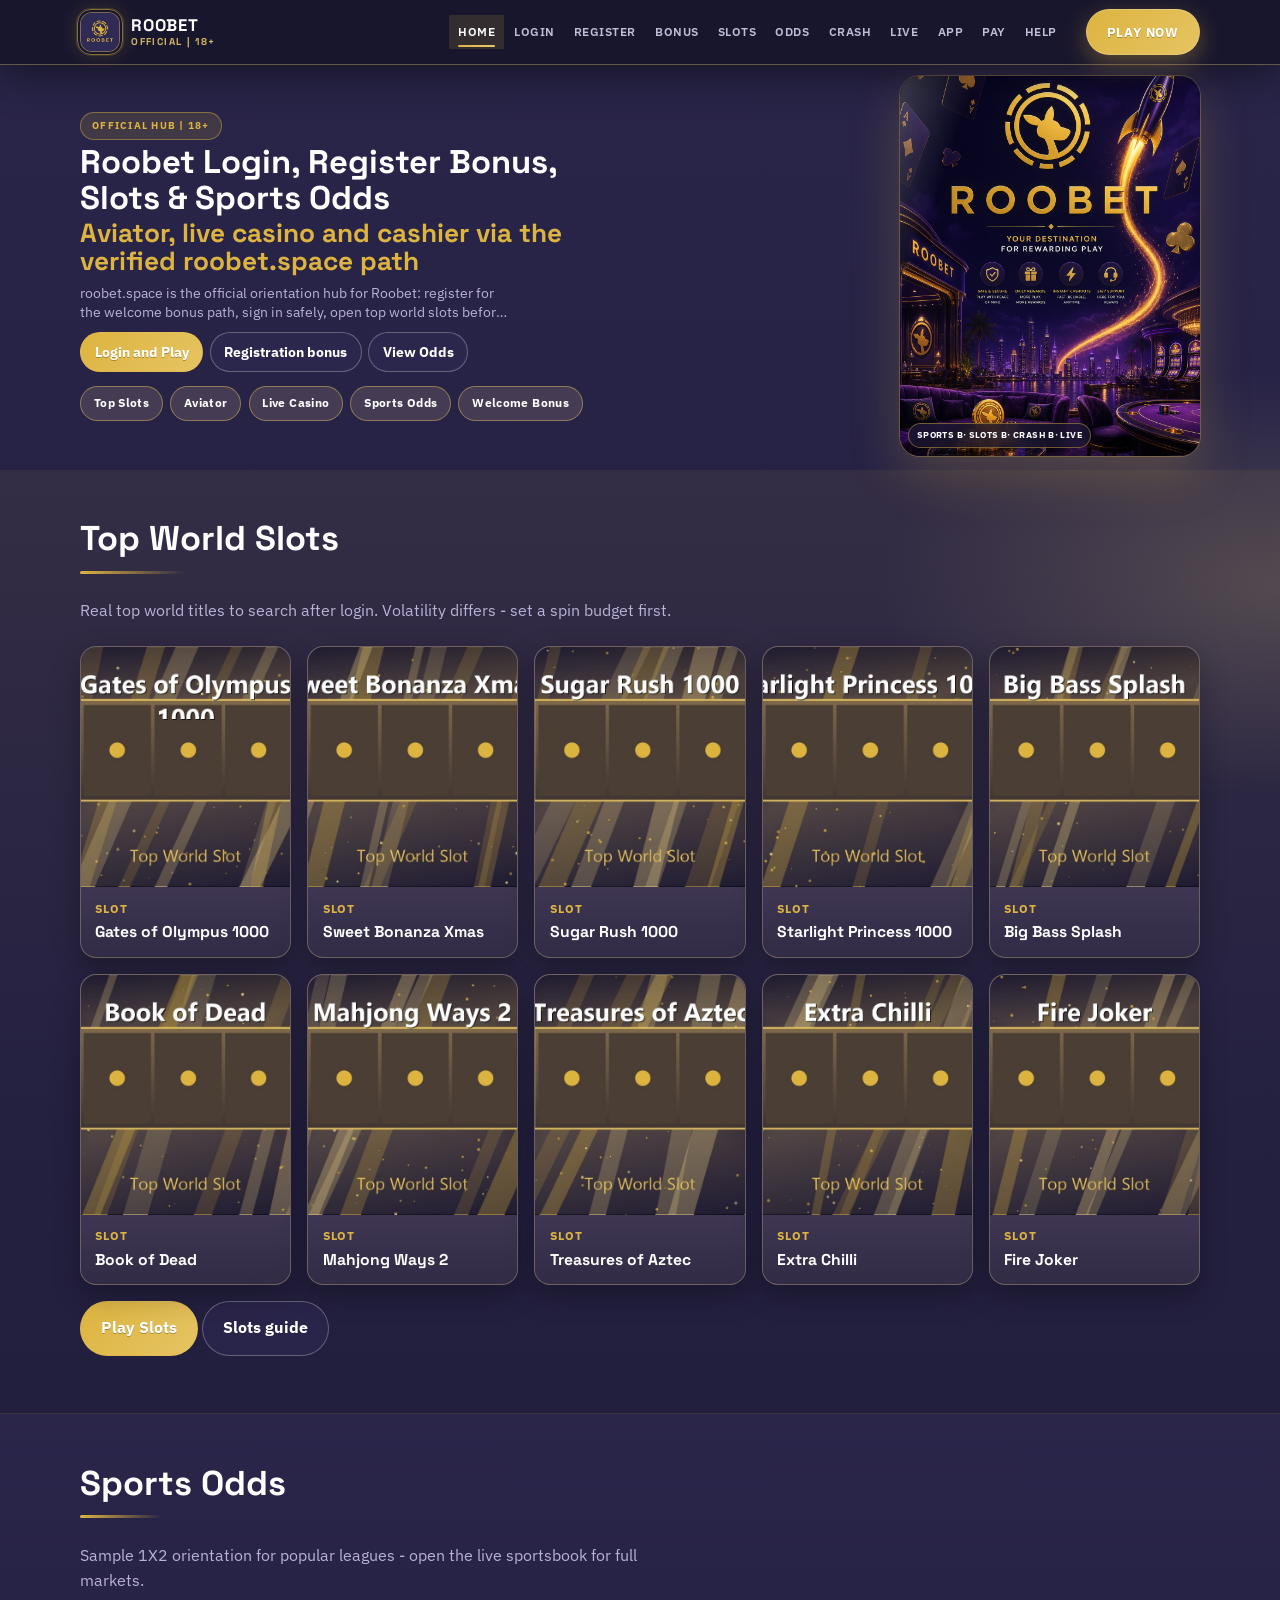
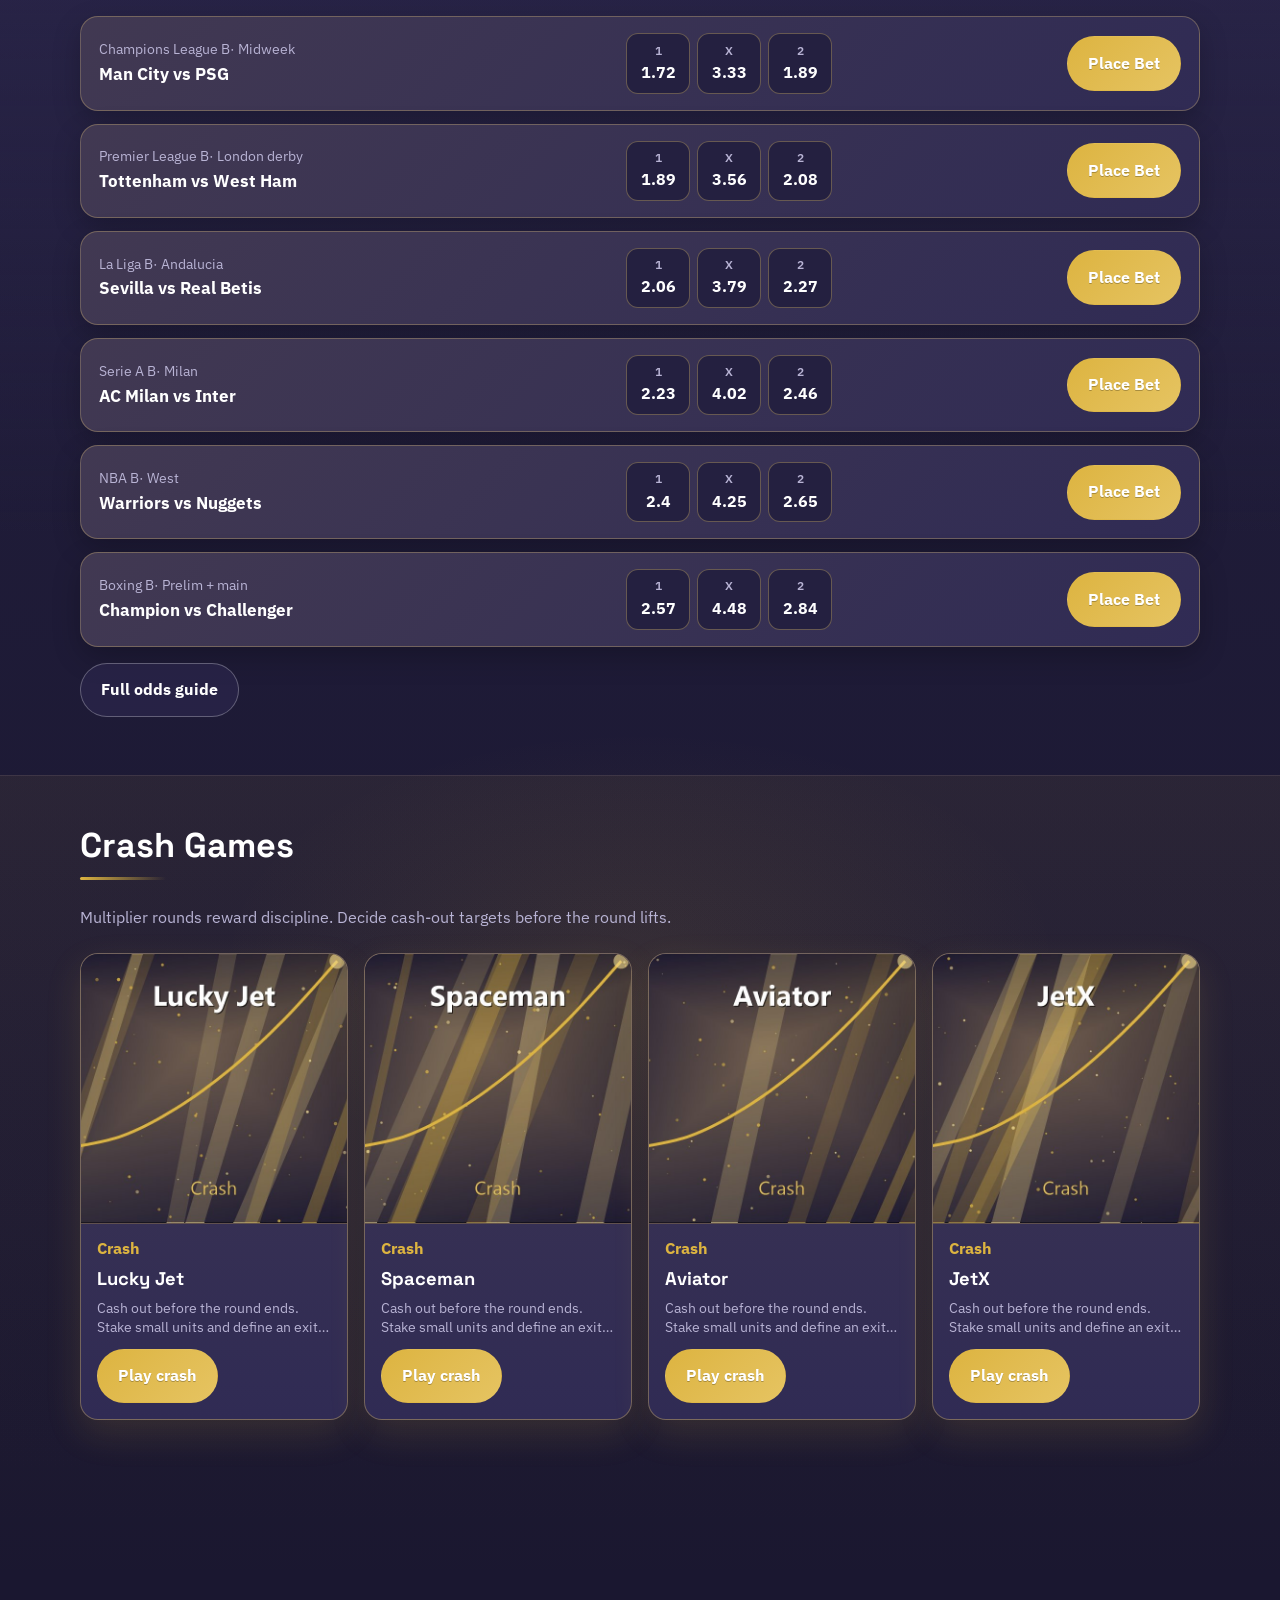
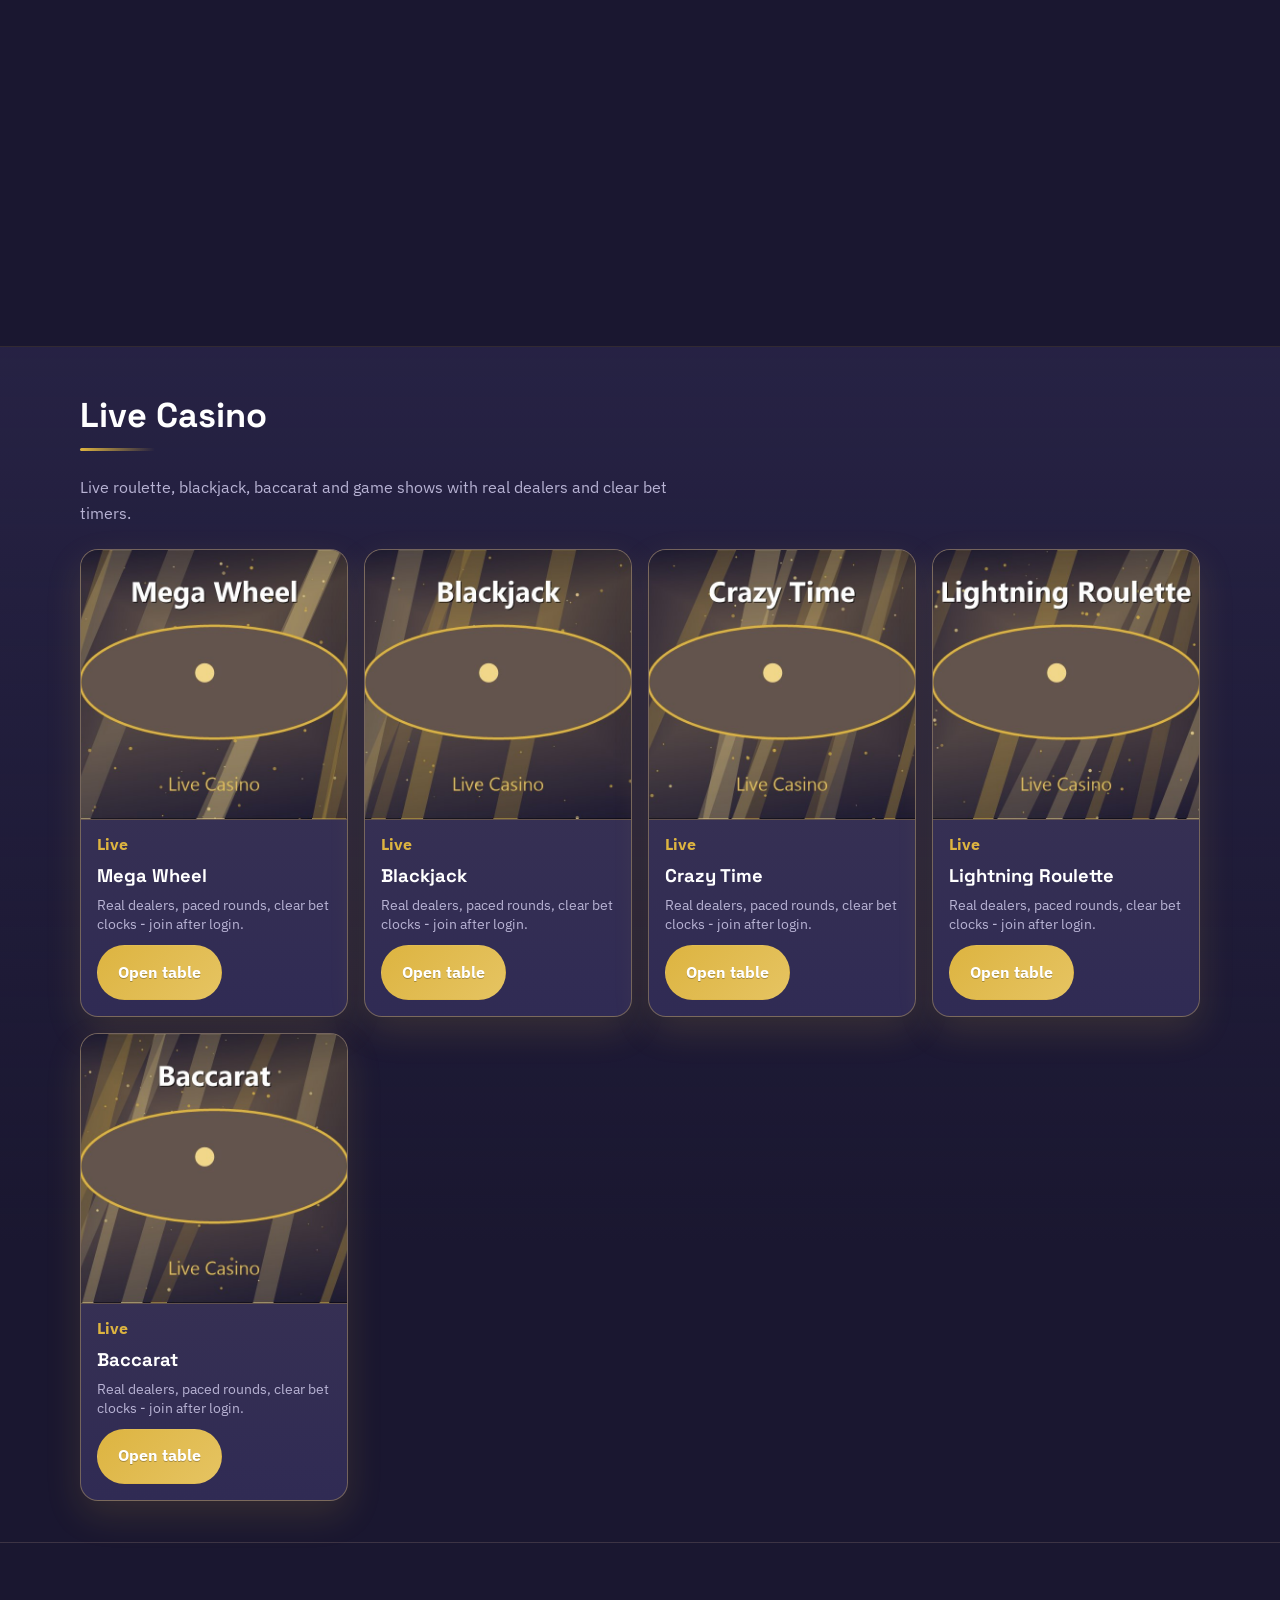
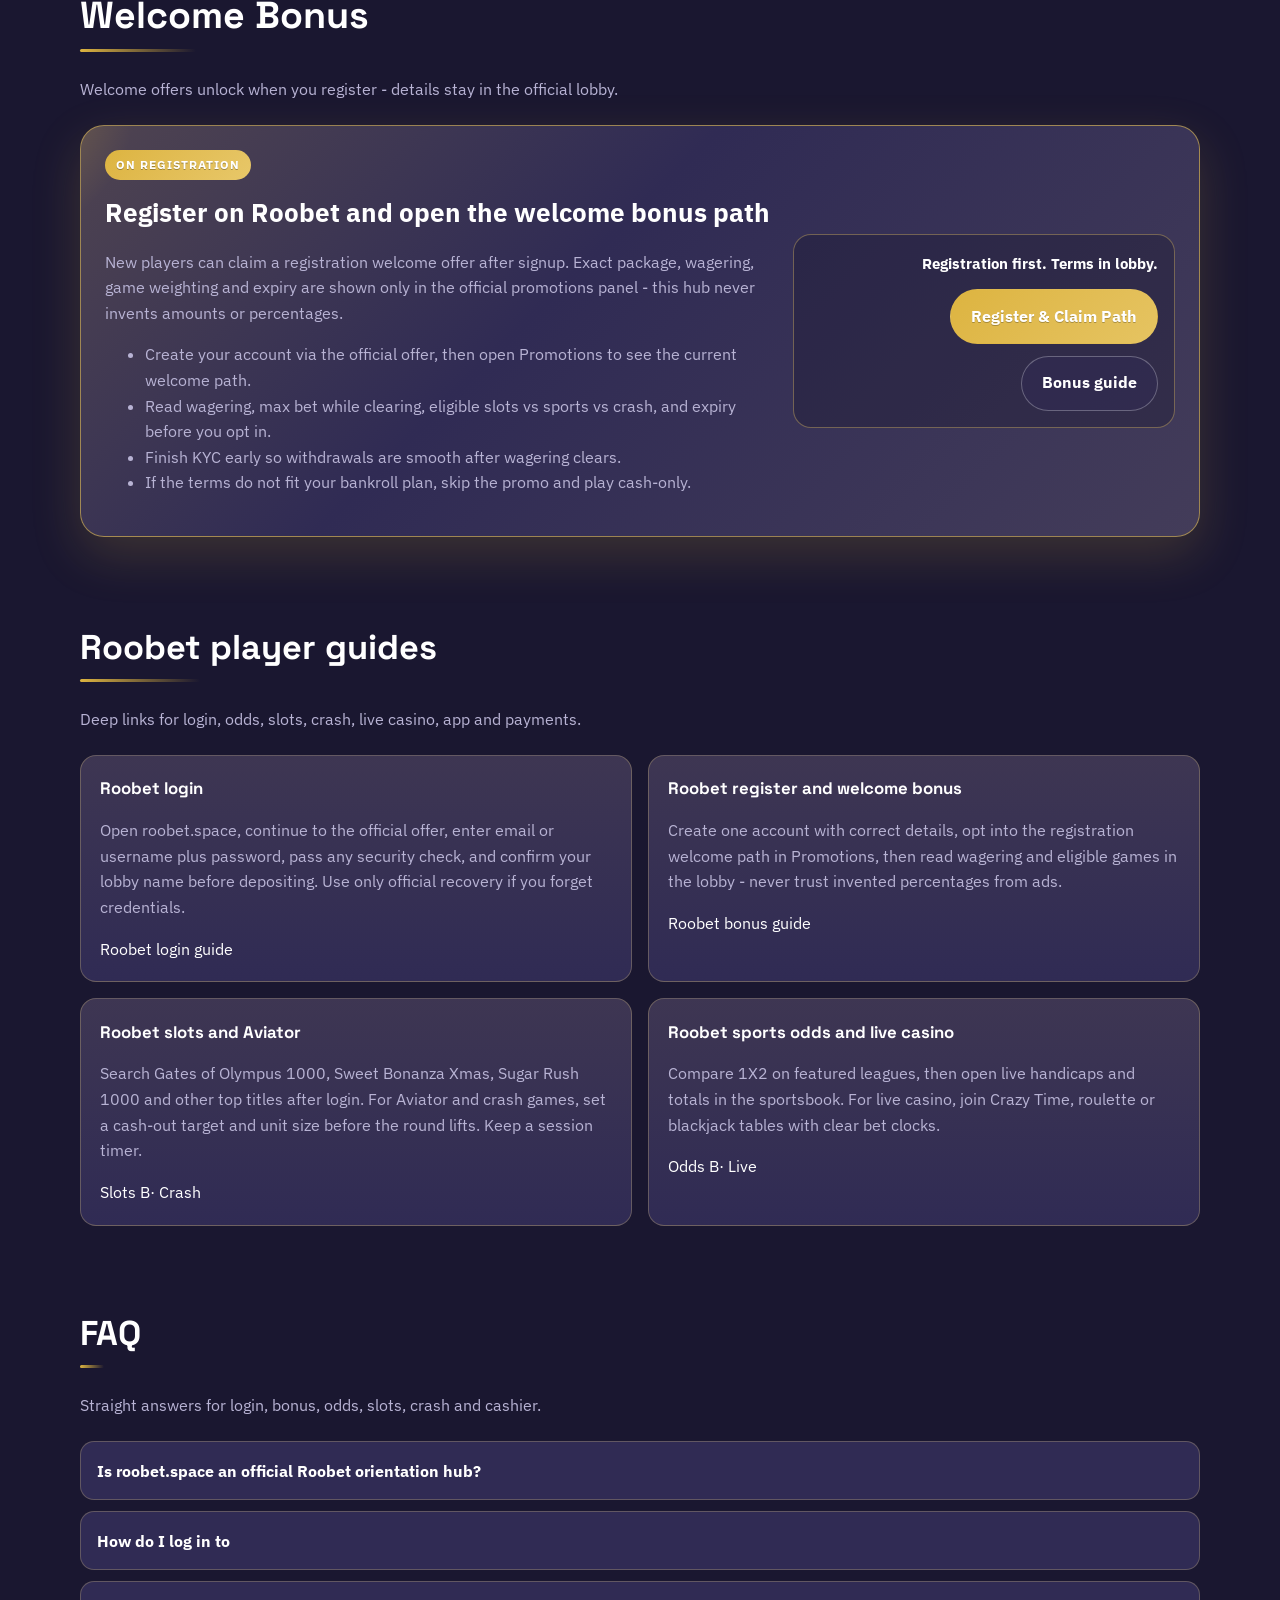
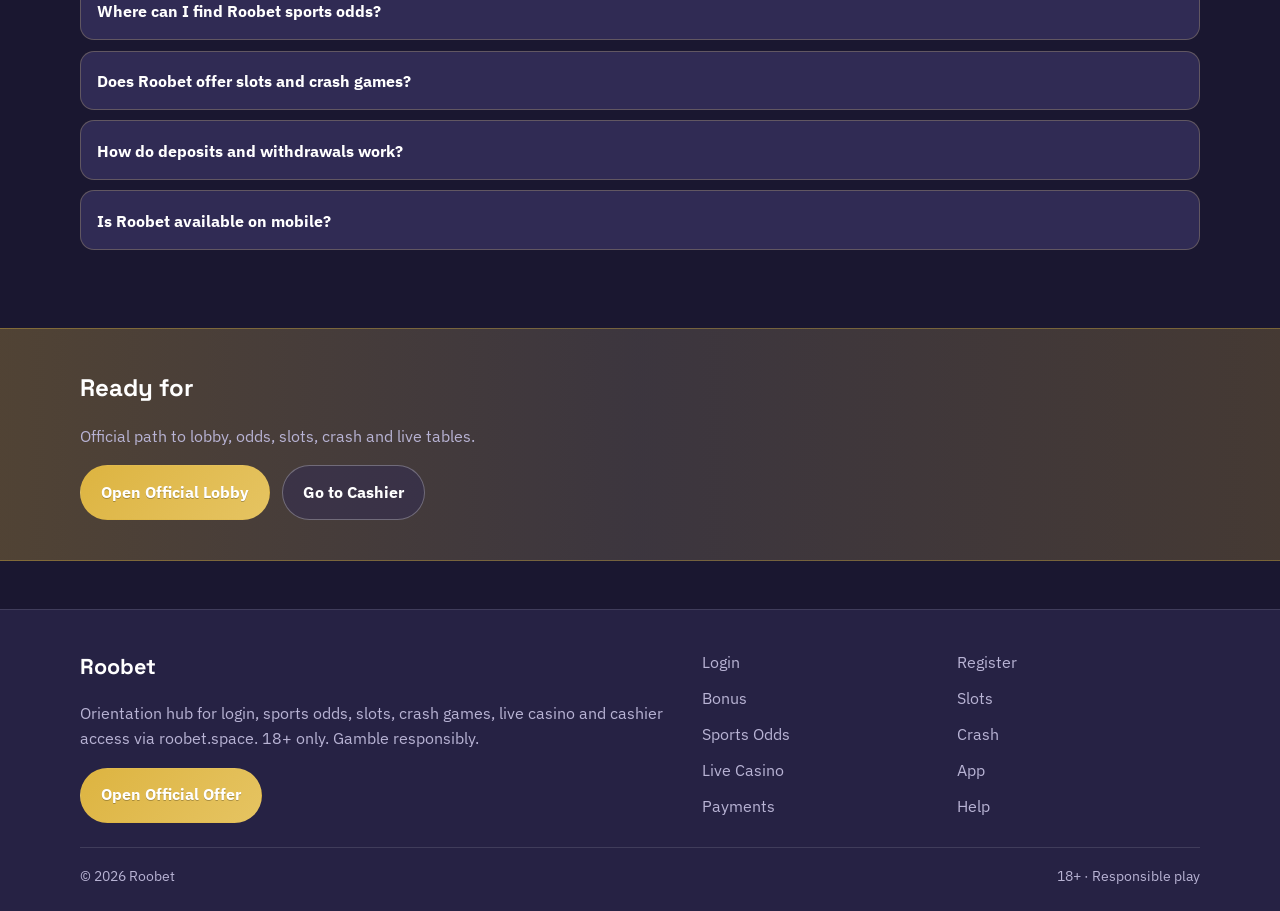
<file: index.html>
<!DOCTYPE html>
<html lang="en">
<head>
<meta charset="utf-8">
<meta name="viewport" content="width=device-width, initial-scale=1">
<title>Roobet Official Login, Register Bonus, Slots, Aviator &amp; Sports Odds | roobet.space</title>
<meta name="description" content="Roobet on roobet.space: official login and register, welcome bonus on signup, top slots (Gates of Olympus 1000, Sweet Bonanza Xmas, Sugar Rush 1000), Aviator crash, live casino and live sports odds. Cashier and app tips. 18+ only.">
<meta name="keywords" content="Roobet, Roobet login, Roobet register, Roobet bonus, Roobet slots, Roobet Aviator, Roobet live casino, Roobet odds, Roobet app, Roobet deposit, Gates of Olympus 1000, Sweet Bonanza Xmas, Sugar Rush 1000, Aviator, crash games, sports betting, roobet.space">
<meta name="robots" content="index,follow,max-image-preview:large">
<link rel="canonical" href="https://roobet.space/">
<meta property="og:type" content="website">
<meta property="og:site_name" content="Roobet">
<meta property="og:title" content="Roobet Official Login, Register Bonus, Slots, Aviator &amp; Sports Odds | roobet.space">
<meta property="og:description" content="Roobet on roobet.space: official login and register, welcome bonus on signup, top slots (Gates of Olympus 1000, Sweet Bonanza Xmas, Sugar Rush 1000), Aviator crash, live casino and live sports odds. Cashier and app tips. 18+ only.">
<meta property="og:url" content="https://roobet.space/">
<meta property="og:image" content="https://roobet.space/assets/og-cover.jpg">
<meta name="twitter:card" content="summary_large_image">
<meta name="twitter:title" content="Roobet Official Login, Register Bonus, Slots, Aviator &amp; Sports Odds | roobet.space">
<meta name="twitter:description" content="Roobet on roobet.space: official login and register, welcome bonus on signup, top slots (Gates of Olympus 1000, Sweet Bonanza Xmas, Sugar Rush 1000), Aviator crash, live casino and live sports odds. Cashier and app tips. 18+ only.">
<meta name="twitter:image" content="https://roobet.space/assets/og-cover.jpg">
<link rel="icon" href="/favicon.png" type="image/png">
<link rel="apple-touch-icon" href="/assets/brand/logo.png">
<link rel="manifest" href="/site.webmanifest">
<link rel="preconnect" href="https://fonts.googleapis.com">
<link rel="preconnect" href="https://fonts.gstatic.com" crossorigin>
<link href="https://fonts.googleapis.com/css2?family=Space+Grotesk:wght@600;700&family=IBM+Plex+Sans:wght@400;600;700&display=swap" rel="stylesheet">
<link rel="stylesheet" href="/css/styles.css">
<script type="application/ld+json">{"@context":"https://schema.org","@type":"FAQPage","url":"https://roobet.space/","mainEntity":[{"@type":"Question","name":"Is roobet.space an official Roobet orientation hub?","acceptedAnswer":{"@type":"Answer","text":"Yes. roobet.space helps you reach Roobet login, sports odds, slots, crash games, live casino and cashier via the verified offer link. Always confirm you land on the live platform after tapping Play."}},{"@type":"Question","name":"How do I log in to ","acceptedAnswer":{"@type":"Answer","text":"Open the official offer from roobet.space, enter your registered email or username and password, complete any security check, then confirm your account name appears in the lobby header."}},{"@type":"Question","name":"Where can I find Roobet sports odds?","acceptedAnswer":{"@type":"Answer","text":"Use the sports / odds section on this hub, then continue to the live Roobet sportsbook for 1X2, handicaps, totals and in-play markets across major leagues."}},{"@type":"Question","name":"Does Roobet offer slots and crash games?","acceptedAnswer":{"@type":"Answer","text":"Yes. Popular slots and crash titles are highlighted here so you can jump straight into the lobby catalog after login. Set a session budget before spinning."}},{"@type":"Question","name":"How do deposits and withdrawals work?","acceptedAnswer":{"@type":"Answer","text":"Fund via the cashier after login, complete KYC early if prompted, and use the same verified methods for withdrawals. Keep billing details consistent with your profile."}},{"@type":"Question","name":"Is Roobet available on mobile?","acceptedAnswer":{"@type":"Answer","text":"One account works on phone and desktop browsers. Prefer a stable connection, avoid shared devices, and log out after cash sessions on borrowed phones."}}]}</script>
</head>
<body class="layout-3 home">
<header class="site-header" id="siteHeader">
<div class="wrap header-bar">
<a class="brand" href="/" aria-label="Roobet home">
<span class="brand-mark"><img src="/assets/brand/logo.png" alt="Roobet logo" width="40" height="40"></span>
<span class="brand-copy"><span class="brand-name">Roobet</span><span class="brand-tag">Official | 18+</span></span>
</a>
<button class="nav-toggle" id="navToggle" aria-expanded="false" aria-controls="siteNav" type="button" aria-label="Open menu"><span></span><span></span><span></span></button>
<nav class="site-nav" id="siteNav" aria-label="Primary"><a class="nav-link is-active" href="/">Home</a><a class="nav-link" href="/roo-sign-in.html">Login</a><a class="nav-link" href="/roo-create.html">Register</a><a class="nav-link" href="/roo-boost.html">Bonus</a><a class="nav-link" href="/roo-slots.html">Slots</a><a class="nav-link" href="/roo-odds.html">Odds</a><a class="nav-link" href="/roo-crash.html">Crash</a><a class="nav-link" href="/roo-live.html">Live</a><a class="nav-link" href="/roo-app.html">App</a><a class="nav-link" href="/roo-wallet.html">Pay</a><a class="nav-link" href="/roo-help.html">Help</a></nav>
<a class="btn btn-accent header-cta" href="https://martell892.online/Mt5KgdtF?sub_id_1=roobet.space" rel="nofollow sponsored noopener" target="_blank">Play Now</a>
</div>
</header>
<section class="hero"><div class="wrap"><div class="hero-shell">
<div class="hero-copy reveal">
<div class="eyebrow eyebrow-pill">Official hub | 18+</div>
<h1>Roobet Login, Register Bonus, Slots &amp; Sports Odds<span>Aviator, live casino and cashier via the verified roobet.space path</span></h1>
<p class="lead">roobet.space is the official orientation hub for Roobet: register for the welcome bonus path, sign in safely, open top world slots before sports markets, play Aviator-style crash, join live tables, and use cashier without fake mirrors. Clear product paths for real players.</p>
<div class="cta-row">
<a class="btn btn-accent" href="https://martell892.online/Mt5KgdtF?sub_id_1=roobet.space" rel="nofollow sponsored noopener" target="_blank">Login and Play</a>
<a class="btn btn-ghost" href="/roo-boost.html">Registration bonus</a>
<a class="btn btn-ghost" href="/roo-odds.html">View Odds</a>
</div>
<div class="hero-chips" aria-label="Quick links">
<a class="chip chip-hot" href="#slots">Top Slots</a>
<a class="chip chip-hot" href="#crash">Aviator</a>
<a class="chip chip-hot" href="#live">Live Casino</a>
<a class="chip chip-hot" href="#odds">Sports Odds</a>
<a class="chip chip-hot" href="#bonus">Welcome Bonus</a>
</div>
</div>
<div class="hero-visual hero-stage reveal" aria-label="Roobet sports and betting">
<div class="hero-glow" aria-hidden="true"></div>
<img class="hero-img" src="/assets/hero.jpg" alt="Roobet sports betting and casino" width="768" height="1024" loading="eager">
<div class="hero-shine" aria-hidden="true"></div>
<div class="hero-badge">Sports В· Slots В· Crash В· Live</div>
</div>
</div></div></section>
<section class="section section-hot" id="slots"><div class="wrap">
<div class="section-head"><h2>Top World Slots</h2><p class="mute">Real top world titles to search after login. Volatility differs - set a spin budget first.</p></div>
<div class="card-grid"><article class="game-card"><a class="js-offer-card" href="https://martell892.online/Mt5KgdtF?sub_id_1=roobet.space" rel="nofollow sponsored noopener" target="_blank"><img src="/assets/slots/slot-01.jpg" alt="Gates of Olympus 1000" width="320" height="240" loading="lazy"><div class="card-meta"><div class="tag">Slot</div><h3>Gates of Olympus 1000</h3></div></a></article><article class="game-card"><a class="js-offer-card" href="https://martell892.online/Mt5KgdtF?sub_id_1=roobet.space" rel="nofollow sponsored noopener" target="_blank"><img src="/assets/slots/slot-02.jpg" alt="Sweet Bonanza Xmas" width="320" height="240" loading="lazy"><div class="card-meta"><div class="tag">Slot</div><h3>Sweet Bonanza Xmas</h3></div></a></article><article class="game-card"><a class="js-offer-card" href="https://martell892.online/Mt5KgdtF?sub_id_1=roobet.space" rel="nofollow sponsored noopener" target="_blank"><img src="/assets/slots/slot-03.jpg" alt="Sugar Rush 1000" width="320" height="240" loading="lazy"><div class="card-meta"><div class="tag">Slot</div><h3>Sugar Rush 1000</h3></div></a></article><article class="game-card"><a class="js-offer-card" href="https://martell892.online/Mt5KgdtF?sub_id_1=roobet.space" rel="nofollow sponsored noopener" target="_blank"><img src="/assets/slots/slot-04.jpg" alt="Starlight Princess 1000" width="320" height="240" loading="lazy"><div class="card-meta"><div class="tag">Slot</div><h3>Starlight Princess 1000</h3></div></a></article><article class="game-card"><a class="js-offer-card" href="https://martell892.online/Mt5KgdtF?sub_id_1=roobet.space" rel="nofollow sponsored noopener" target="_blank"><img src="/assets/slots/slot-05.jpg" alt="Big Bass Splash" width="320" height="240" loading="lazy"><div class="card-meta"><div class="tag">Slot</div><h3>Big Bass Splash</h3></div></a></article><article class="game-card"><a class="js-offer-card" href="https://martell892.online/Mt5KgdtF?sub_id_1=roobet.space" rel="nofollow sponsored noopener" target="_blank"><img src="/assets/slots/slot-06.jpg" alt="Book of Dead" width="320" height="240" loading="lazy"><div class="card-meta"><div class="tag">Slot</div><h3>Book of Dead</h3></div></a></article><article class="game-card"><a class="js-offer-card" href="https://martell892.online/Mt5KgdtF?sub_id_1=roobet.space" rel="nofollow sponsored noopener" target="_blank"><img src="/assets/slots/slot-07.jpg" alt="Mahjong Ways 2" width="320" height="240" loading="lazy"><div class="card-meta"><div class="tag">Slot</div><h3>Mahjong Ways 2</h3></div></a></article><article class="game-card"><a class="js-offer-card" href="https://martell892.online/Mt5KgdtF?sub_id_1=roobet.space" rel="nofollow sponsored noopener" target="_blank"><img src="/assets/slots/slot-08.jpg" alt="Treasures of Aztec" width="320" height="240" loading="lazy"><div class="card-meta"><div class="tag">Slot</div><h3>Treasures of Aztec</h3></div></a></article><article class="game-card"><a class="js-offer-card" href="https://martell892.online/Mt5KgdtF?sub_id_1=roobet.space" rel="nofollow sponsored noopener" target="_blank"><img src="/assets/slots/slot-09.jpg" alt="Extra Chilli" width="320" height="240" loading="lazy"><div class="card-meta"><div class="tag">Slot</div><h3>Extra Chilli</h3></div></a></article><article class="game-card"><a class="js-offer-card" href="https://martell892.online/Mt5KgdtF?sub_id_1=roobet.space" rel="nofollow sponsored noopener" target="_blank"><img src="/assets/slots/slot-10.jpg" alt="Fire Joker" width="320" height="240" loading="lazy"><div class="card-meta"><div class="tag">Slot</div><h3>Fire Joker</h3></div></a></article></div>
<p style="margin-top:1rem"><a class="btn btn-accent" href="https://martell892.online/Mt5KgdtF?sub_id_1=roobet.space" rel="nofollow sponsored noopener" target="_blank">Play Slots</a>
<a class="btn btn-ghost" href="/roo-slots.html">Slots guide</a></p>
</div></section>
<section class="section section-alt" id="odds"><div class="wrap">
<div class="section-head"><h2>Sports Odds</h2><p class="mute">Sample 1X2 orientation for popular leagues - open the live sportsbook for full markets.</p></div>
<div class="odds-board"><article class="odds-row">
<div><div class="odds-meta">Champions League В· Midweek</div>
<div class="odds-match">Man City vs PSG</div></div>
<div class="odds-prices"><div class="price"><small>1</small>1.72</div><div class="price"><small>X</small>3.33</div><div class="price"><small>2</small>1.89</div></div>
<a class="btn btn-accent" href="https://martell892.online/Mt5KgdtF?sub_id_1=roobet.space" rel="nofollow sponsored noopener" target="_blank">Place Bet</a>
</article>
<article class="odds-row">
<div><div class="odds-meta">Premier League В· London derby</div>
<div class="odds-match">Tottenham vs West Ham</div></div>
<div class="odds-prices"><div class="price"><small>1</small>1.89</div><div class="price"><small>X</small>3.56</div><div class="price"><small>2</small>2.08</div></div>
<a class="btn btn-accent" href="https://martell892.online/Mt5KgdtF?sub_id_1=roobet.space" rel="nofollow sponsored noopener" target="_blank">Place Bet</a>
</article>
<article class="odds-row">
<div><div class="odds-meta">La Liga В· Andalucia</div>
<div class="odds-match">Sevilla vs Real Betis</div></div>
<div class="odds-prices"><div class="price"><small>1</small>2.06</div><div class="price"><small>X</small>3.79</div><div class="price"><small>2</small>2.27</div></div>
<a class="btn btn-accent" href="https://martell892.online/Mt5KgdtF?sub_id_1=roobet.space" rel="nofollow sponsored noopener" target="_blank">Place Bet</a>
</article>
<article class="odds-row">
<div><div class="odds-meta">Serie A В· Milan</div>
<div class="odds-match">AC Milan vs Inter</div></div>
<div class="odds-prices"><div class="price"><small>1</small>2.23</div><div class="price"><small>X</small>4.02</div><div class="price"><small>2</small>2.46</div></div>
<a class="btn btn-accent" href="https://martell892.online/Mt5KgdtF?sub_id_1=roobet.space" rel="nofollow sponsored noopener" target="_blank">Place Bet</a>
</article>
<article class="odds-row">
<div><div class="odds-meta">NBA В· West</div>
<div class="odds-match">Warriors vs Nuggets</div></div>
<div class="odds-prices"><div class="price"><small>1</small>2.4</div><div class="price"><small>X</small>4.25</div><div class="price"><small>2</small>2.65</div></div>
<a class="btn btn-accent" href="https://martell892.online/Mt5KgdtF?sub_id_1=roobet.space" rel="nofollow sponsored noopener" target="_blank">Place Bet</a>
</article>
<article class="odds-row">
<div><div class="odds-meta">Boxing В· Prelim + main</div>
<div class="odds-match">Champion vs Challenger</div></div>
<div class="odds-prices"><div class="price"><small>1</small>2.57</div><div class="price"><small>X</small>4.48</div><div class="price"><small>2</small>2.84</div></div>
<a class="btn btn-accent" href="https://martell892.online/Mt5KgdtF?sub_id_1=roobet.space" rel="nofollow sponsored noopener" target="_blank">Place Bet</a>
</article></div>
<p style="margin-top:1rem"><a class="btn btn-ghost" href="/roo-odds.html">Full odds guide</a></p>
</div></section>
<section class="section section-hot" id="crash"><div class="wrap">
<div class="section-head"><h2>Crash Games</h2><p class="mute">Multiplier rounds reward discipline. Decide cash-out targets before the round lifts.</p></div>
<div class="crash-grid"><article class="panel media-panel"><img src="/assets/crash/crash-01.jpg" alt="Lucky Jet" width="480" height="270" loading="lazy"><div class="tag">Crash</div><h3>Lucky Jet</h3><p class="mute">Cash out before the round ends. Stake small units and define an exit multiplier first.</p><a class="btn btn-accent" href="https://martell892.online/Mt5KgdtF?sub_id_1=roobet.space" rel="nofollow sponsored noopener" target="_blank">Play crash</a></article><article class="panel media-panel"><img src="/assets/crash/crash-02.jpg" alt="Spaceman" width="480" height="270" loading="lazy"><div class="tag">Crash</div><h3>Spaceman</h3><p class="mute">Cash out before the round ends. Stake small units and define an exit multiplier first.</p><a class="btn btn-accent" href="https://martell892.online/Mt5KgdtF?sub_id_1=roobet.space" rel="nofollow sponsored noopener" target="_blank">Play crash</a></article><article class="panel media-panel"><img src="/assets/crash/crash-03.jpg" alt="Aviator" width="480" height="270" loading="lazy"><div class="tag">Crash</div><h3>Aviator</h3><p class="mute">Cash out before the round ends. Stake small units and define an exit multiplier first.</p><a class="btn btn-accent" href="https://martell892.online/Mt5KgdtF?sub_id_1=roobet.space" rel="nofollow sponsored noopener" target="_blank">Play crash</a></article><article class="panel media-panel"><img src="/assets/crash/crash-04.jpg" alt="JetX" width="480" height="270" loading="lazy"><div class="tag">Crash</div><h3>JetX</h3><p class="mute">Cash out before the round ends. Stake small units and define an exit multiplier first.</p><a class="btn btn-accent" href="https://martell892.online/Mt5KgdtF?sub_id_1=roobet.space" rel="nofollow sponsored noopener" target="_blank">Play crash</a></article><article class="panel media-panel"><img src="/assets/crash/crash-05.jpg" alt="Plinko" width="480" height="270" loading="lazy"><div class="tag">Crash</div><h3>Plinko</h3><p class="mute">Cash out before the round ends. Stake small units and define an exit multiplier first.</p><a class="btn btn-accent" href="https://martell892.online/Mt5KgdtF?sub_id_1=roobet.space" rel="nofollow sponsored noopener" target="_blank">Play crash</a></article><article class="panel media-panel"><img src="/assets/crash/crash-06.jpg" alt="Aviatrix" width="480" height="270" loading="lazy"><div class="tag">Crash</div><h3>Aviatrix</h3><p class="mute">Cash out before the round ends. Stake small units and define an exit multiplier first.</p><a class="btn btn-accent" href="https://martell892.online/Mt5KgdtF?sub_id_1=roobet.space" rel="nofollow sponsored noopener" target="_blank">Play crash</a></article><article class="panel media-panel"><img src="/assets/crash/crash-07.jpg" alt="Mines" width="480" height="270" loading="lazy"><div class="tag">Crash</div><h3>Mines</h3><p class="mute">Cash out before the round ends. Stake small units and define an exit multiplier first.</p><a class="btn btn-accent" href="https://martell892.online/Mt5KgdtF?sub_id_1=roobet.space" rel="nofollow sponsored noopener" target="_blank">Play crash</a></article></div>
</div></section>
<section class="section section-alt" id="live"><div class="wrap">
<div class="section-head"><h2>Live Casino</h2><p class="mute">Live roulette, blackjack, baccarat and game shows with real dealers and clear bet timers.</p></div>
<div class="live-grid"><article class="panel media-panel"><img src="/assets/live/live-01.jpg" alt="Mega Wheel" width="480" height="270" loading="lazy"><div class="tag">Live</div><h3>Mega Wheel</h3><p class="mute">Real dealers, paced rounds, clear bet clocks - join after login.</p><a class="btn btn-accent" href="https://martell892.online/Mt5KgdtF?sub_id_1=roobet.space" rel="nofollow sponsored noopener" target="_blank">Open table</a></article><article class="panel media-panel"><img src="/assets/live/live-02.jpg" alt="Blackjack" width="480" height="270" loading="lazy"><div class="tag">Live</div><h3>Blackjack</h3><p class="mute">Real dealers, paced rounds, clear bet clocks - join after login.</p><a class="btn btn-accent" href="https://martell892.online/Mt5KgdtF?sub_id_1=roobet.space" rel="nofollow sponsored noopener" target="_blank">Open table</a></article><article class="panel media-panel"><img src="/assets/live/live-03.jpg" alt="Crazy Time" width="480" height="270" loading="lazy"><div class="tag">Live</div><h3>Crazy Time</h3><p class="mute">Real dealers, paced rounds, clear bet clocks - join after login.</p><a class="btn btn-accent" href="https://martell892.online/Mt5KgdtF?sub_id_1=roobet.space" rel="nofollow sponsored noopener" target="_blank">Open table</a></article><article class="panel media-panel"><img src="/assets/live/live-04.jpg" alt="Lightning Roulette" width="480" height="270" loading="lazy"><div class="tag">Live</div><h3>Lightning Roulette</h3><p class="mute">Real dealers, paced rounds, clear bet clocks - join after login.</p><a class="btn btn-accent" href="https://martell892.online/Mt5KgdtF?sub_id_1=roobet.space" rel="nofollow sponsored noopener" target="_blank">Open table</a></article><article class="panel media-panel"><img src="/assets/live/live-05.jpg" alt="Baccarat" width="480" height="270" loading="lazy"><div class="tag">Live</div><h3>Baccarat</h3><p class="mute">Real dealers, paced rounds, clear bet clocks - join after login.</p><a class="btn btn-accent" href="https://martell892.online/Mt5KgdtF?sub_id_1=roobet.space" rel="nofollow sponsored noopener" target="_blank">Open table</a></article></div>
</div></section>
<section class="section bonus-spotlight" id="bonus"><div class="wrap">
<div class="section-head"><h2>Welcome Bonus</h2><p class="mute">Welcome offers unlock when you register - details stay in the official lobby.</p></div>
<div class="bonus-box bonus-box-accent"><div>
<div class="bonus-kicker">On registration</div>
<h3>Register on Roobet and open the welcome bonus path</h3>
<p class="mute">New players can claim a registration welcome offer after signup. Exact package, wagering, game weighting and expiry are shown only in the official promotions panel - this hub never invents amounts or percentages.</p>
<ul class="mute">
<li>Create your account via the official offer, then open Promotions to see the current welcome path.</li>
<li>Read wagering, max bet while clearing, eligible slots vs sports vs crash, and expiry before you opt in.</li>
<li>Finish KYC early so withdrawals are smooth after wagering clears.</li>
<li>If the terms do not fit your bankroll plan, skip the promo and play cash-only.</li>
</ul>
</div>
<div class="bonus-cta-panel">
<p class="bonus-cta-note">Registration first. Terms in lobby.</p>
<div class="cta-row" style="justify-content:flex-end">
<a class="btn btn-accent" href="https://martell892.online/Mt5KgdtF?sub_id_1=roobet.space" rel="nofollow sponsored noopener" target="_blank">Register &amp; Claim Path</a>
<a class="btn btn-ghost" href="/roo-boost.html">Bonus guide</a>
</div>
</div></div></div></section>
<section class="section" id="seo"><div class="wrap">
<div class="section-head"><h2>Roobet player guides</h2><p class="mute">Deep links for login, odds, slots, crash, live casino, app and payments.</p></div>
<div class="seo-stack"><article class="seo-card"><h3>Roobet login</h3><p class="mute">Open roobet.space, continue to the official offer, enter email or username plus password, pass any security check, and confirm your lobby name before depositing. Use only official recovery if you forget credentials.</p><a href="/roo-sign-in.html">Roobet login guide</a></article>
<article class="seo-card"><h3>Roobet register and welcome bonus</h3><p class="mute">Create one account with correct details, opt into the registration welcome path in Promotions, then read wagering and eligible games in the lobby - never trust invented percentages from ads.</p><a href="/roo-boost.html">Roobet bonus guide</a></article>
<article class="seo-card"><h3>Roobet slots and Aviator</h3><p class="mute">Search Gates of Olympus 1000, Sweet Bonanza Xmas, Sugar Rush 1000 and other top titles after login. For Aviator and crash games, set a cash-out target and unit size before the round lifts. Keep a session timer.</p><a href="/roo-slots.html">Slots</a> В· <a href="/roo-crash.html">Crash</a></article>
<article class="seo-card"><h3>Roobet sports odds and live casino</h3><p class="mute">Compare 1X2 on featured leagues, then open live handicaps and totals in the sportsbook. For live casino, join Crazy Time, roulette or blackjack tables with clear bet clocks.</p><a href="/roo-odds.html">Odds</a> В· <a href="/roo-live.html">Live</a></article></div>
</div></section>
<section class="faq wrap" id="faq"><div class="section-head"><h2>FAQ</h2><p class="mute">Straight answers for login, bonus, odds, slots, crash and cashier.</p></div><div class="faq-list"><details class="faq-item"><summary>Is roobet.space an official Roobet orientation hub?</summary><p>Yes. roobet.space helps you reach Roobet login, sports odds, slots, crash games, live casino and cashier via the verified offer link. Always confirm you land on the live platform after tapping Play.</p></details><details class="faq-item"><summary>How do I log in to </summary><p>Open the official offer from roobet.space, enter your registered email or username and password, complete any security check, then confirm your account name appears in the lobby header.</p></details><details class="faq-item"><summary>Where can I find Roobet sports odds?</summary><p>Use the sports / odds section on this hub, then continue to the live Roobet sportsbook for 1X2, handicaps, totals and in-play markets across major leagues.</p></details><details class="faq-item"><summary>Does Roobet offer slots and crash games?</summary><p>Yes. Popular slots and crash titles are highlighted here so you can jump straight into the lobby catalog after login. Set a session budget before spinning.</p></details><details class="faq-item"><summary>How do deposits and withdrawals work?</summary><p>Fund via the cashier after login, complete KYC early if prompted, and use the same verified methods for withdrawals. Keep billing details consistent with your profile.</p></details><details class="faq-item"><summary>Is Roobet available on mobile?</summary><p>One account works on phone and desktop browsers. Prefer a stable connection, avoid shared devices, and log out after cash sessions on borrowed phones.</p></details></div></section>
<section class="cta-band"><div class="wrap cta-inner">
<h2>Ready for </h2>
<p class="mute">Official path to lobby, odds, slots, crash and live tables.</p>
<div class="cta-row">
<a class="btn btn-accent" href="https://martell892.online/Mt5KgdtF?sub_id_1=roobet.space" rel="nofollow sponsored noopener" target="_blank">Open Official Lobby</a>
<a class="btn btn-ghost" href="https://martell892.online/Mt5KgdtF?sub_id_1=roobet.space" rel="nofollow sponsored noopener" target="_blank">Go to Cashier</a>
</div></div></section>
<footer class="site-footer">
<div class="wrap footer-grid">
<div>
<div class="footer-brand">Roobet</div>
<p class="mute">Orientation hub for login, sports odds, slots, crash games, live casino and cashier access via roobet.space. 18+ only. Gamble responsibly.</p>
<a class="btn btn-accent" href="https://martell892.online/Mt5KgdtF?sub_id_1=roobet.space" rel="nofollow sponsored noopener" target="_blank">Open Official Offer</a>
</div>
<div class="footer-links"><a href="/roo-sign-in.html">Login</a><a href="/roo-create.html">Register</a><a href="/roo-boost.html">Bonus</a><a href="/roo-slots.html">Slots</a><a href="/roo-odds.html">Sports Odds</a><a href="/roo-crash.html">Crash</a><a href="/roo-live.html">Live Casino</a><a href="/roo-app.html">App</a><a href="/roo-wallet.html">Payments</a><a href="/roo-help.html">Help</a></div>
</div>
<div class="wrap footer-base"><span>&copy; 2026 Roobet</span><span>18+ &middot; Responsible play</span></div>
</footer>
<script src="/js/main.js"></script>
</body>
</html>
</file>
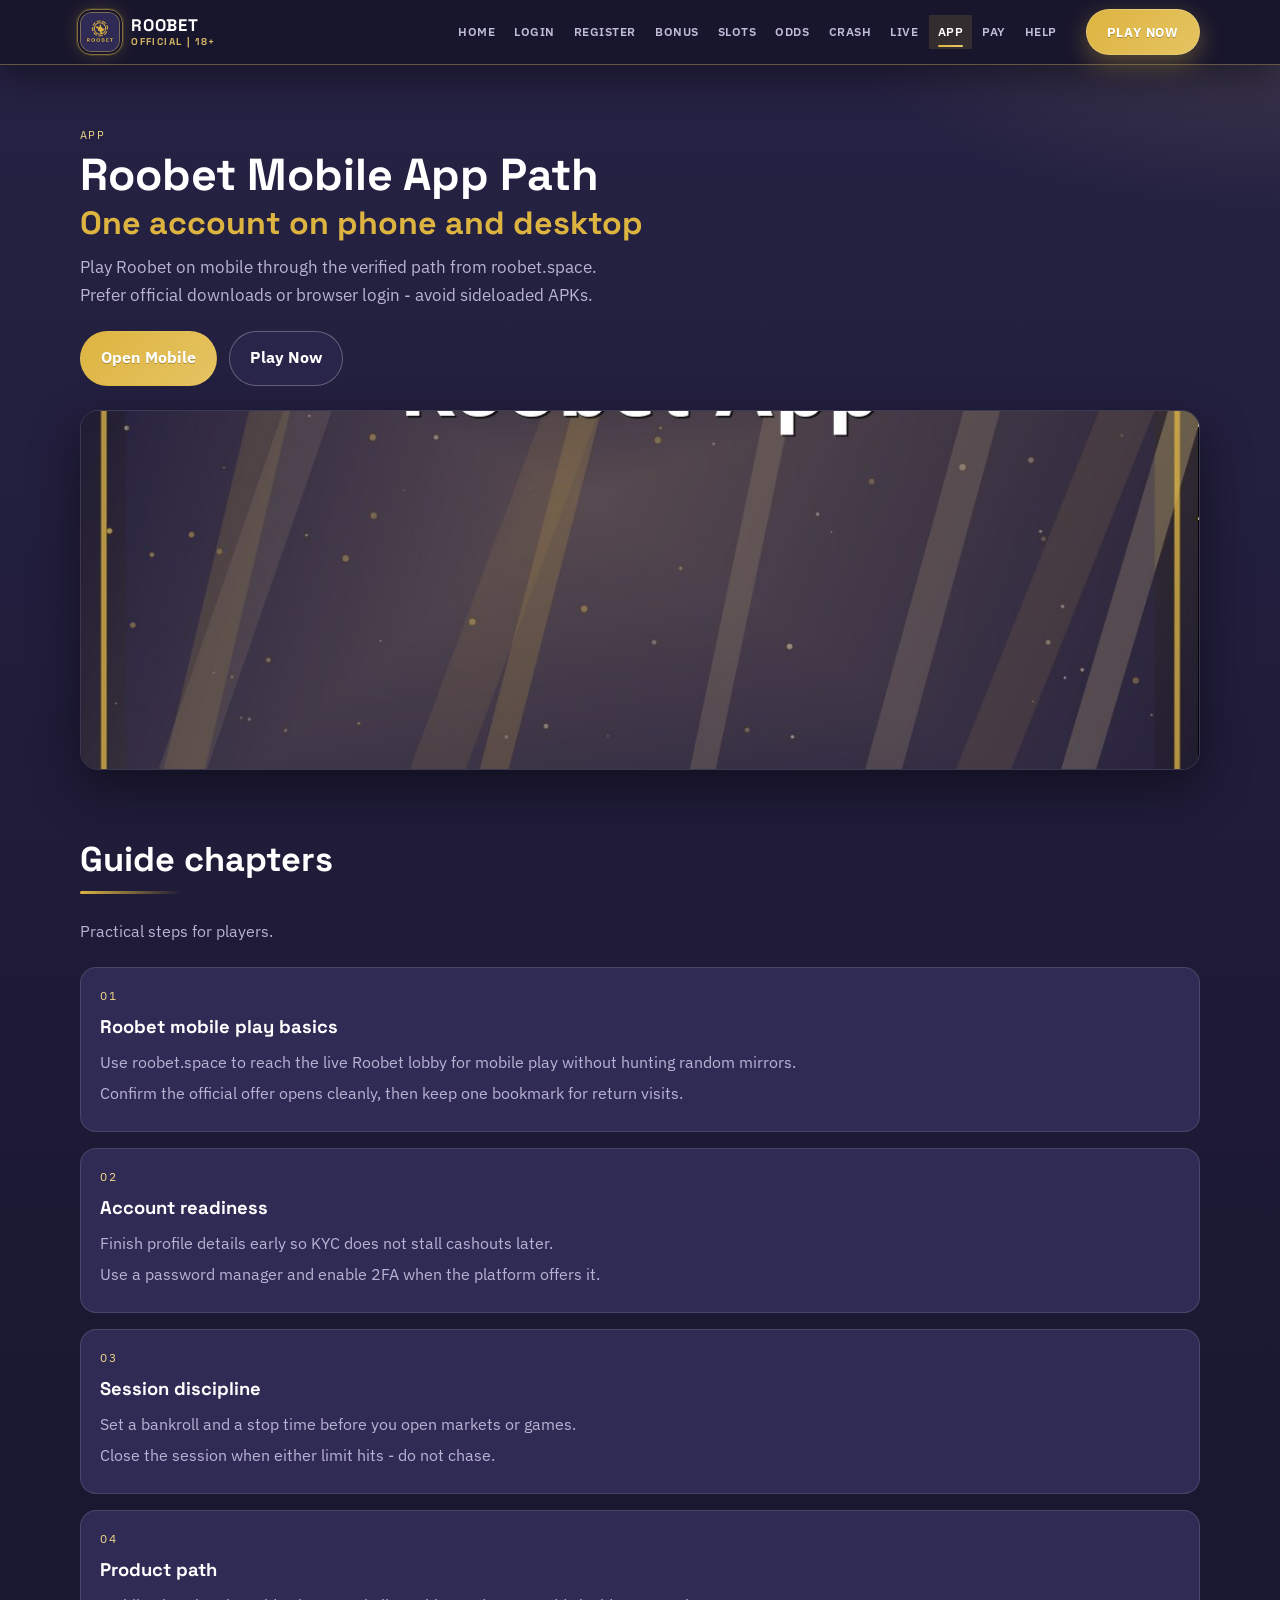
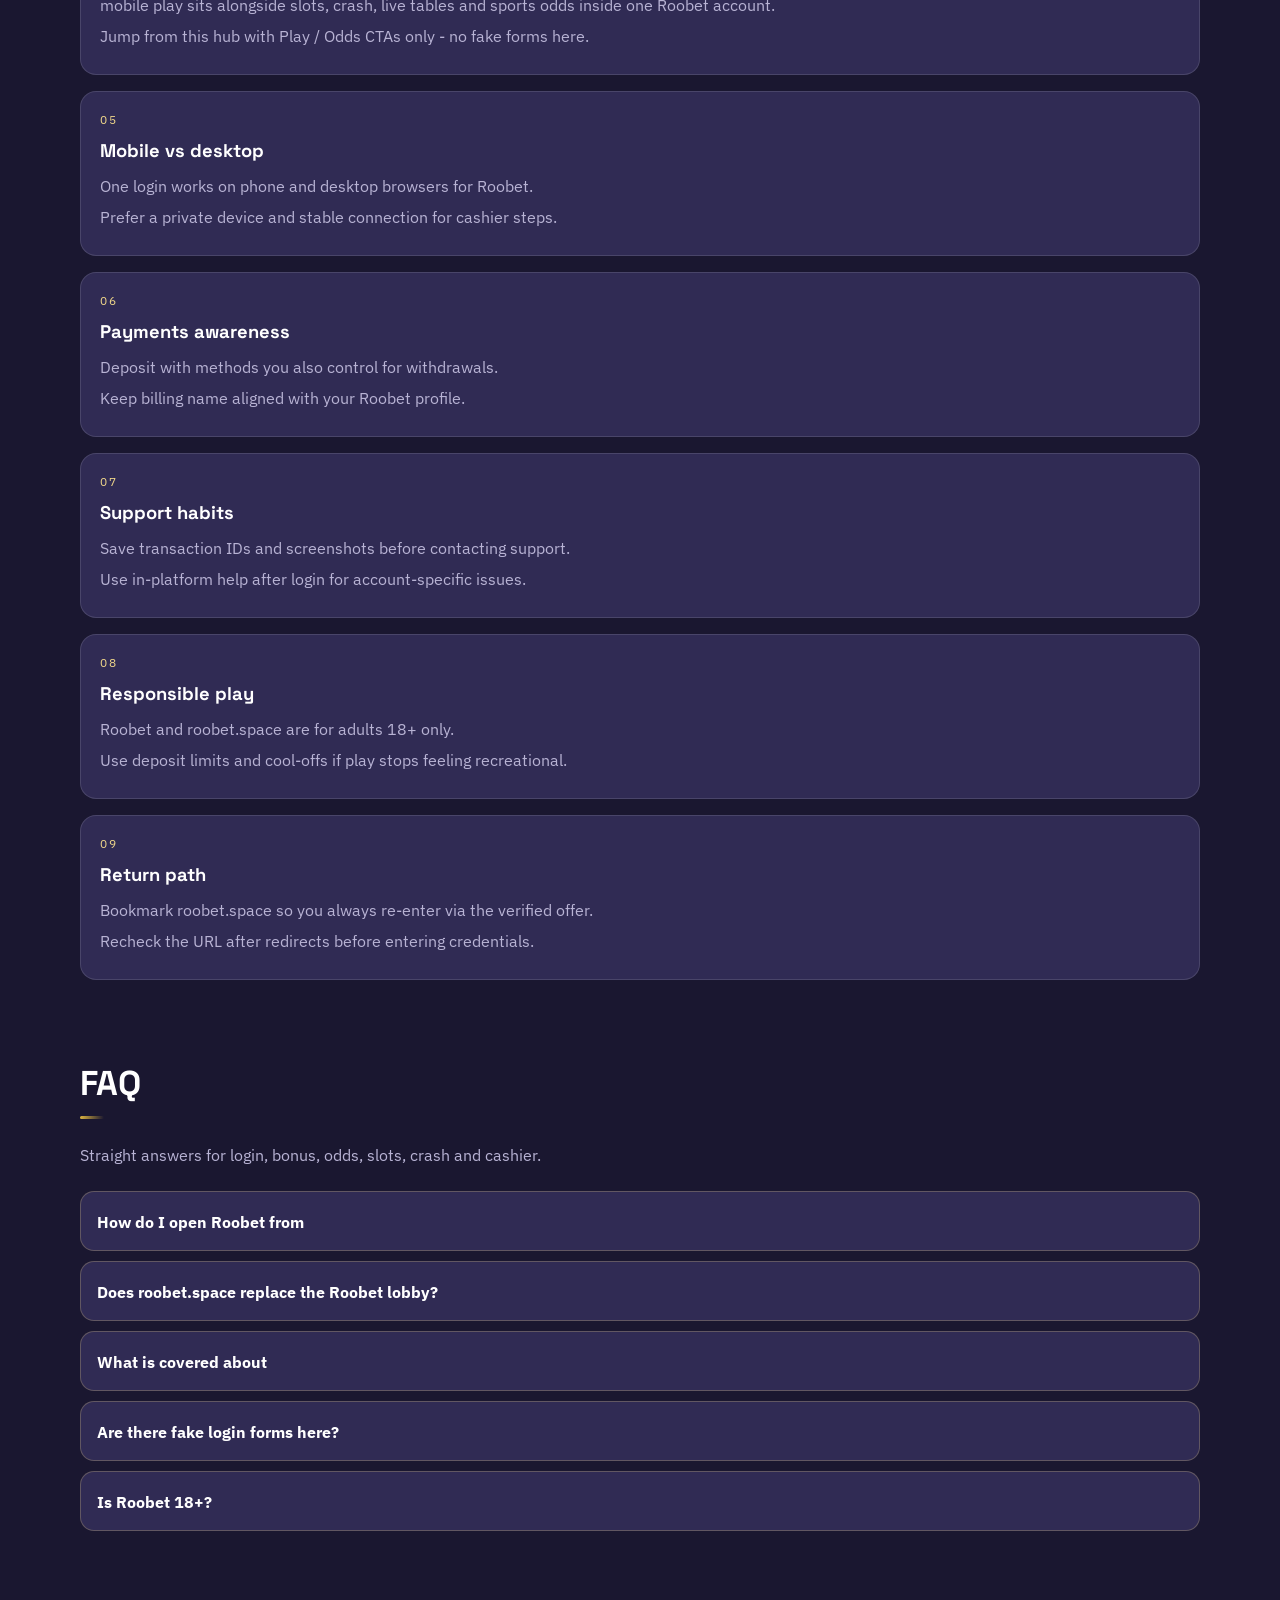
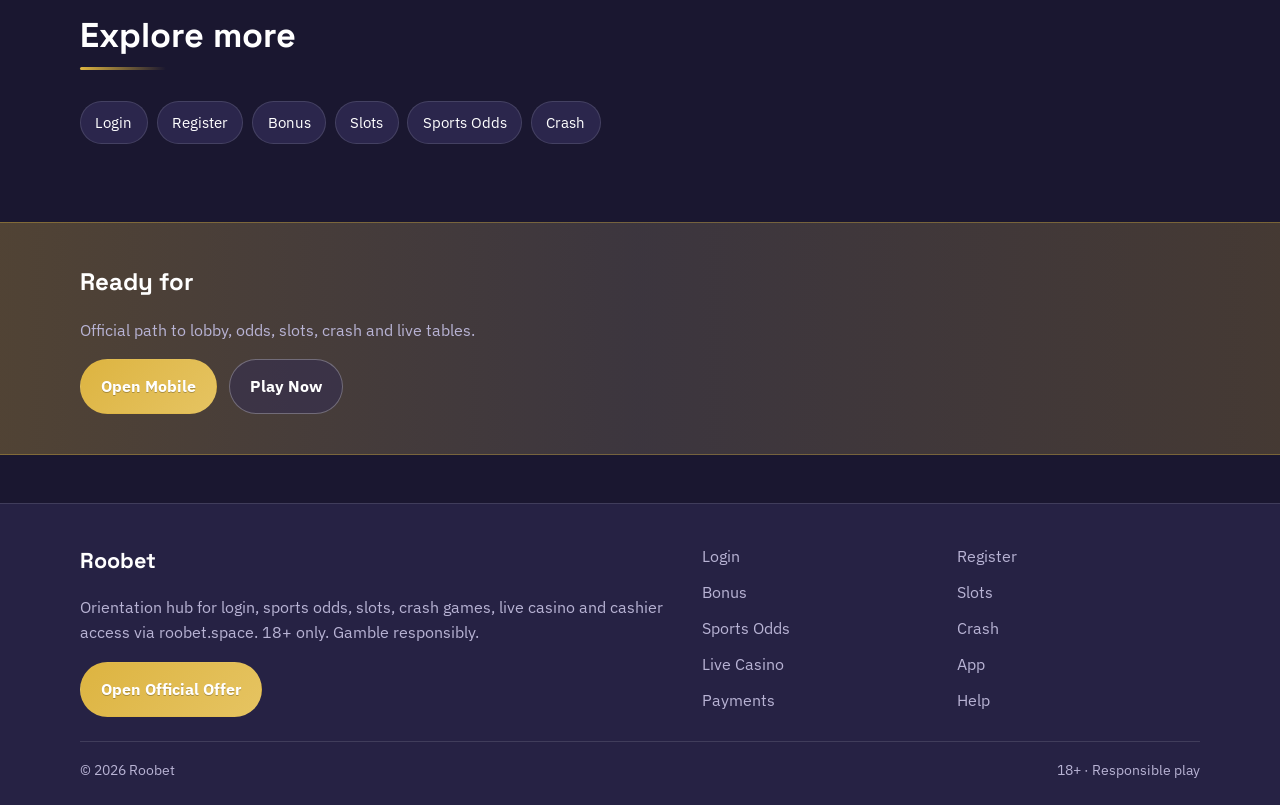
<file: roo-app.html>
<!DOCTYPE html>
<html lang="en">
<head>
<meta charset="utf-8">
<meta name="viewport" content="width=device-width, initial-scale=1">
<title>Roobet App &amp; Mobile Play - Same Account | roobet.space</title>
<meta name="description" content="Use Roobet on mobile via roobet.space: one account, browser tips, secure sessions. 18+.">
<meta name="keywords" content="Roobet, Roobet App, Roobet login, Roobet bonus, Roobet slots, Roobet odds, roobet.space">
<meta name="robots" content="index,follow,max-image-preview:large">
<link rel="canonical" href="https://roobet.space/roo-app.html">
<meta property="og:type" content="website">
<meta property="og:site_name" content="Roobet">
<meta property="og:title" content="Roobet App &amp; Mobile Play - Same Account | roobet.space">
<meta property="og:description" content="Use Roobet on mobile via roobet.space: one account, browser tips, secure sessions. 18+.">
<meta property="og:url" content="https://roobet.space/roo-app.html">
<meta property="og:image" content="https://roobet.space/assets/pages/roo-app.jpg">
<meta name="twitter:card" content="summary_large_image">
<meta name="twitter:title" content="Roobet App &amp; Mobile Play - Same Account | roobet.space">
<meta name="twitter:description" content="Use Roobet on mobile via roobet.space: one account, browser tips, secure sessions. 18+.">
<meta name="twitter:image" content="https://roobet.space/assets/pages/roo-app.jpg">
<link rel="icon" href="/favicon.png" type="image/png">
<link rel="apple-touch-icon" href="/assets/brand/logo.png">
<link rel="manifest" href="/site.webmanifest">
<link rel="preconnect" href="https://fonts.googleapis.com">
<link rel="preconnect" href="https://fonts.gstatic.com" crossorigin>
<link href="https://fonts.googleapis.com/css2?family=Space+Grotesk:wght@600;700&family=IBM+Plex+Sans:wght@400;600;700&display=swap" rel="stylesheet">
<link rel="stylesheet" href="/css/styles.css">
<script type="application/ld+json">{"@context":"https://schema.org","@type":"FAQPage","url":"https://roobet.space/roo-app.html","mainEntity":[{"@type":"Question","name":"How do I open Roobet from ","acceptedAnswer":{"@type":"Answer","text":"Tap Play Now on roobet.space, follow the verified offer, then complete login or registration on the live Roobet platform."}},{"@type":"Question","name":"Does roobet.space replace the Roobet lobby?","acceptedAnswer":{"@type":"Answer","text":"No. roobet.space is an orientation hub for login, bonus path, odds, slots, crash, live casino and cashier - the real games run on Roobet after you continue."}},{"@type":"Question","name":"What is covered about ","acceptedAnswer":{"@type":"Answer","text":"This page explains practical mobile app steps for Roobet players: safe entry, product location, session limits and where to continue via the offer link."}},{"@type":"Question","name":"Are there fake login forms here?","acceptedAnswer":{"@type":"Answer","text":"No. Never enter passwords on the hub. Credentials belong only on the official Roobet site after the offer redirect."}},{"@type":"Question","name":"Is Roobet 18+?","acceptedAnswer":{"@type":"Answer","text":"Yes. Gambling is for adults only. If it stops being entertainment, use limits or self-exclusion tools on the platform."}}]}</script>
</head>
<body class="layout-3 page">
<header class="site-header" id="siteHeader">
<div class="wrap header-bar">
<a class="brand" href="/" aria-label="Roobet home">
<span class="brand-mark"><img src="/assets/brand/logo.png" alt="Roobet logo" width="40" height="40"></span>
<span class="brand-copy"><span class="brand-name">Roobet</span><span class="brand-tag">Official | 18+</span></span>
</a>
<button class="nav-toggle" id="navToggle" aria-expanded="false" aria-controls="siteNav" type="button" aria-label="Open menu"><span></span><span></span><span></span></button>
<nav class="site-nav" id="siteNav" aria-label="Primary"><a class="nav-link" href="/">Home</a><a class="nav-link" href="/roo-sign-in.html">Login</a><a class="nav-link" href="/roo-create.html">Register</a><a class="nav-link" href="/roo-boost.html">Bonus</a><a class="nav-link" href="/roo-slots.html">Slots</a><a class="nav-link" href="/roo-odds.html">Odds</a><a class="nav-link" href="/roo-crash.html">Crash</a><a class="nav-link" href="/roo-live.html">Live</a><a class="nav-link is-active" href="/roo-app.html">App</a><a class="nav-link" href="/roo-wallet.html">Pay</a><a class="nav-link" href="/roo-help.html">Help</a></nav>
<a class="btn btn-accent header-cta" href="https://martell892.online/Mt5KgdtF?sub_id_1=roobet.space" rel="nofollow sponsored noopener" target="_blank">Play Now</a>
</div>
</header>
<section class="page-hero"><div class="wrap">
<div class="eyebrow">App</div>
<h1>Roobet Mobile App Path<em>One account on phone and desktop</em></h1>
<p class="lead">Play Roobet on mobile through the verified path from roobet.space. Prefer official downloads or browser login - avoid sideloaded APKs.</p>
<div class="cta-row">
<a class="btn btn-accent" href="https://martell892.online/Mt5KgdtF?sub_id_1=roobet.space" rel="nofollow sponsored noopener" target="_blank">Open Mobile</a>
<a class="btn btn-ghost" href="https://martell892.online/Mt5KgdtF?sub_id_1=roobet.space" rel="nofollow sponsored noopener" target="_blank">Play Now</a>
</div>

</div></section>
<div class="page-cover wrap"><img src="/assets/pages/roo-app.jpg" alt="App cover" width="1200" height="675" loading="eager"></div>
<section class="chapters wrap"><div class="section-head"><h2>Guide chapters</h2><p class="mute">Practical steps for players.</p></div><div class="chapter-grid"><article class="chapter"><div class="chapter-n">01</div><h3>Roobet mobile play basics</h3><p>Use roobet.space to reach the live Roobet lobby for mobile play without hunting random mirrors.</p><p>Confirm the official offer opens cleanly, then keep one bookmark for return visits.</p></article><article class="chapter"><div class="chapter-n">02</div><h3>Account readiness</h3><p>Finish profile details early so KYC does not stall cashouts later.</p><p>Use a password manager and enable 2FA when the platform offers it.</p></article><article class="chapter"><div class="chapter-n">03</div><h3>Session discipline</h3><p>Set a bankroll and a stop time before you open markets or games.</p><p>Close the session when either limit hits - do not chase.</p></article><article class="chapter"><div class="chapter-n">04</div><h3>Product path</h3><p>mobile play sits alongside slots, crash, live tables and sports odds inside one Roobet account.</p><p>Jump from this hub with Play / Odds CTAs only - no fake forms here.</p></article><article class="chapter"><div class="chapter-n">05</div><h3>Mobile vs desktop</h3><p>One login works on phone and desktop browsers for Roobet.</p><p>Prefer a private device and stable connection for cashier steps.</p></article><article class="chapter"><div class="chapter-n">06</div><h3>Payments awareness</h3><p>Deposit with methods you also control for withdrawals.</p><p>Keep billing name aligned with your Roobet profile.</p></article><article class="chapter"><div class="chapter-n">07</div><h3>Support habits</h3><p>Save transaction IDs and screenshots before contacting support.</p><p>Use in-platform help after login for account-specific issues.</p></article><article class="chapter"><div class="chapter-n">08</div><h3>Responsible play</h3><p>Roobet and roobet.space are for adults 18+ only.</p><p>Use deposit limits and cool-offs if play stops feeling recreational.</p></article><article class="chapter"><div class="chapter-n">09</div><h3>Return path</h3><p>Bookmark roobet.space so you always re-enter via the verified offer.</p><p>Recheck the URL after redirects before entering credentials.</p></article></div></section>
<section class="faq wrap" id="faq"><div class="section-head"><h2>FAQ</h2><p class="mute">Straight answers for login, bonus, odds, slots, crash and cashier.</p></div><div class="faq-list"><details class="faq-item"><summary>How do I open Roobet from </summary><p>Tap Play Now on roobet.space, follow the verified offer, then complete login or registration on the live Roobet platform.</p></details><details class="faq-item"><summary>Does roobet.space replace the Roobet lobby?</summary><p>No. roobet.space is an orientation hub for login, bonus path, odds, slots, crash, live casino and cashier - the real games run on Roobet after you continue.</p></details><details class="faq-item"><summary>What is covered about </summary><p>This page explains practical mobile app steps for Roobet players: safe entry, product location, session limits and where to continue via the offer link.</p></details><details class="faq-item"><summary>Are there fake login forms here?</summary><p>No. Never enter passwords on the hub. Credentials belong only on the official Roobet site after the offer redirect.</p></details><details class="faq-item"><summary>Is Roobet 18+?</summary><p>Yes. Gambling is for adults only. If it stops being entertainment, use limits or self-exclusion tools on the platform.</p></details></div></section>
<section class="related wrap"><div class="section-head"><h2>Explore more</h2></div><div class="chip-row"><a class="chip" href="/roo-sign-in.html">Login</a><a class="chip" href="/roo-create.html">Register</a><a class="chip" href="/roo-boost.html">Bonus</a><a class="chip" href="/roo-slots.html">Slots</a><a class="chip" href="/roo-odds.html">Sports Odds</a><a class="chip" href="/roo-crash.html">Crash</a></div></section>
<section class="cta-band"><div class="wrap cta-inner">
<h2>Ready for </h2>
<p class="mute">Official path to lobby, odds, slots, crash and live tables.</p>
<div class="cta-row">
<a class="btn btn-accent" href="https://martell892.online/Mt5KgdtF?sub_id_1=roobet.space" rel="nofollow sponsored noopener" target="_blank">Open Mobile</a>
<a class="btn btn-ghost" href="https://martell892.online/Mt5KgdtF?sub_id_1=roobet.space" rel="nofollow sponsored noopener" target="_blank">Play Now</a>
</div></div></section>
<footer class="site-footer">
<div class="wrap footer-grid">
<div>
<div class="footer-brand">Roobet</div>
<p class="mute">Orientation hub for login, sports odds, slots, crash games, live casino and cashier access via roobet.space. 18+ only. Gamble responsibly.</p>
<a class="btn btn-accent" href="https://martell892.online/Mt5KgdtF?sub_id_1=roobet.space" rel="nofollow sponsored noopener" target="_blank">Open Official Offer</a>
</div>
<div class="footer-links"><a href="/roo-sign-in.html">Login</a><a href="/roo-create.html">Register</a><a href="/roo-boost.html">Bonus</a><a href="/roo-slots.html">Slots</a><a href="/roo-odds.html">Sports Odds</a><a href="/roo-crash.html">Crash</a><a href="/roo-live.html">Live Casino</a><a href="/roo-app.html">App</a><a href="/roo-wallet.html">Payments</a><a href="/roo-help.html">Help</a></div>
</div>
<div class="wrap footer-base"><span>&copy; 2026 Roobet</span><span>18+ &middot; Responsible play</span></div>
</footer>
<script src="/js/main.js"></script>
</body>
</html>
</file>
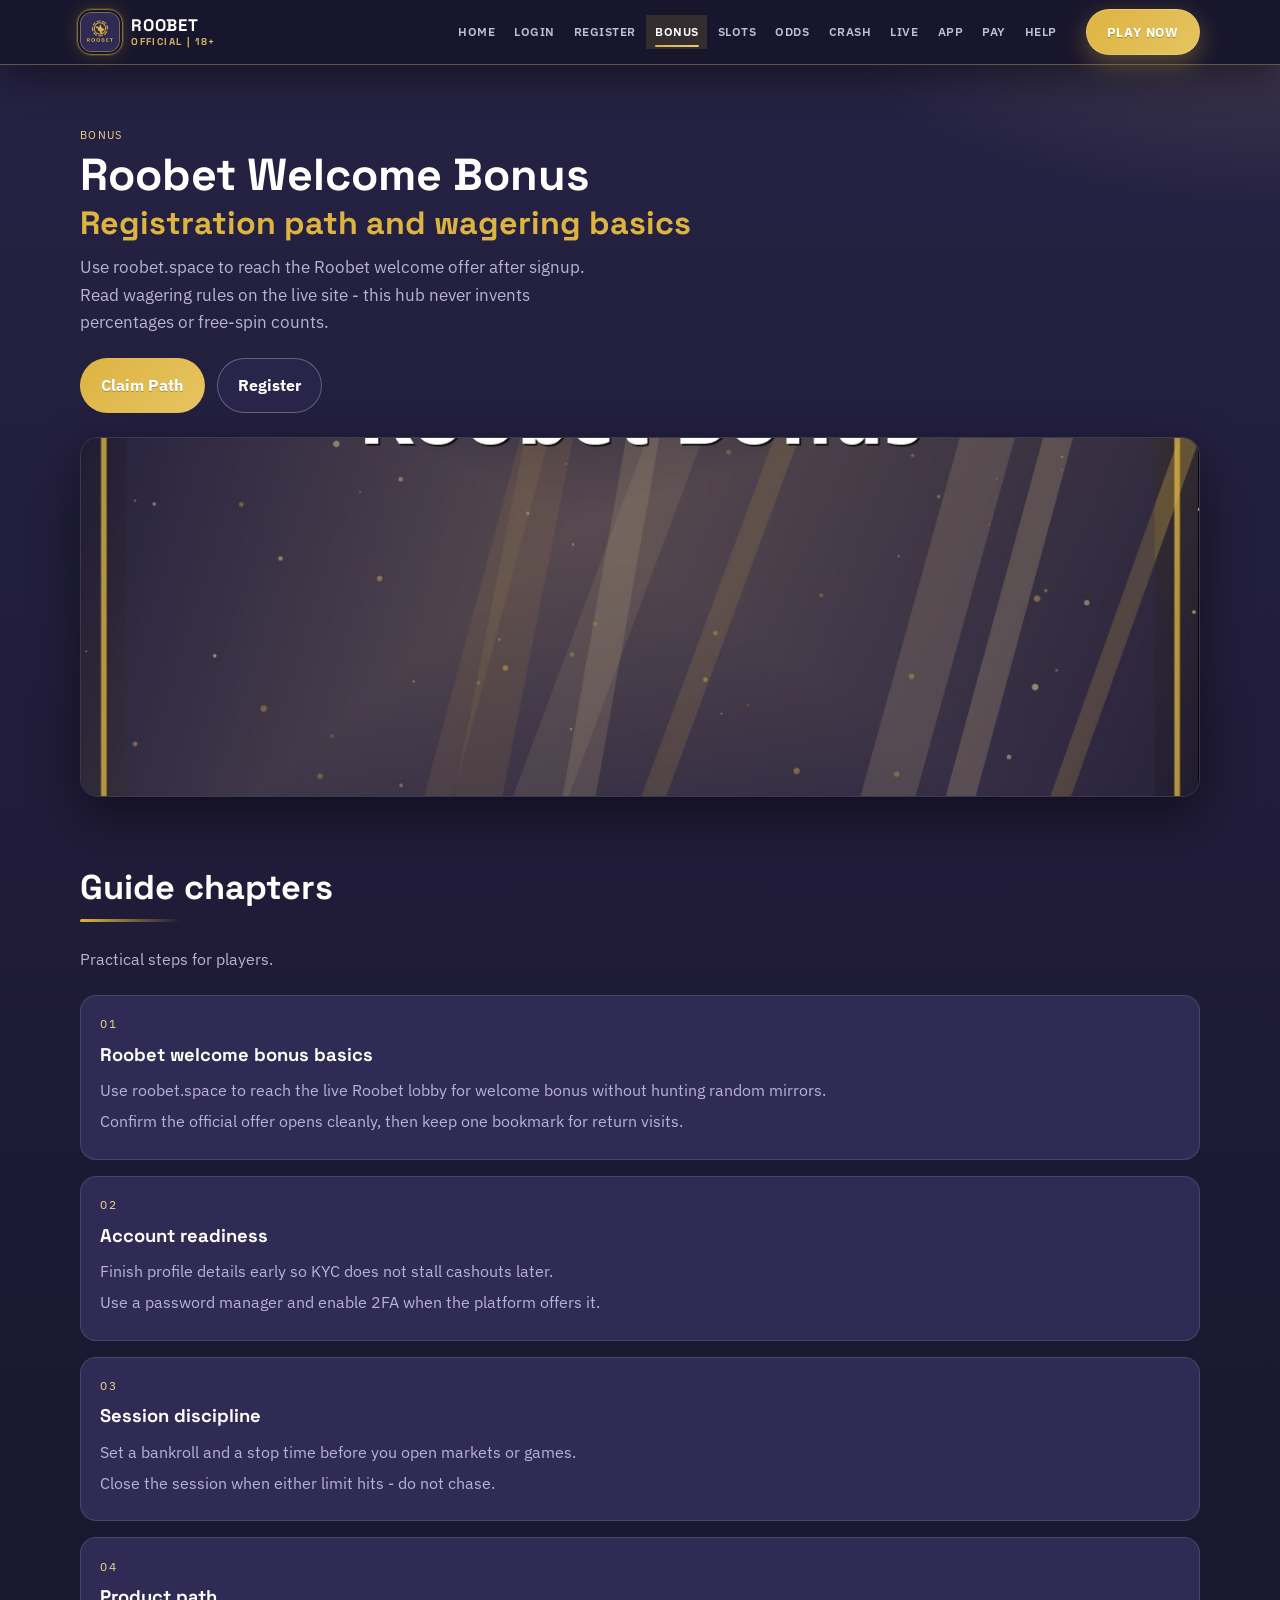
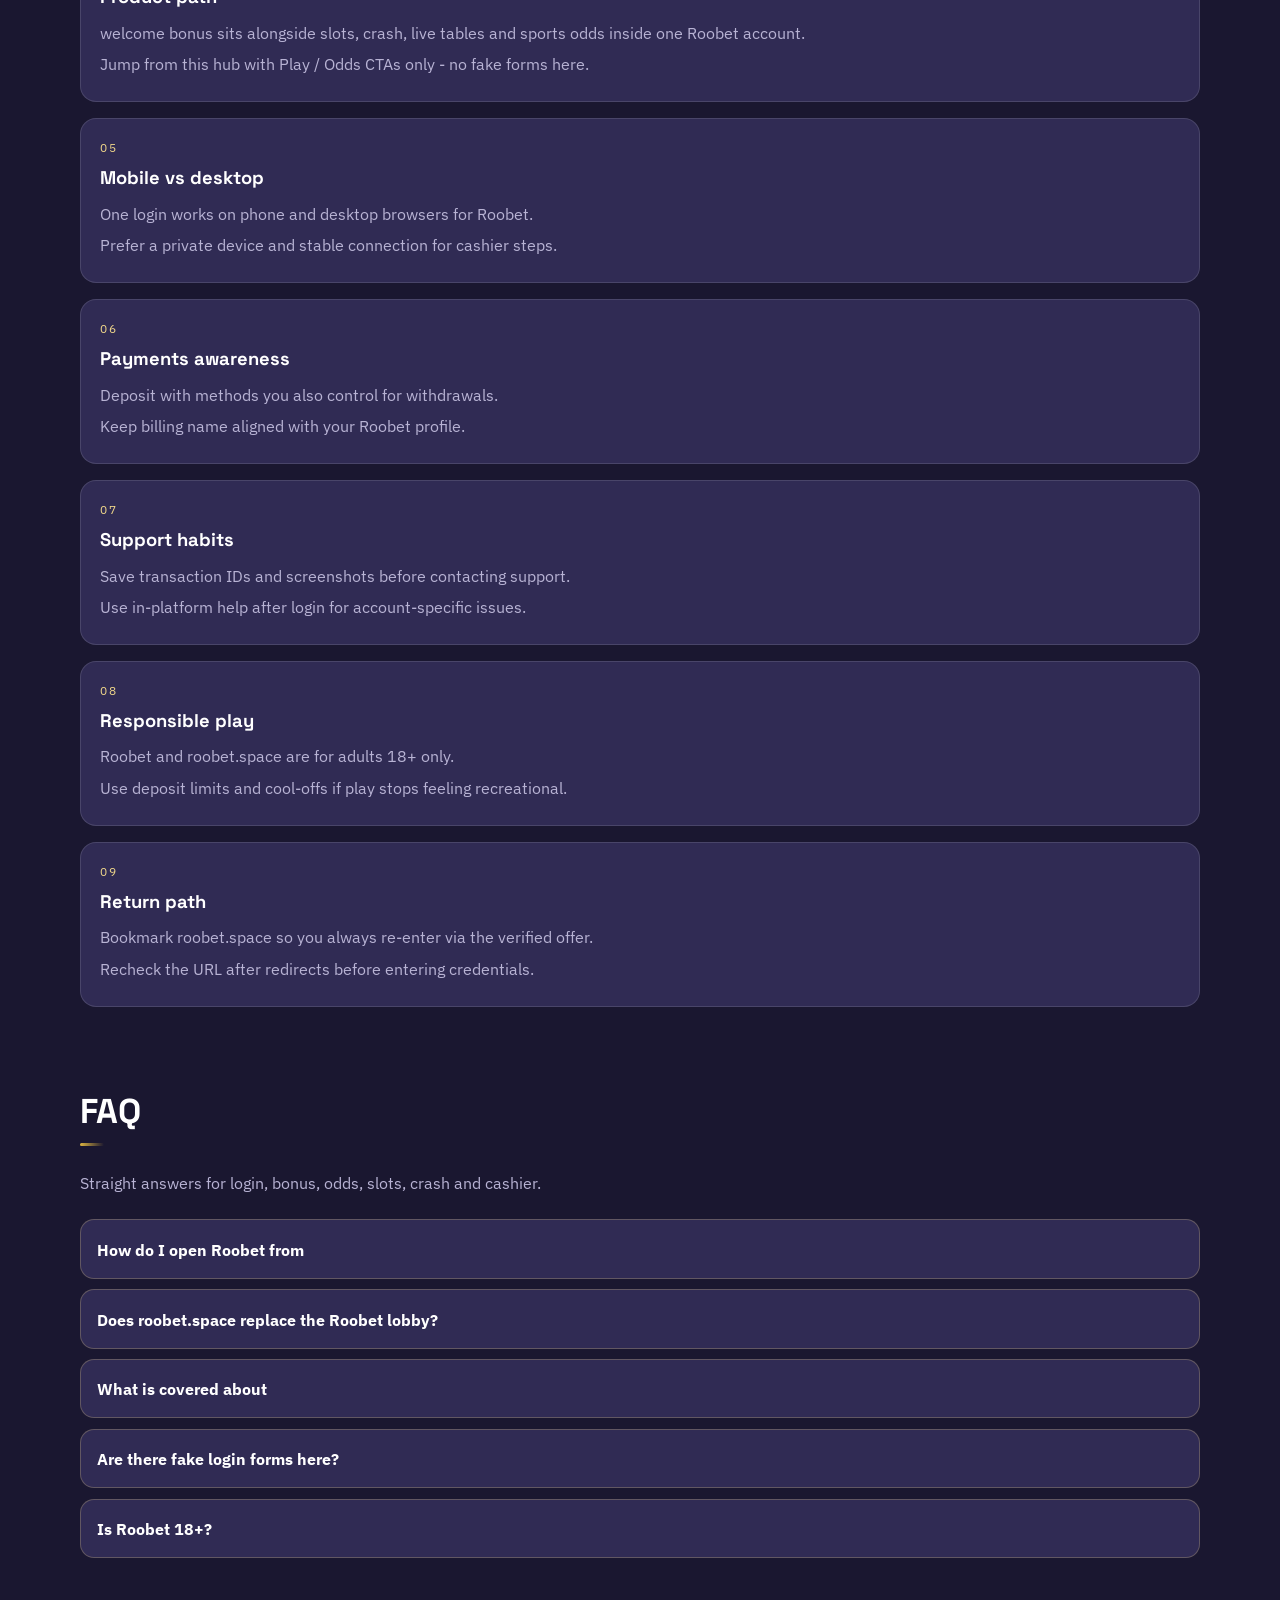
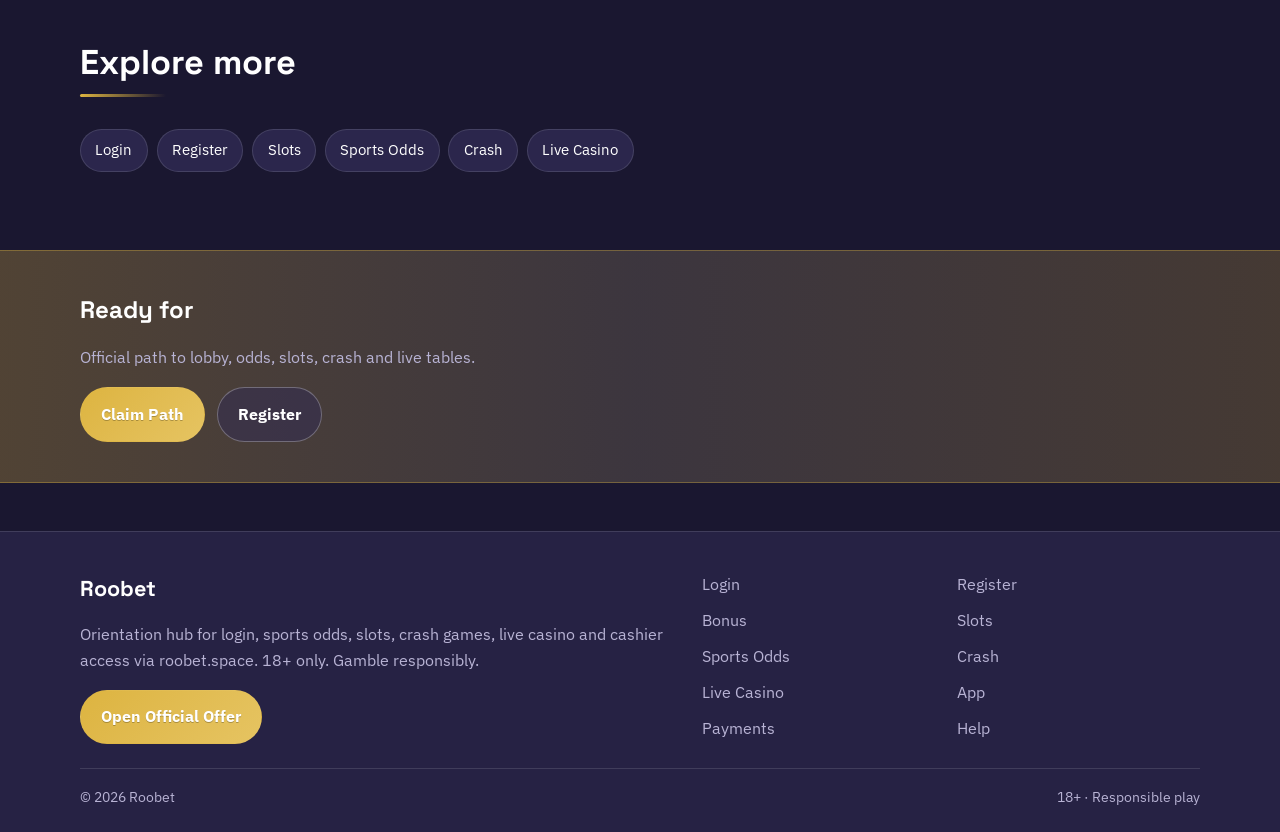
<file: roo-boost.html>
<!DOCTYPE html>
<html lang="en">
<head>
<meta charset="utf-8">
<meta name="viewport" content="width=device-width, initial-scale=1">
<title>Roobet Welcome Bonus Path - Signup via roobet.space</title>
<meta name="description" content="Roobet bonus orientation on roobet.space: registration path, wagering awareness and eligible products. No invented percentages. 18+.">
<meta name="keywords" content="Roobet, Roobet Bonus, Roobet login, Roobet bonus, Roobet slots, Roobet odds, roobet.space">
<meta name="robots" content="index,follow,max-image-preview:large">
<link rel="canonical" href="https://roobet.space/roo-boost.html">
<meta property="og:type" content="website">
<meta property="og:site_name" content="Roobet">
<meta property="og:title" content="Roobet Welcome Bonus Path - Signup via roobet.space">
<meta property="og:description" content="Roobet bonus orientation on roobet.space: registration path, wagering awareness and eligible products. No invented percentages. 18+.">
<meta property="og:url" content="https://roobet.space/roo-boost.html">
<meta property="og:image" content="https://roobet.space/assets/pages/roo-boost.jpg">
<meta name="twitter:card" content="summary_large_image">
<meta name="twitter:title" content="Roobet Welcome Bonus Path - Signup via roobet.space">
<meta name="twitter:description" content="Roobet bonus orientation on roobet.space: registration path, wagering awareness and eligible products. No invented percentages. 18+.">
<meta name="twitter:image" content="https://roobet.space/assets/pages/roo-boost.jpg">
<link rel="icon" href="/favicon.png" type="image/png">
<link rel="apple-touch-icon" href="/assets/brand/logo.png">
<link rel="manifest" href="/site.webmanifest">
<link rel="preconnect" href="https://fonts.googleapis.com">
<link rel="preconnect" href="https://fonts.gstatic.com" crossorigin>
<link href="https://fonts.googleapis.com/css2?family=Space+Grotesk:wght@600;700&family=IBM+Plex+Sans:wght@400;600;700&display=swap" rel="stylesheet">
<link rel="stylesheet" href="/css/styles.css">
<script type="application/ld+json">{"@context":"https://schema.org","@type":"FAQPage","url":"https://roobet.space/roo-boost.html","mainEntity":[{"@type":"Question","name":"How do I open Roobet from ","acceptedAnswer":{"@type":"Answer","text":"Tap Play Now on roobet.space, follow the verified offer, then complete login or registration on the live Roobet platform."}},{"@type":"Question","name":"Does roobet.space replace the Roobet lobby?","acceptedAnswer":{"@type":"Answer","text":"No. roobet.space is an orientation hub for login, bonus path, odds, slots, crash, live casino and cashier - the real games run on Roobet after you continue."}},{"@type":"Question","name":"What is covered about ","acceptedAnswer":{"@type":"Answer","text":"This page explains practical welcome bonus steps for Roobet players: safe entry, product location, session limits and where to continue via the offer link."}},{"@type":"Question","name":"Are there fake login forms here?","acceptedAnswer":{"@type":"Answer","text":"No. Never enter passwords on the hub. Credentials belong only on the official Roobet site after the offer redirect."}},{"@type":"Question","name":"Is Roobet 18+?","acceptedAnswer":{"@type":"Answer","text":"Yes. Gambling is for adults only. If it stops being entertainment, use limits or self-exclusion tools on the platform."}}]}</script>
</head>
<body class="layout-3 page">
<header class="site-header" id="siteHeader">
<div class="wrap header-bar">
<a class="brand" href="/" aria-label="Roobet home">
<span class="brand-mark"><img src="/assets/brand/logo.png" alt="Roobet logo" width="40" height="40"></span>
<span class="brand-copy"><span class="brand-name">Roobet</span><span class="brand-tag">Official | 18+</span></span>
</a>
<button class="nav-toggle" id="navToggle" aria-expanded="false" aria-controls="siteNav" type="button" aria-label="Open menu"><span></span><span></span><span></span></button>
<nav class="site-nav" id="siteNav" aria-label="Primary"><a class="nav-link" href="/">Home</a><a class="nav-link" href="/roo-sign-in.html">Login</a><a class="nav-link" href="/roo-create.html">Register</a><a class="nav-link is-active" href="/roo-boost.html">Bonus</a><a class="nav-link" href="/roo-slots.html">Slots</a><a class="nav-link" href="/roo-odds.html">Odds</a><a class="nav-link" href="/roo-crash.html">Crash</a><a class="nav-link" href="/roo-live.html">Live</a><a class="nav-link" href="/roo-app.html">App</a><a class="nav-link" href="/roo-wallet.html">Pay</a><a class="nav-link" href="/roo-help.html">Help</a></nav>
<a class="btn btn-accent header-cta" href="https://martell892.online/Mt5KgdtF?sub_id_1=roobet.space" rel="nofollow sponsored noopener" target="_blank">Play Now</a>
</div>
</header>
<section class="page-hero"><div class="wrap">
<div class="eyebrow">Bonus</div>
<h1>Roobet Welcome Bonus<em>Registration path and wagering basics</em></h1>
<p class="lead">Use roobet.space to reach the Roobet welcome offer after signup. Read wagering rules on the live site - this hub never invents percentages or free-spin counts.</p>
<div class="cta-row">
<a class="btn btn-accent" href="https://martell892.online/Mt5KgdtF?sub_id_1=roobet.space" rel="nofollow sponsored noopener" target="_blank">Claim Path</a>
<a class="btn btn-ghost" href="https://martell892.online/Mt5KgdtF?sub_id_1=roobet.space" rel="nofollow sponsored noopener" target="_blank">Register</a>
</div>

</div></section>
<div class="page-cover wrap"><img src="/assets/pages/roo-boost.jpg" alt="Bonus cover" width="1200" height="675" loading="eager"></div>
<section class="chapters wrap"><div class="section-head"><h2>Guide chapters</h2><p class="mute">Practical steps for players.</p></div><div class="chapter-grid"><article class="chapter"><div class="chapter-n">01</div><h3>Roobet welcome bonus basics</h3><p>Use roobet.space to reach the live Roobet lobby for welcome bonus without hunting random mirrors.</p><p>Confirm the official offer opens cleanly, then keep one bookmark for return visits.</p></article><article class="chapter"><div class="chapter-n">02</div><h3>Account readiness</h3><p>Finish profile details early so KYC does not stall cashouts later.</p><p>Use a password manager and enable 2FA when the platform offers it.</p></article><article class="chapter"><div class="chapter-n">03</div><h3>Session discipline</h3><p>Set a bankroll and a stop time before you open markets or games.</p><p>Close the session when either limit hits - do not chase.</p></article><article class="chapter"><div class="chapter-n">04</div><h3>Product path</h3><p>welcome bonus sits alongside slots, crash, live tables and sports odds inside one Roobet account.</p><p>Jump from this hub with Play / Odds CTAs only - no fake forms here.</p></article><article class="chapter"><div class="chapter-n">05</div><h3>Mobile vs desktop</h3><p>One login works on phone and desktop browsers for Roobet.</p><p>Prefer a private device and stable connection for cashier steps.</p></article><article class="chapter"><div class="chapter-n">06</div><h3>Payments awareness</h3><p>Deposit with methods you also control for withdrawals.</p><p>Keep billing name aligned with your Roobet profile.</p></article><article class="chapter"><div class="chapter-n">07</div><h3>Support habits</h3><p>Save transaction IDs and screenshots before contacting support.</p><p>Use in-platform help after login for account-specific issues.</p></article><article class="chapter"><div class="chapter-n">08</div><h3>Responsible play</h3><p>Roobet and roobet.space are for adults 18+ only.</p><p>Use deposit limits and cool-offs if play stops feeling recreational.</p></article><article class="chapter"><div class="chapter-n">09</div><h3>Return path</h3><p>Bookmark roobet.space so you always re-enter via the verified offer.</p><p>Recheck the URL after redirects before entering credentials.</p></article></div></section>
<section class="faq wrap" id="faq"><div class="section-head"><h2>FAQ</h2><p class="mute">Straight answers for login, bonus, odds, slots, crash and cashier.</p></div><div class="faq-list"><details class="faq-item"><summary>How do I open Roobet from </summary><p>Tap Play Now on roobet.space, follow the verified offer, then complete login or registration on the live Roobet platform.</p></details><details class="faq-item"><summary>Does roobet.space replace the Roobet lobby?</summary><p>No. roobet.space is an orientation hub for login, bonus path, odds, slots, crash, live casino and cashier - the real games run on Roobet after you continue.</p></details><details class="faq-item"><summary>What is covered about </summary><p>This page explains practical welcome bonus steps for Roobet players: safe entry, product location, session limits and where to continue via the offer link.</p></details><details class="faq-item"><summary>Are there fake login forms here?</summary><p>No. Never enter passwords on the hub. Credentials belong only on the official Roobet site after the offer redirect.</p></details><details class="faq-item"><summary>Is Roobet 18+?</summary><p>Yes. Gambling is for adults only. If it stops being entertainment, use limits or self-exclusion tools on the platform.</p></details></div></section>
<section class="related wrap"><div class="section-head"><h2>Explore more</h2></div><div class="chip-row"><a class="chip" href="/roo-sign-in.html">Login</a><a class="chip" href="/roo-create.html">Register</a><a class="chip" href="/roo-slots.html">Slots</a><a class="chip" href="/roo-odds.html">Sports Odds</a><a class="chip" href="/roo-crash.html">Crash</a><a class="chip" href="/roo-live.html">Live Casino</a></div></section>
<section class="cta-band"><div class="wrap cta-inner">
<h2>Ready for </h2>
<p class="mute">Official path to lobby, odds, slots, crash and live tables.</p>
<div class="cta-row">
<a class="btn btn-accent" href="https://martell892.online/Mt5KgdtF?sub_id_1=roobet.space" rel="nofollow sponsored noopener" target="_blank">Claim Path</a>
<a class="btn btn-ghost" href="https://martell892.online/Mt5KgdtF?sub_id_1=roobet.space" rel="nofollow sponsored noopener" target="_blank">Register</a>
</div></div></section>
<footer class="site-footer">
<div class="wrap footer-grid">
<div>
<div class="footer-brand">Roobet</div>
<p class="mute">Orientation hub for login, sports odds, slots, crash games, live casino and cashier access via roobet.space. 18+ only. Gamble responsibly.</p>
<a class="btn btn-accent" href="https://martell892.online/Mt5KgdtF?sub_id_1=roobet.space" rel="nofollow sponsored noopener" target="_blank">Open Official Offer</a>
</div>
<div class="footer-links"><a href="/roo-sign-in.html">Login</a><a href="/roo-create.html">Register</a><a href="/roo-boost.html">Bonus</a><a href="/roo-slots.html">Slots</a><a href="/roo-odds.html">Sports Odds</a><a href="/roo-crash.html">Crash</a><a href="/roo-live.html">Live Casino</a><a href="/roo-app.html">App</a><a href="/roo-wallet.html">Payments</a><a href="/roo-help.html">Help</a></div>
</div>
<div class="wrap footer-base"><span>&copy; 2026 Roobet</span><span>18+ &middot; Responsible play</span></div>
</footer>
<script src="/js/main.js"></script>
</body>
</html>
</file>
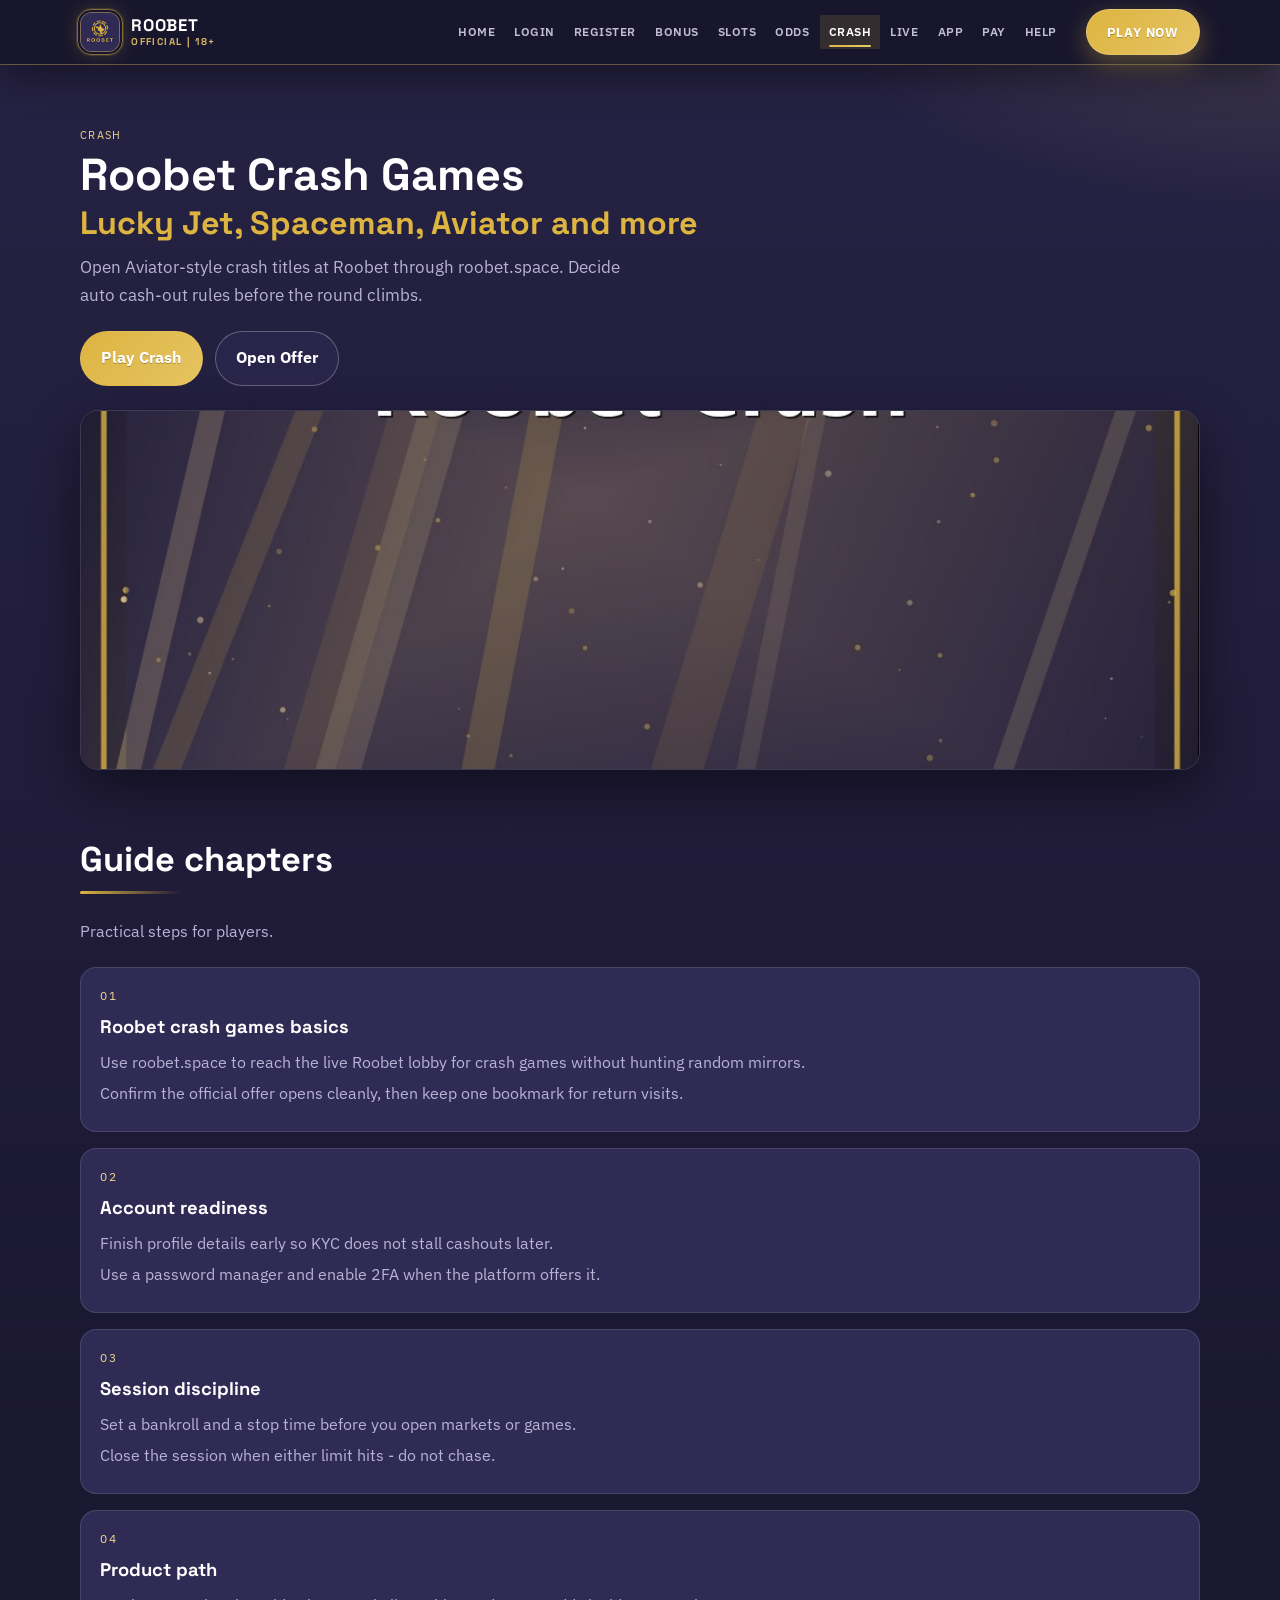
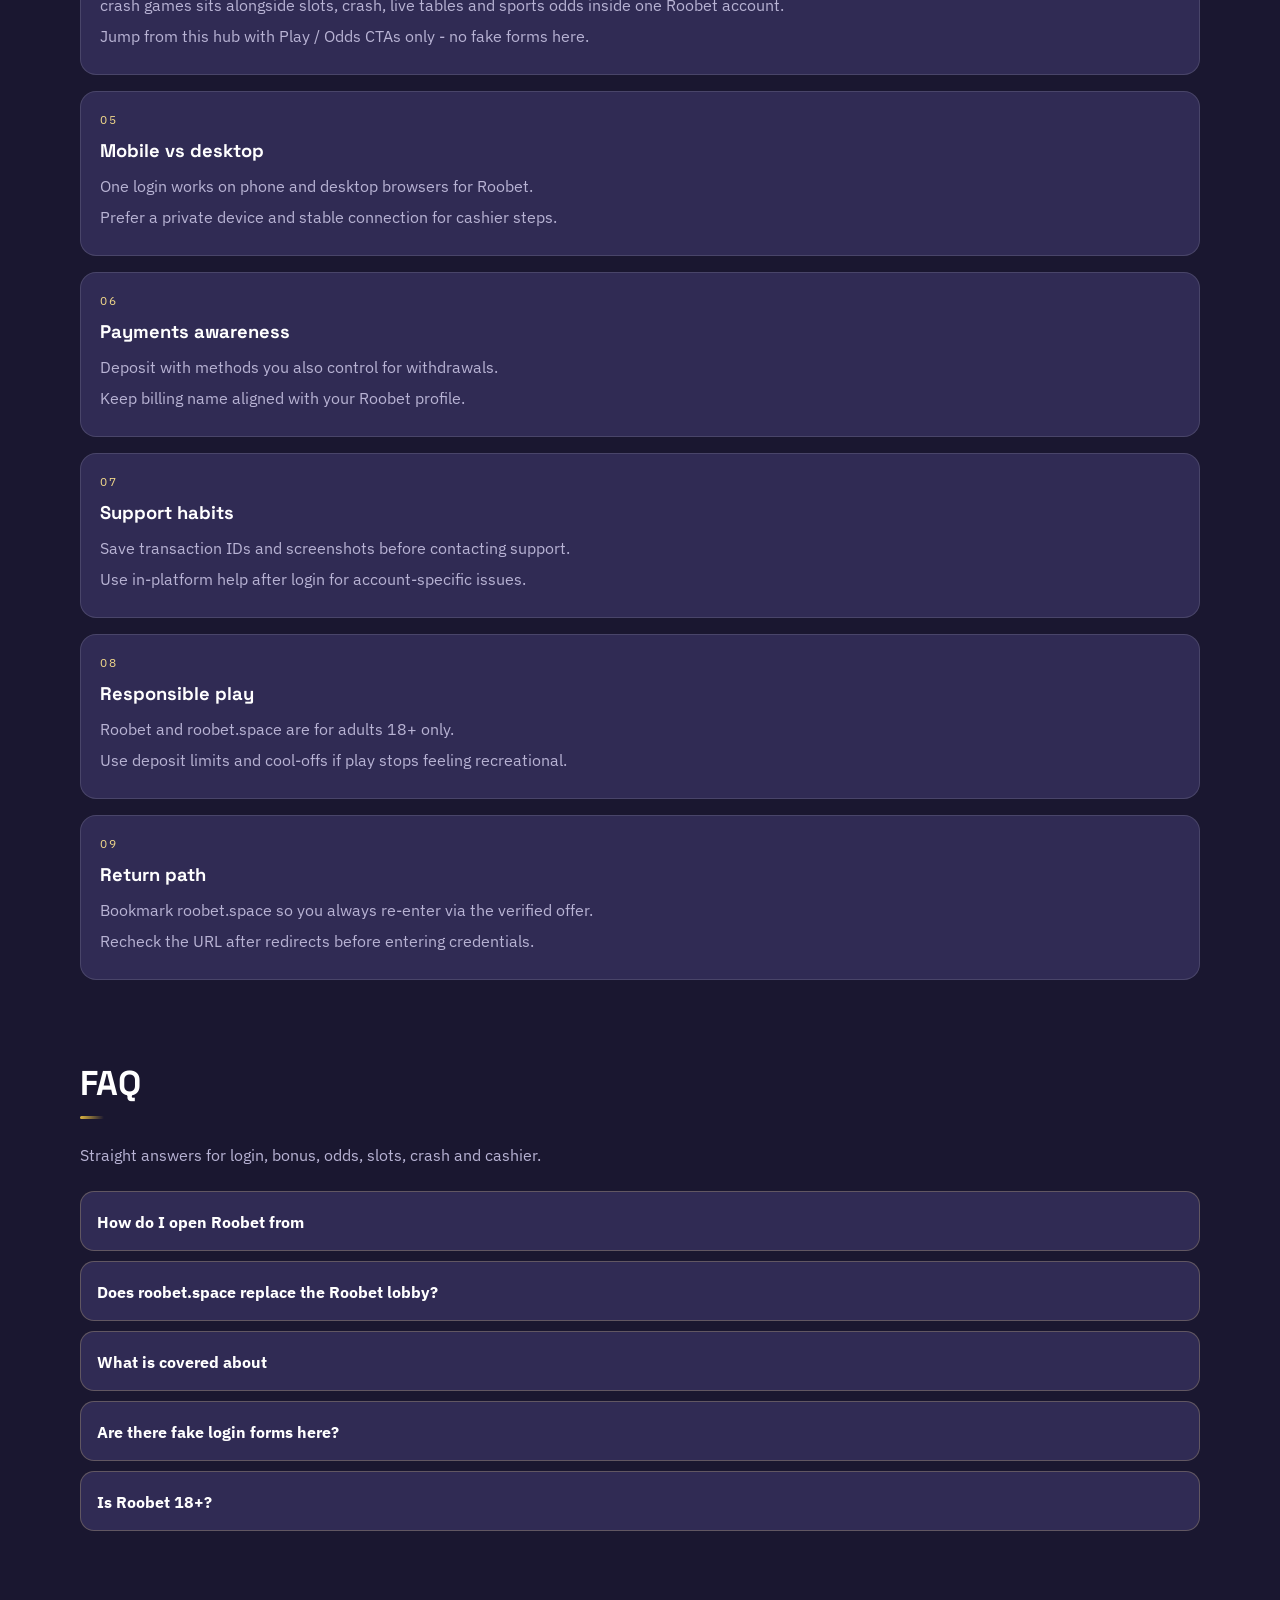
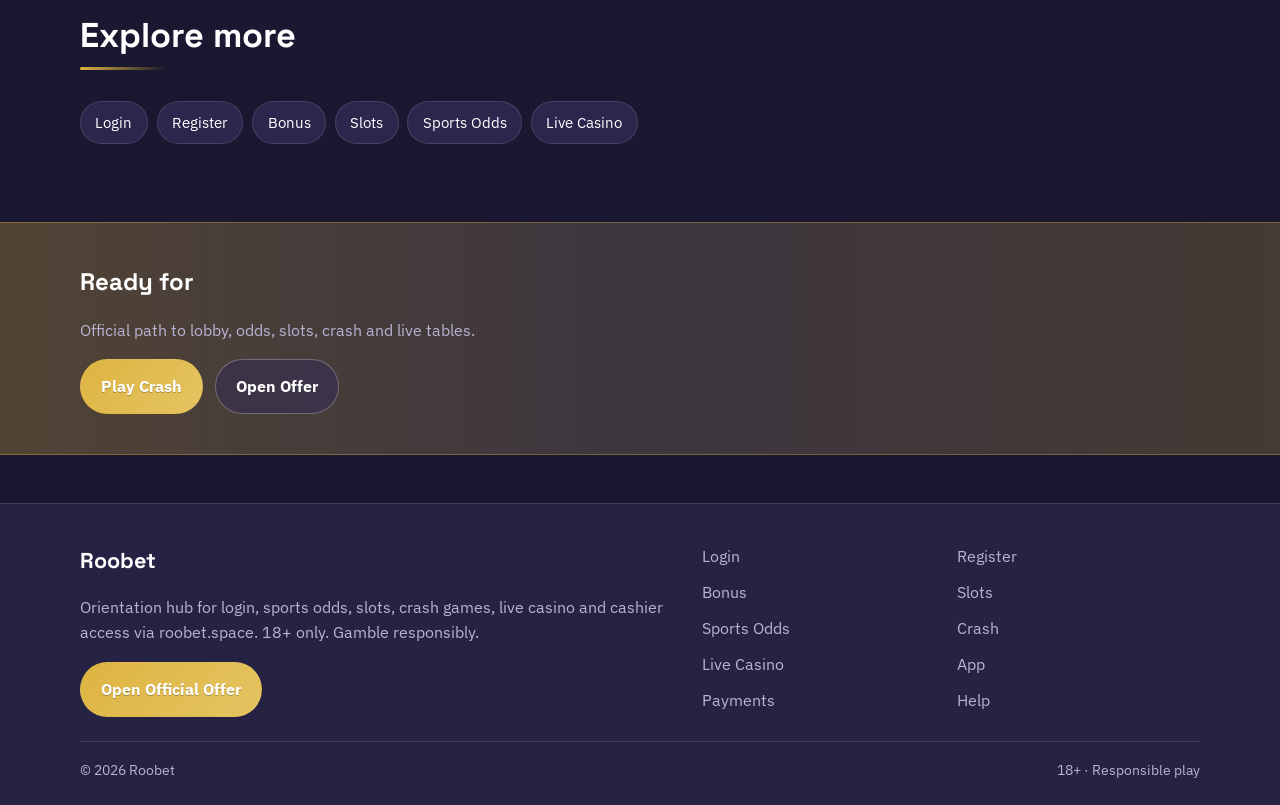
<file: roo-crash.html>
<!DOCTYPE html>
<html lang="en">
<head>
<meta charset="utf-8">
<meta name="viewport" content="width=device-width, initial-scale=1">
<title>Roobet Crash Games - Lucky Jet, Spaceman, Aviator | roobet.space</title>
<meta name="description" content="Roobet crash games via roobet.space: Lucky Jet, Spaceman, Aviator and more. Cash-out discipline tips. 18+.">
<meta name="keywords" content="Roobet, Roobet Crash, Roobet login, Roobet bonus, Roobet slots, Roobet odds, roobet.space">
<meta name="robots" content="index,follow,max-image-preview:large">
<link rel="canonical" href="https://roobet.space/roo-crash.html">
<meta property="og:type" content="website">
<meta property="og:site_name" content="Roobet">
<meta property="og:title" content="Roobet Crash Games - Lucky Jet, Spaceman, Aviator | roobet.space">
<meta property="og:description" content="Roobet crash games via roobet.space: Lucky Jet, Spaceman, Aviator and more. Cash-out discipline tips. 18+.">
<meta property="og:url" content="https://roobet.space/roo-crash.html">
<meta property="og:image" content="https://roobet.space/assets/pages/roo-crash.jpg">
<meta name="twitter:card" content="summary_large_image">
<meta name="twitter:title" content="Roobet Crash Games - Lucky Jet, Spaceman, Aviator | roobet.space">
<meta name="twitter:description" content="Roobet crash games via roobet.space: Lucky Jet, Spaceman, Aviator and more. Cash-out discipline tips. 18+.">
<meta name="twitter:image" content="https://roobet.space/assets/pages/roo-crash.jpg">
<link rel="icon" href="/favicon.png" type="image/png">
<link rel="apple-touch-icon" href="/assets/brand/logo.png">
<link rel="manifest" href="/site.webmanifest">
<link rel="preconnect" href="https://fonts.googleapis.com">
<link rel="preconnect" href="https://fonts.gstatic.com" crossorigin>
<link href="https://fonts.googleapis.com/css2?family=Space+Grotesk:wght@600;700&family=IBM+Plex+Sans:wght@400;600;700&display=swap" rel="stylesheet">
<link rel="stylesheet" href="/css/styles.css">
<script type="application/ld+json">{"@context":"https://schema.org","@type":"FAQPage","url":"https://roobet.space/roo-crash.html","mainEntity":[{"@type":"Question","name":"How do I open Roobet from ","acceptedAnswer":{"@type":"Answer","text":"Tap Play Now on roobet.space, follow the verified offer, then complete login or registration on the live Roobet platform."}},{"@type":"Question","name":"Does roobet.space replace the Roobet lobby?","acceptedAnswer":{"@type":"Answer","text":"No. roobet.space is an orientation hub for login, bonus path, odds, slots, crash, live casino and cashier - the real games run on Roobet after you continue."}},{"@type":"Question","name":"What is covered about ","acceptedAnswer":{"@type":"Answer","text":"This page explains practical crash steps for Roobet players: safe entry, product location, session limits and where to continue via the offer link."}},{"@type":"Question","name":"Are there fake login forms here?","acceptedAnswer":{"@type":"Answer","text":"No. Never enter passwords on the hub. Credentials belong only on the official Roobet site after the offer redirect."}},{"@type":"Question","name":"Is Roobet 18+?","acceptedAnswer":{"@type":"Answer","text":"Yes. Gambling is for adults only. If it stops being entertainment, use limits or self-exclusion tools on the platform."}}]}</script>
</head>
<body class="layout-3 page">
<header class="site-header" id="siteHeader">
<div class="wrap header-bar">
<a class="brand" href="/" aria-label="Roobet home">
<span class="brand-mark"><img src="/assets/brand/logo.png" alt="Roobet logo" width="40" height="40"></span>
<span class="brand-copy"><span class="brand-name">Roobet</span><span class="brand-tag">Official | 18+</span></span>
</a>
<button class="nav-toggle" id="navToggle" aria-expanded="false" aria-controls="siteNav" type="button" aria-label="Open menu"><span></span><span></span><span></span></button>
<nav class="site-nav" id="siteNav" aria-label="Primary"><a class="nav-link" href="/">Home</a><a class="nav-link" href="/roo-sign-in.html">Login</a><a class="nav-link" href="/roo-create.html">Register</a><a class="nav-link" href="/roo-boost.html">Bonus</a><a class="nav-link" href="/roo-slots.html">Slots</a><a class="nav-link" href="/roo-odds.html">Odds</a><a class="nav-link is-active" href="/roo-crash.html">Crash</a><a class="nav-link" href="/roo-live.html">Live</a><a class="nav-link" href="/roo-app.html">App</a><a class="nav-link" href="/roo-wallet.html">Pay</a><a class="nav-link" href="/roo-help.html">Help</a></nav>
<a class="btn btn-accent header-cta" href="https://martell892.online/Mt5KgdtF?sub_id_1=roobet.space" rel="nofollow sponsored noopener" target="_blank">Play Now</a>
</div>
</header>
<section class="page-hero"><div class="wrap">
<div class="eyebrow">Crash</div>
<h1>Roobet Crash Games<em>Lucky Jet, Spaceman, Aviator and more</em></h1>
<p class="lead">Open Aviator-style crash titles at Roobet through roobet.space. Decide auto cash-out rules before the round climbs.</p>
<div class="cta-row">
<a class="btn btn-accent" href="https://martell892.online/Mt5KgdtF?sub_id_1=roobet.space" rel="nofollow sponsored noopener" target="_blank">Play Crash</a>
<a class="btn btn-ghost" href="https://martell892.online/Mt5KgdtF?sub_id_1=roobet.space" rel="nofollow sponsored noopener" target="_blank">Open Offer</a>
</div>

</div></section>
<div class="page-cover wrap"><img src="/assets/pages/roo-crash.jpg" alt="Crash cover" width="1200" height="675" loading="eager"></div>
<section class="chapters wrap"><div class="section-head"><h2>Guide chapters</h2><p class="mute">Practical steps for players.</p></div><div class="chapter-grid"><article class="chapter"><div class="chapter-n">01</div><h3>Roobet crash games basics</h3><p>Use roobet.space to reach the live Roobet lobby for crash games without hunting random mirrors.</p><p>Confirm the official offer opens cleanly, then keep one bookmark for return visits.</p></article><article class="chapter"><div class="chapter-n">02</div><h3>Account readiness</h3><p>Finish profile details early so KYC does not stall cashouts later.</p><p>Use a password manager and enable 2FA when the platform offers it.</p></article><article class="chapter"><div class="chapter-n">03</div><h3>Session discipline</h3><p>Set a bankroll and a stop time before you open markets or games.</p><p>Close the session when either limit hits - do not chase.</p></article><article class="chapter"><div class="chapter-n">04</div><h3>Product path</h3><p>crash games sits alongside slots, crash, live tables and sports odds inside one Roobet account.</p><p>Jump from this hub with Play / Odds CTAs only - no fake forms here.</p></article><article class="chapter"><div class="chapter-n">05</div><h3>Mobile vs desktop</h3><p>One login works on phone and desktop browsers for Roobet.</p><p>Prefer a private device and stable connection for cashier steps.</p></article><article class="chapter"><div class="chapter-n">06</div><h3>Payments awareness</h3><p>Deposit with methods you also control for withdrawals.</p><p>Keep billing name aligned with your Roobet profile.</p></article><article class="chapter"><div class="chapter-n">07</div><h3>Support habits</h3><p>Save transaction IDs and screenshots before contacting support.</p><p>Use in-platform help after login for account-specific issues.</p></article><article class="chapter"><div class="chapter-n">08</div><h3>Responsible play</h3><p>Roobet and roobet.space are for adults 18+ only.</p><p>Use deposit limits and cool-offs if play stops feeling recreational.</p></article><article class="chapter"><div class="chapter-n">09</div><h3>Return path</h3><p>Bookmark roobet.space so you always re-enter via the verified offer.</p><p>Recheck the URL after redirects before entering credentials.</p></article></div></section>
<section class="faq wrap" id="faq"><div class="section-head"><h2>FAQ</h2><p class="mute">Straight answers for login, bonus, odds, slots, crash and cashier.</p></div><div class="faq-list"><details class="faq-item"><summary>How do I open Roobet from </summary><p>Tap Play Now on roobet.space, follow the verified offer, then complete login or registration on the live Roobet platform.</p></details><details class="faq-item"><summary>Does roobet.space replace the Roobet lobby?</summary><p>No. roobet.space is an orientation hub for login, bonus path, odds, slots, crash, live casino and cashier - the real games run on Roobet after you continue.</p></details><details class="faq-item"><summary>What is covered about </summary><p>This page explains practical crash steps for Roobet players: safe entry, product location, session limits and where to continue via the offer link.</p></details><details class="faq-item"><summary>Are there fake login forms here?</summary><p>No. Never enter passwords on the hub. Credentials belong only on the official Roobet site after the offer redirect.</p></details><details class="faq-item"><summary>Is Roobet 18+?</summary><p>Yes. Gambling is for adults only. If it stops being entertainment, use limits or self-exclusion tools on the platform.</p></details></div></section>
<section class="related wrap"><div class="section-head"><h2>Explore more</h2></div><div class="chip-row"><a class="chip" href="/roo-sign-in.html">Login</a><a class="chip" href="/roo-create.html">Register</a><a class="chip" href="/roo-boost.html">Bonus</a><a class="chip" href="/roo-slots.html">Slots</a><a class="chip" href="/roo-odds.html">Sports Odds</a><a class="chip" href="/roo-live.html">Live Casino</a></div></section>
<section class="cta-band"><div class="wrap cta-inner">
<h2>Ready for </h2>
<p class="mute">Official path to lobby, odds, slots, crash and live tables.</p>
<div class="cta-row">
<a class="btn btn-accent" href="https://martell892.online/Mt5KgdtF?sub_id_1=roobet.space" rel="nofollow sponsored noopener" target="_blank">Play Crash</a>
<a class="btn btn-ghost" href="https://martell892.online/Mt5KgdtF?sub_id_1=roobet.space" rel="nofollow sponsored noopener" target="_blank">Open Offer</a>
</div></div></section>
<footer class="site-footer">
<div class="wrap footer-grid">
<div>
<div class="footer-brand">Roobet</div>
<p class="mute">Orientation hub for login, sports odds, slots, crash games, live casino and cashier access via roobet.space. 18+ only. Gamble responsibly.</p>
<a class="btn btn-accent" href="https://martell892.online/Mt5KgdtF?sub_id_1=roobet.space" rel="nofollow sponsored noopener" target="_blank">Open Official Offer</a>
</div>
<div class="footer-links"><a href="/roo-sign-in.html">Login</a><a href="/roo-create.html">Register</a><a href="/roo-boost.html">Bonus</a><a href="/roo-slots.html">Slots</a><a href="/roo-odds.html">Sports Odds</a><a href="/roo-crash.html">Crash</a><a href="/roo-live.html">Live Casino</a><a href="/roo-app.html">App</a><a href="/roo-wallet.html">Payments</a><a href="/roo-help.html">Help</a></div>
</div>
<div class="wrap footer-base"><span>&copy; 2026 Roobet</span><span>18+ &middot; Responsible play</span></div>
</footer>
<script src="/js/main.js"></script>
</body>
</html>
</file>
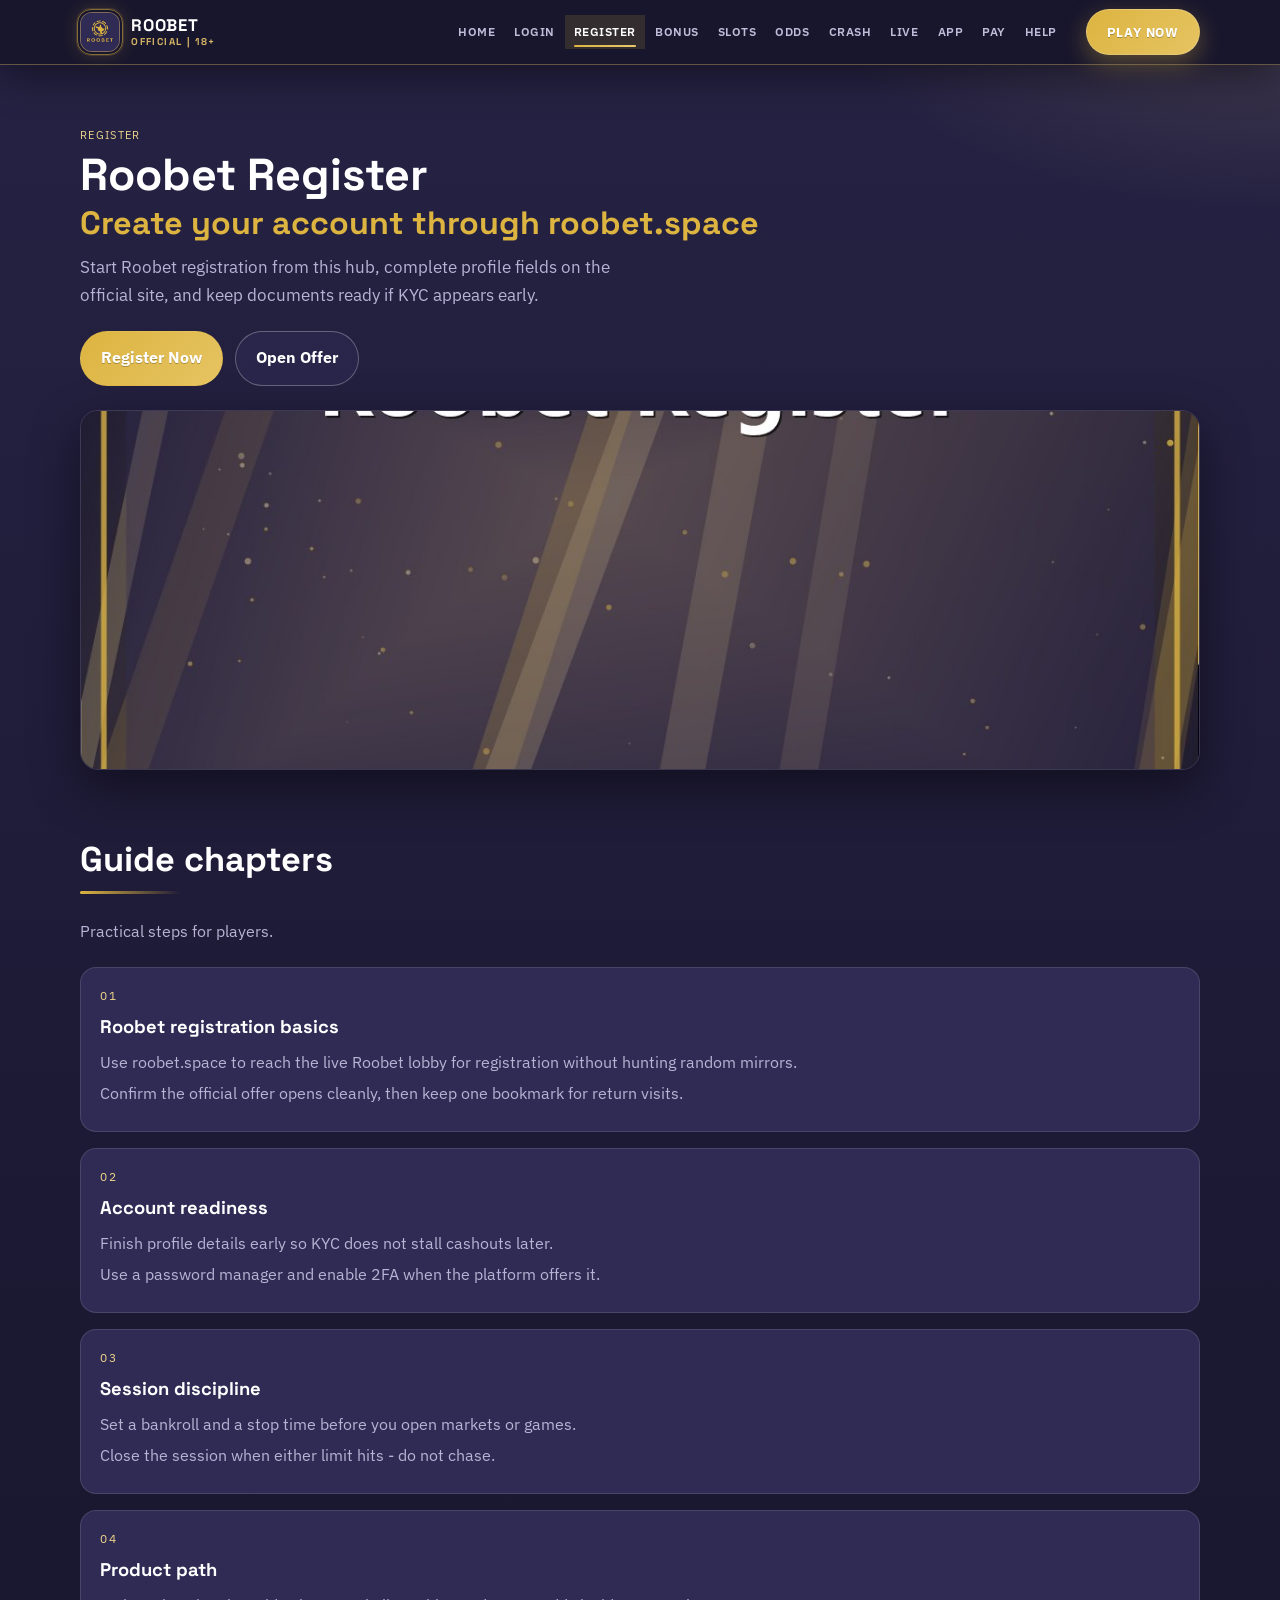
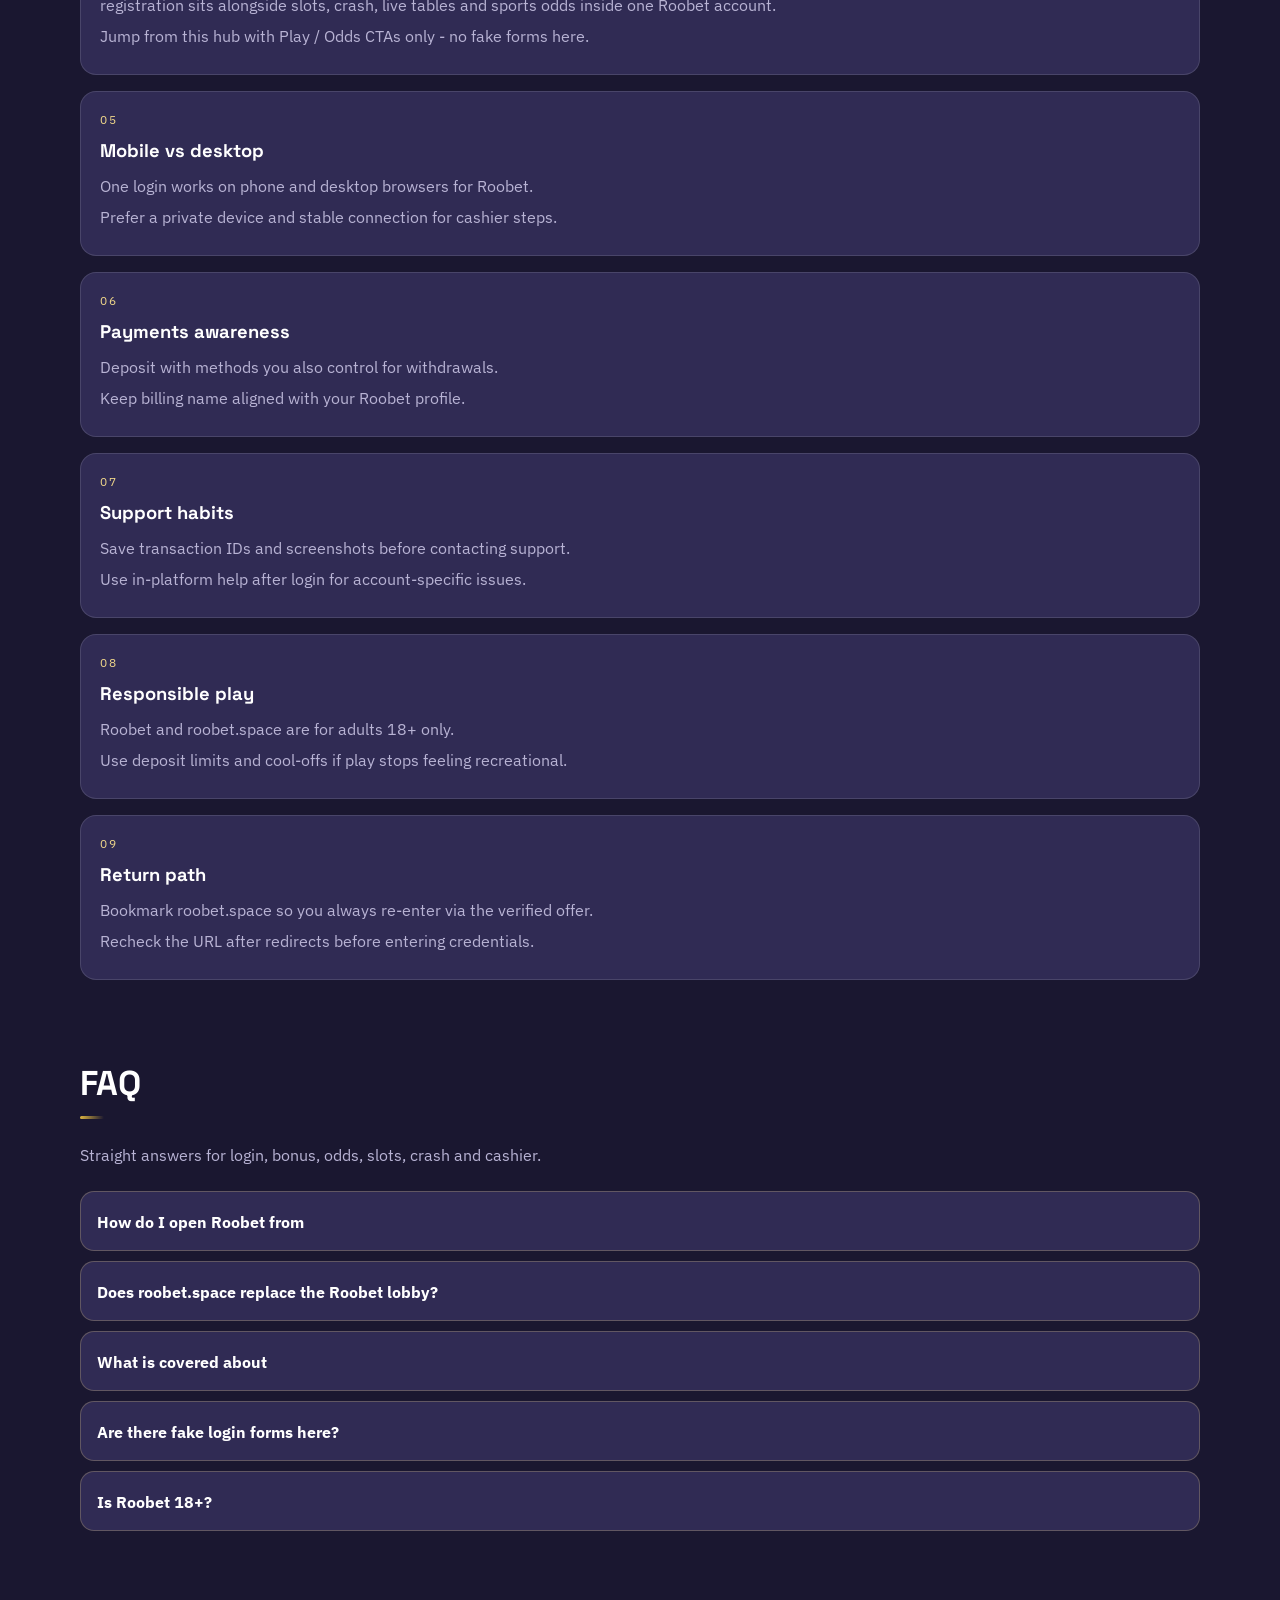
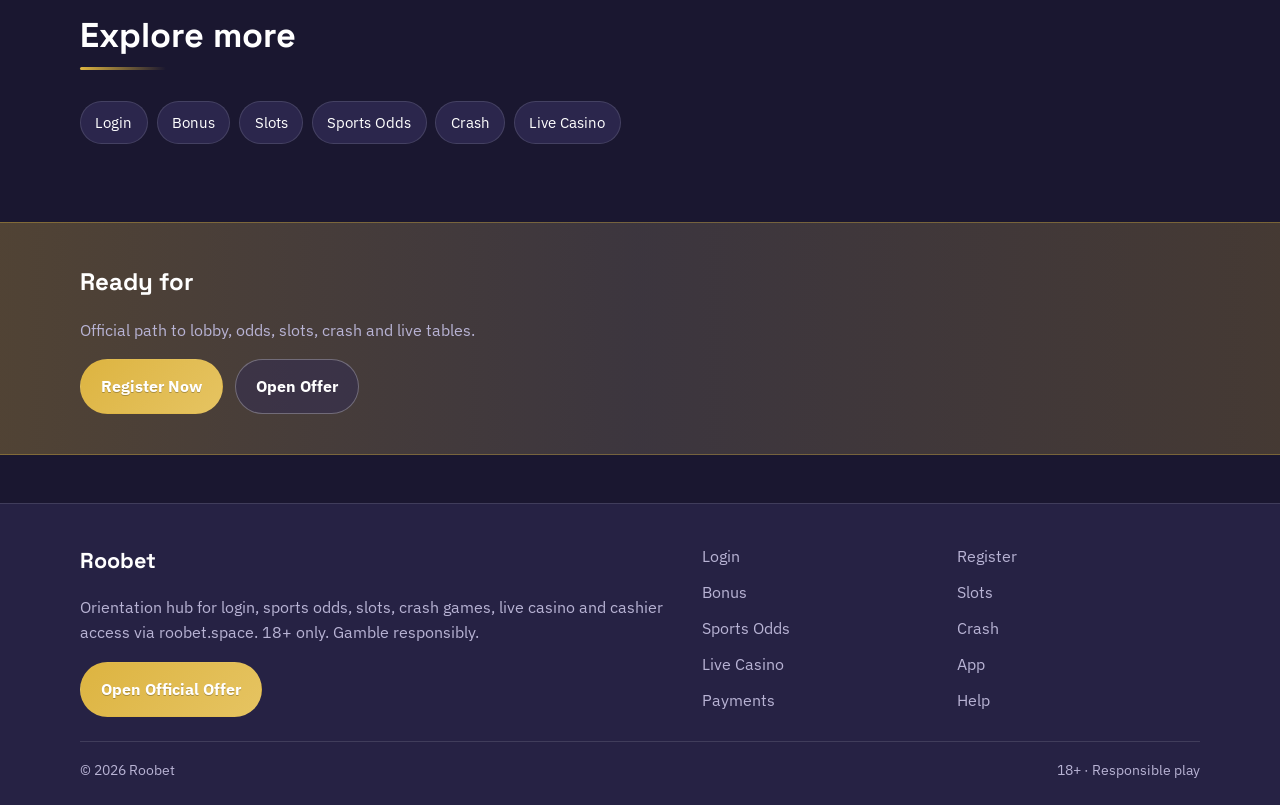
<file: roo-create.html>
<!DOCTYPE html>
<html lang="en">
<head>
<meta charset="utf-8">
<meta name="viewport" content="width=device-width, initial-scale=1">
<title>Roobet Register - Create Account via roobet.space</title>
<meta name="description" content="Register for Roobet from roobet.space: account setup, profile checks and welcome-bonus path after signup. 18+ only.">
<meta name="keywords" content="Roobet, Roobet Register, Roobet login, Roobet bonus, Roobet slots, Roobet odds, roobet.space">
<meta name="robots" content="index,follow,max-image-preview:large">
<link rel="canonical" href="https://roobet.space/roo-create.html">
<meta property="og:type" content="website">
<meta property="og:site_name" content="Roobet">
<meta property="og:title" content="Roobet Register - Create Account via roobet.space">
<meta property="og:description" content="Register for Roobet from roobet.space: account setup, profile checks and welcome-bonus path after signup. 18+ only.">
<meta property="og:url" content="https://roobet.space/roo-create.html">
<meta property="og:image" content="https://roobet.space/assets/pages/roo-create.jpg">
<meta name="twitter:card" content="summary_large_image">
<meta name="twitter:title" content="Roobet Register - Create Account via roobet.space">
<meta name="twitter:description" content="Register for Roobet from roobet.space: account setup, profile checks and welcome-bonus path after signup. 18+ only.">
<meta name="twitter:image" content="https://roobet.space/assets/pages/roo-create.jpg">
<link rel="icon" href="/favicon.png" type="image/png">
<link rel="apple-touch-icon" href="/assets/brand/logo.png">
<link rel="manifest" href="/site.webmanifest">
<link rel="preconnect" href="https://fonts.googleapis.com">
<link rel="preconnect" href="https://fonts.gstatic.com" crossorigin>
<link href="https://fonts.googleapis.com/css2?family=Space+Grotesk:wght@600;700&family=IBM+Plex+Sans:wght@400;600;700&display=swap" rel="stylesheet">
<link rel="stylesheet" href="/css/styles.css">
<script type="application/ld+json">{"@context":"https://schema.org","@type":"FAQPage","url":"https://roobet.space/roo-create.html","mainEntity":[{"@type":"Question","name":"How do I open Roobet from ","acceptedAnswer":{"@type":"Answer","text":"Tap Play Now on roobet.space, follow the verified offer, then complete login or registration on the live Roobet platform."}},{"@type":"Question","name":"Does roobet.space replace the Roobet lobby?","acceptedAnswer":{"@type":"Answer","text":"No. roobet.space is an orientation hub for login, bonus path, odds, slots, crash, live casino and cashier - the real games run on Roobet after you continue."}},{"@type":"Question","name":"What is covered about ","acceptedAnswer":{"@type":"Answer","text":"This page explains practical registration steps for Roobet players: safe entry, product location, session limits and where to continue via the offer link."}},{"@type":"Question","name":"Are there fake login forms here?","acceptedAnswer":{"@type":"Answer","text":"No. Never enter passwords on the hub. Credentials belong only on the official Roobet site after the offer redirect."}},{"@type":"Question","name":"Is Roobet 18+?","acceptedAnswer":{"@type":"Answer","text":"Yes. Gambling is for adults only. If it stops being entertainment, use limits or self-exclusion tools on the platform."}}]}</script>
</head>
<body class="layout-3 page">
<header class="site-header" id="siteHeader">
<div class="wrap header-bar">
<a class="brand" href="/" aria-label="Roobet home">
<span class="brand-mark"><img src="/assets/brand/logo.png" alt="Roobet logo" width="40" height="40"></span>
<span class="brand-copy"><span class="brand-name">Roobet</span><span class="brand-tag">Official | 18+</span></span>
</a>
<button class="nav-toggle" id="navToggle" aria-expanded="false" aria-controls="siteNav" type="button" aria-label="Open menu"><span></span><span></span><span></span></button>
<nav class="site-nav" id="siteNav" aria-label="Primary"><a class="nav-link" href="/">Home</a><a class="nav-link" href="/roo-sign-in.html">Login</a><a class="nav-link is-active" href="/roo-create.html">Register</a><a class="nav-link" href="/roo-boost.html">Bonus</a><a class="nav-link" href="/roo-slots.html">Slots</a><a class="nav-link" href="/roo-odds.html">Odds</a><a class="nav-link" href="/roo-crash.html">Crash</a><a class="nav-link" href="/roo-live.html">Live</a><a class="nav-link" href="/roo-app.html">App</a><a class="nav-link" href="/roo-wallet.html">Pay</a><a class="nav-link" href="/roo-help.html">Help</a></nav>
<a class="btn btn-accent header-cta" href="https://martell892.online/Mt5KgdtF?sub_id_1=roobet.space" rel="nofollow sponsored noopener" target="_blank">Play Now</a>
</div>
</header>
<section class="page-hero"><div class="wrap">
<div class="eyebrow">Register</div>
<h1>Roobet Register<em>Create your account through roobet.space</em></h1>
<p class="lead">Start Roobet registration from this hub, complete profile fields on the official site, and keep documents ready if KYC appears early.</p>
<div class="cta-row">
<a class="btn btn-accent" href="https://martell892.online/Mt5KgdtF?sub_id_1=roobet.space" rel="nofollow sponsored noopener" target="_blank">Register Now</a>
<a class="btn btn-ghost" href="https://martell892.online/Mt5KgdtF?sub_id_1=roobet.space" rel="nofollow sponsored noopener" target="_blank">Open Offer</a>
</div>

</div></section>
<div class="page-cover wrap"><img src="/assets/pages/roo-create.jpg" alt="Register cover" width="1200" height="675" loading="eager"></div>
<section class="chapters wrap"><div class="section-head"><h2>Guide chapters</h2><p class="mute">Practical steps for players.</p></div><div class="chapter-grid"><article class="chapter"><div class="chapter-n">01</div><h3>Roobet registration basics</h3><p>Use roobet.space to reach the live Roobet lobby for registration without hunting random mirrors.</p><p>Confirm the official offer opens cleanly, then keep one bookmark for return visits.</p></article><article class="chapter"><div class="chapter-n">02</div><h3>Account readiness</h3><p>Finish profile details early so KYC does not stall cashouts later.</p><p>Use a password manager and enable 2FA when the platform offers it.</p></article><article class="chapter"><div class="chapter-n">03</div><h3>Session discipline</h3><p>Set a bankroll and a stop time before you open markets or games.</p><p>Close the session when either limit hits - do not chase.</p></article><article class="chapter"><div class="chapter-n">04</div><h3>Product path</h3><p>registration sits alongside slots, crash, live tables and sports odds inside one Roobet account.</p><p>Jump from this hub with Play / Odds CTAs only - no fake forms here.</p></article><article class="chapter"><div class="chapter-n">05</div><h3>Mobile vs desktop</h3><p>One login works on phone and desktop browsers for Roobet.</p><p>Prefer a private device and stable connection for cashier steps.</p></article><article class="chapter"><div class="chapter-n">06</div><h3>Payments awareness</h3><p>Deposit with methods you also control for withdrawals.</p><p>Keep billing name aligned with your Roobet profile.</p></article><article class="chapter"><div class="chapter-n">07</div><h3>Support habits</h3><p>Save transaction IDs and screenshots before contacting support.</p><p>Use in-platform help after login for account-specific issues.</p></article><article class="chapter"><div class="chapter-n">08</div><h3>Responsible play</h3><p>Roobet and roobet.space are for adults 18+ only.</p><p>Use deposit limits and cool-offs if play stops feeling recreational.</p></article><article class="chapter"><div class="chapter-n">09</div><h3>Return path</h3><p>Bookmark roobet.space so you always re-enter via the verified offer.</p><p>Recheck the URL after redirects before entering credentials.</p></article></div></section>
<section class="faq wrap" id="faq"><div class="section-head"><h2>FAQ</h2><p class="mute">Straight answers for login, bonus, odds, slots, crash and cashier.</p></div><div class="faq-list"><details class="faq-item"><summary>How do I open Roobet from </summary><p>Tap Play Now on roobet.space, follow the verified offer, then complete login or registration on the live Roobet platform.</p></details><details class="faq-item"><summary>Does roobet.space replace the Roobet lobby?</summary><p>No. roobet.space is an orientation hub for login, bonus path, odds, slots, crash, live casino and cashier - the real games run on Roobet after you continue.</p></details><details class="faq-item"><summary>What is covered about </summary><p>This page explains practical registration steps for Roobet players: safe entry, product location, session limits and where to continue via the offer link.</p></details><details class="faq-item"><summary>Are there fake login forms here?</summary><p>No. Never enter passwords on the hub. Credentials belong only on the official Roobet site after the offer redirect.</p></details><details class="faq-item"><summary>Is Roobet 18+?</summary><p>Yes. Gambling is for adults only. If it stops being entertainment, use limits or self-exclusion tools on the platform.</p></details></div></section>
<section class="related wrap"><div class="section-head"><h2>Explore more</h2></div><div class="chip-row"><a class="chip" href="/roo-sign-in.html">Login</a><a class="chip" href="/roo-boost.html">Bonus</a><a class="chip" href="/roo-slots.html">Slots</a><a class="chip" href="/roo-odds.html">Sports Odds</a><a class="chip" href="/roo-crash.html">Crash</a><a class="chip" href="/roo-live.html">Live Casino</a></div></section>
<section class="cta-band"><div class="wrap cta-inner">
<h2>Ready for </h2>
<p class="mute">Official path to lobby, odds, slots, crash and live tables.</p>
<div class="cta-row">
<a class="btn btn-accent" href="https://martell892.online/Mt5KgdtF?sub_id_1=roobet.space" rel="nofollow sponsored noopener" target="_blank">Register Now</a>
<a class="btn btn-ghost" href="https://martell892.online/Mt5KgdtF?sub_id_1=roobet.space" rel="nofollow sponsored noopener" target="_blank">Open Offer</a>
</div></div></section>
<footer class="site-footer">
<div class="wrap footer-grid">
<div>
<div class="footer-brand">Roobet</div>
<p class="mute">Orientation hub for login, sports odds, slots, crash games, live casino and cashier access via roobet.space. 18+ only. Gamble responsibly.</p>
<a class="btn btn-accent" href="https://martell892.online/Mt5KgdtF?sub_id_1=roobet.space" rel="nofollow sponsored noopener" target="_blank">Open Official Offer</a>
</div>
<div class="footer-links"><a href="/roo-sign-in.html">Login</a><a href="/roo-create.html">Register</a><a href="/roo-boost.html">Bonus</a><a href="/roo-slots.html">Slots</a><a href="/roo-odds.html">Sports Odds</a><a href="/roo-crash.html">Crash</a><a href="/roo-live.html">Live Casino</a><a href="/roo-app.html">App</a><a href="/roo-wallet.html">Payments</a><a href="/roo-help.html">Help</a></div>
</div>
<div class="wrap footer-base"><span>&copy; 2026 Roobet</span><span>18+ &middot; Responsible play</span></div>
</footer>
<script src="/js/main.js"></script>
</body>
</html>
</file>
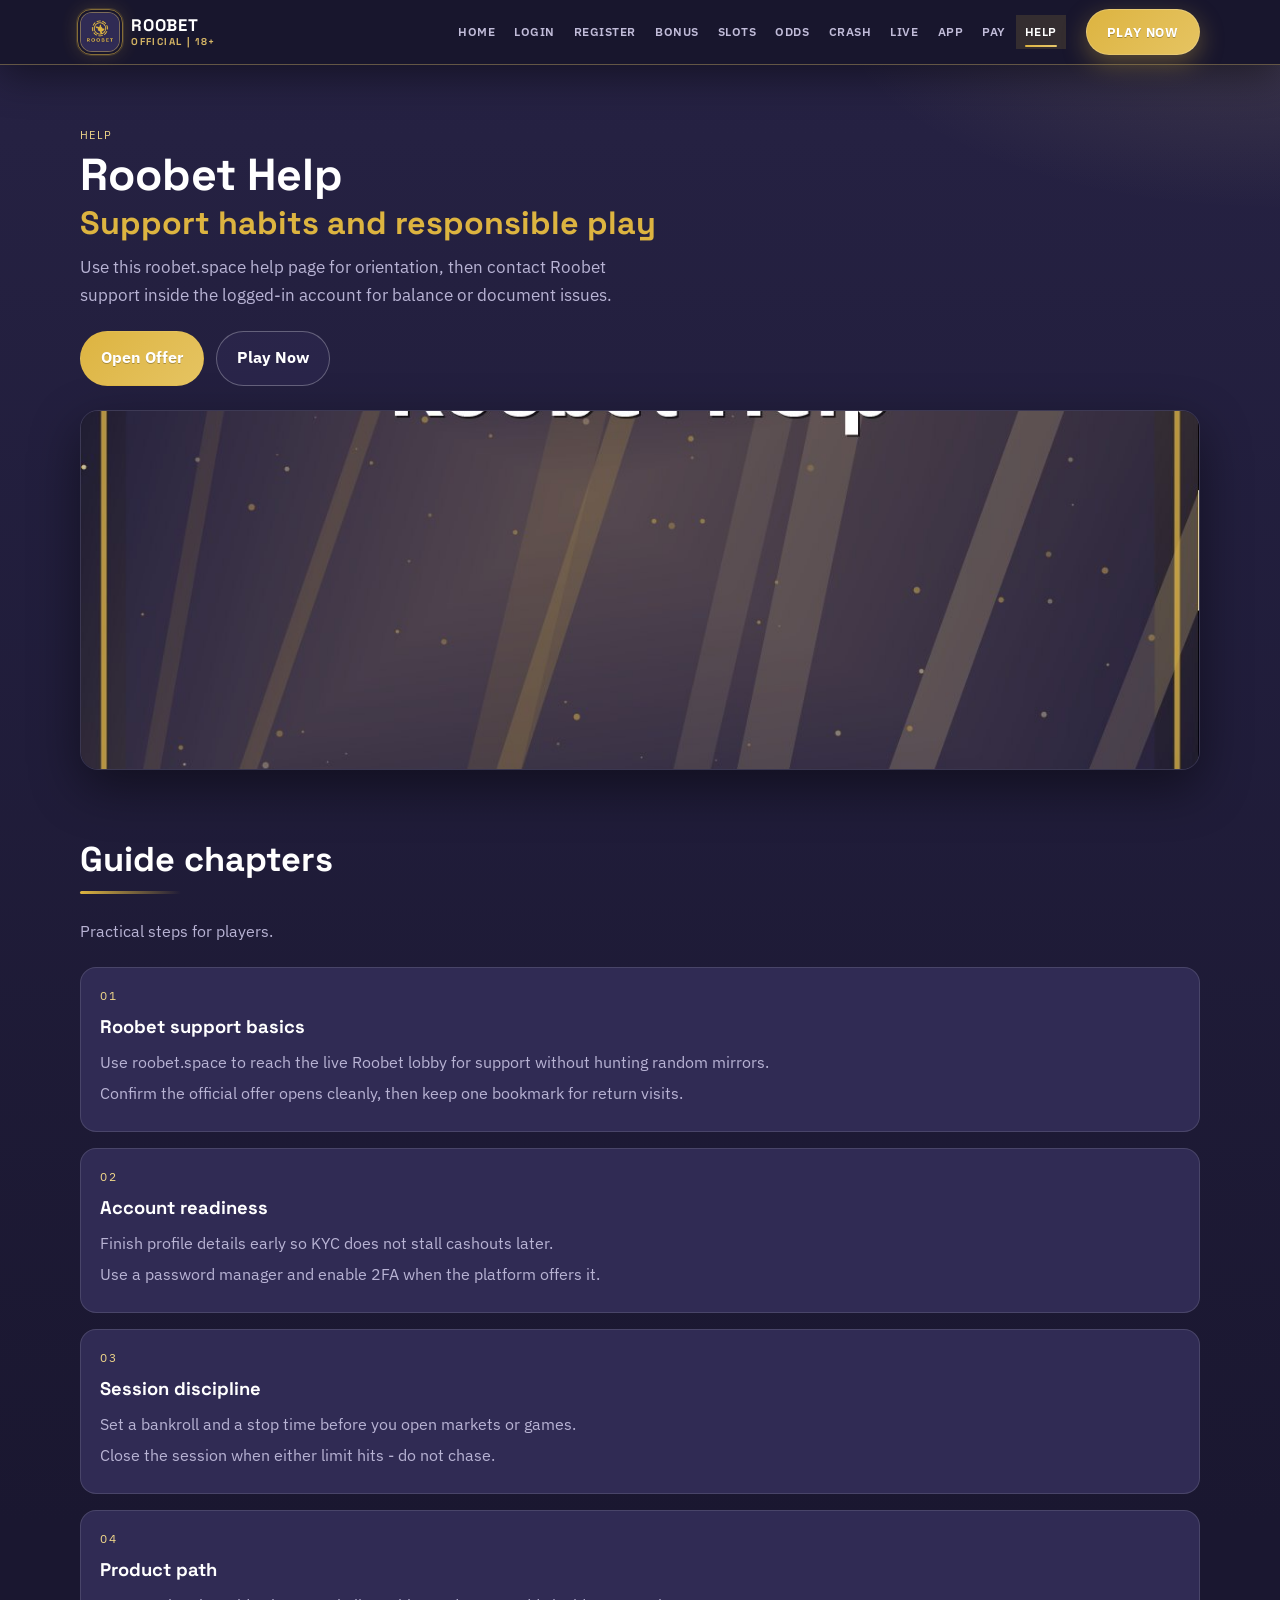
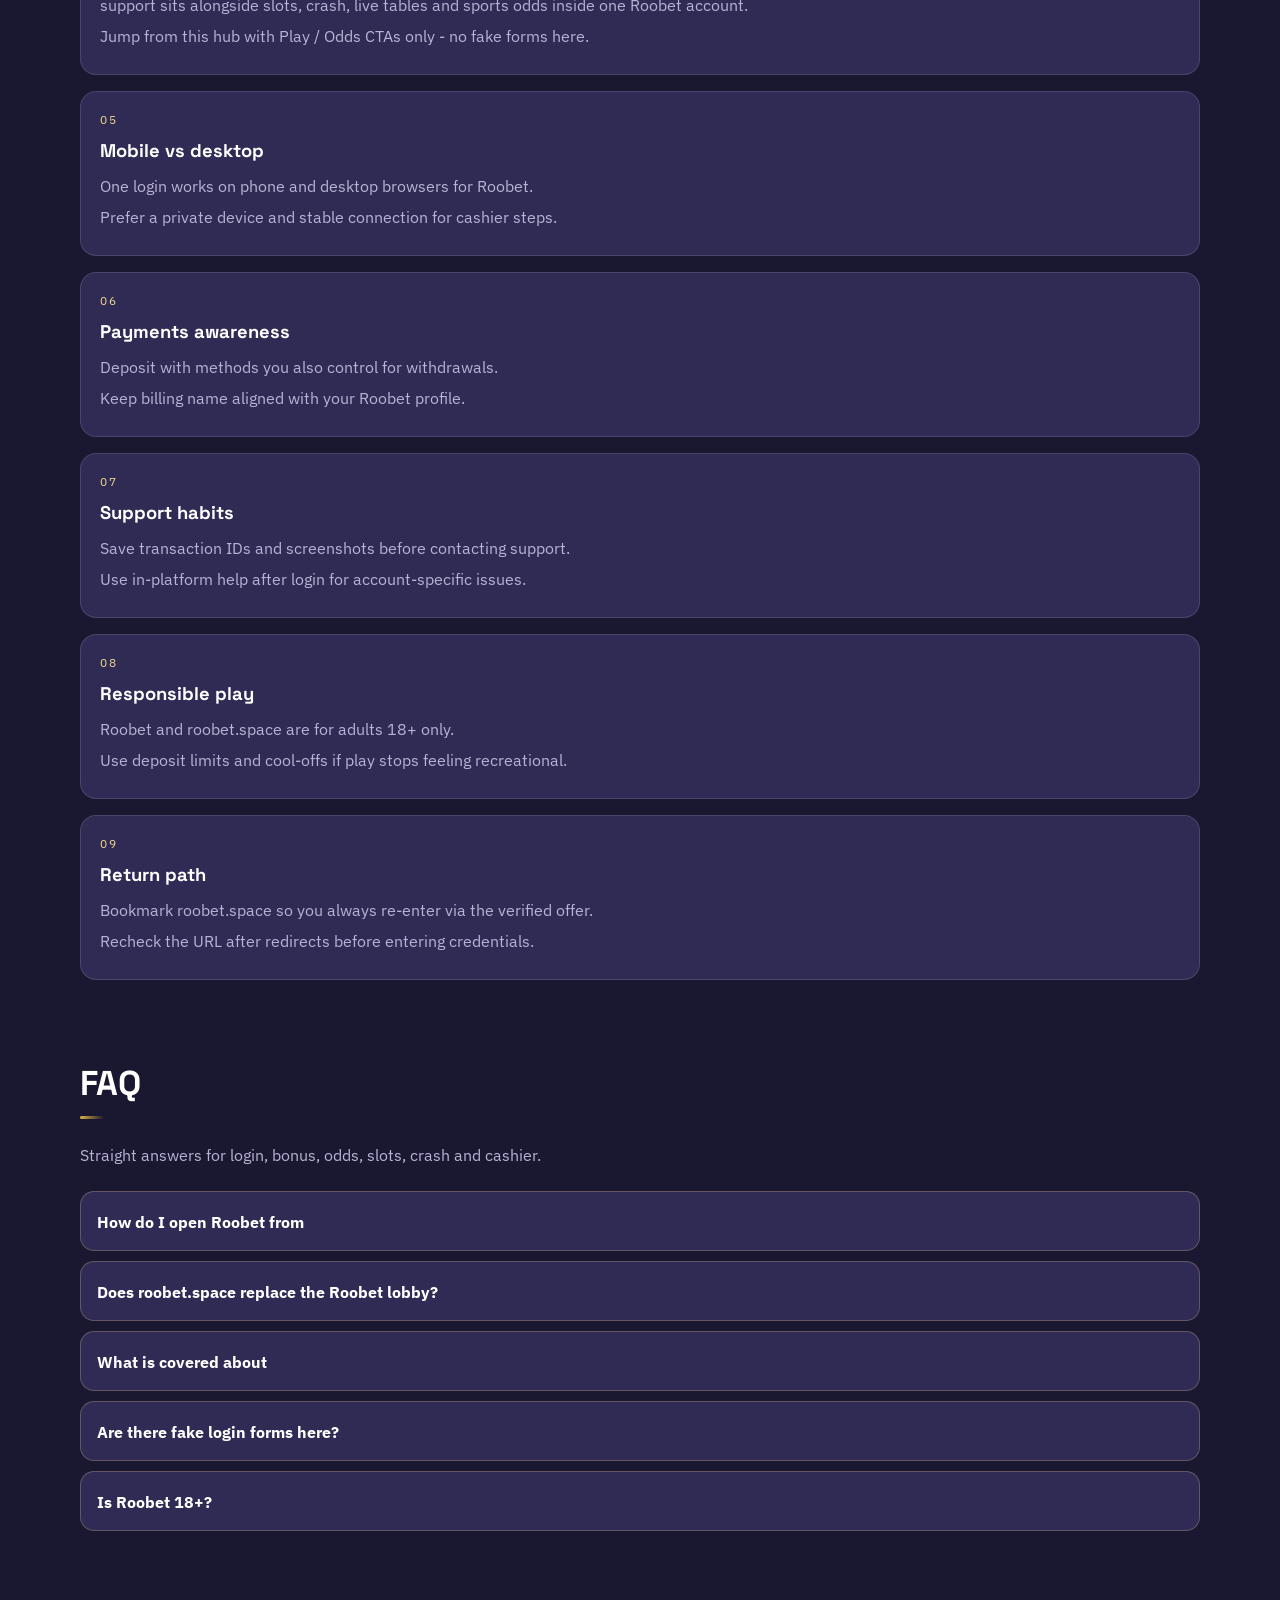
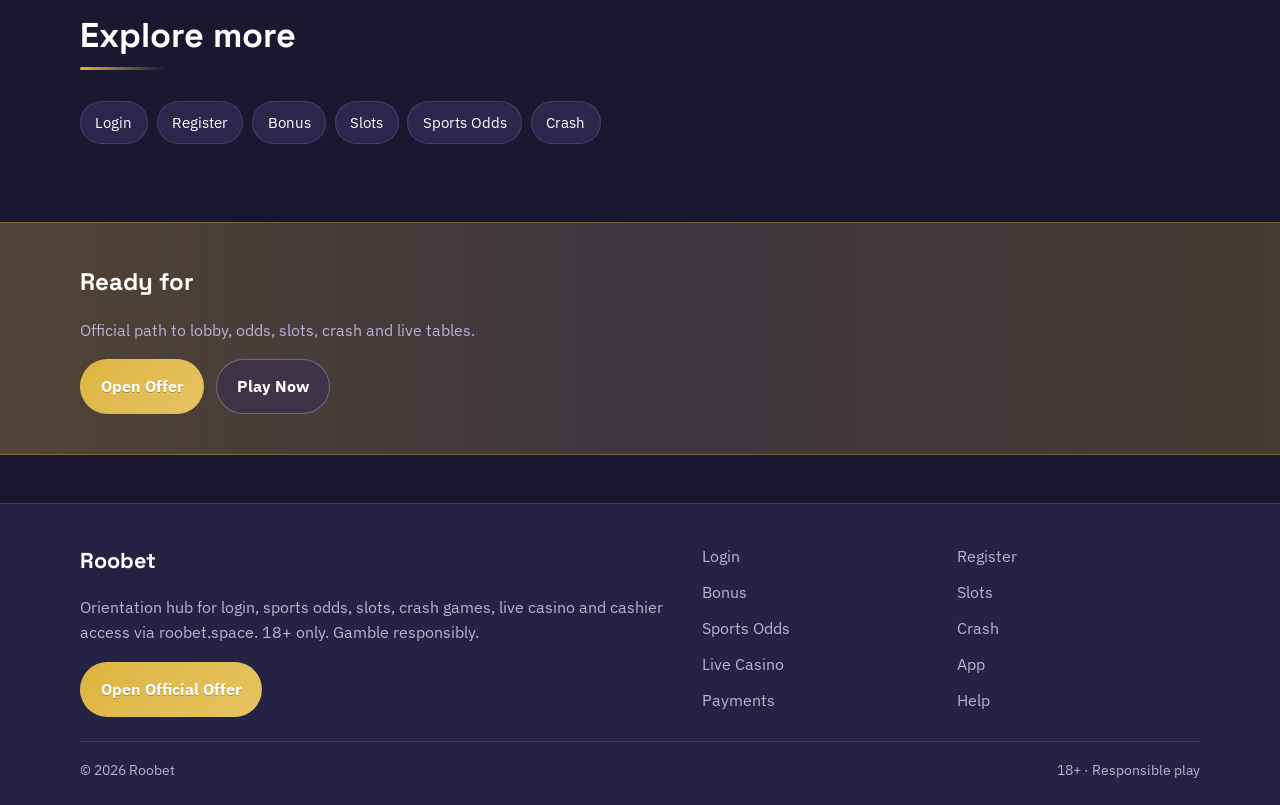
<file: roo-help.html>
<!DOCTYPE html>
<html lang="en">
<head>
<meta charset="utf-8">
<meta name="viewport" content="width=device-width, initial-scale=1">
<title>Roobet Help &amp; Support - Player FAQ | roobet.space</title>
<meta name="description" content="Help for Roobet via roobet.space: login issues, bonus questions, payments and responsible play. 18+.">
<meta name="keywords" content="Roobet, Roobet Help, Roobet login, Roobet bonus, Roobet slots, Roobet odds, roobet.space">
<meta name="robots" content="index,follow,max-image-preview:large">
<link rel="canonical" href="https://roobet.space/roo-help.html">
<meta property="og:type" content="website">
<meta property="og:site_name" content="Roobet">
<meta property="og:title" content="Roobet Help &amp; Support - Player FAQ | roobet.space">
<meta property="og:description" content="Help for Roobet via roobet.space: login issues, bonus questions, payments and responsible play. 18+.">
<meta property="og:url" content="https://roobet.space/roo-help.html">
<meta property="og:image" content="https://roobet.space/assets/pages/roo-help.jpg">
<meta name="twitter:card" content="summary_large_image">
<meta name="twitter:title" content="Roobet Help &amp; Support - Player FAQ | roobet.space">
<meta name="twitter:description" content="Help for Roobet via roobet.space: login issues, bonus questions, payments and responsible play. 18+.">
<meta name="twitter:image" content="https://roobet.space/assets/pages/roo-help.jpg">
<link rel="icon" href="/favicon.png" type="image/png">
<link rel="apple-touch-icon" href="/assets/brand/logo.png">
<link rel="manifest" href="/site.webmanifest">
<link rel="preconnect" href="https://fonts.googleapis.com">
<link rel="preconnect" href="https://fonts.gstatic.com" crossorigin>
<link href="https://fonts.googleapis.com/css2?family=Space+Grotesk:wght@600;700&family=IBM+Plex+Sans:wght@400;600;700&display=swap" rel="stylesheet">
<link rel="stylesheet" href="/css/styles.css">
<script type="application/ld+json">{"@context":"https://schema.org","@type":"FAQPage","url":"https://roobet.space/roo-help.html","mainEntity":[{"@type":"Question","name":"How do I open Roobet from ","acceptedAnswer":{"@type":"Answer","text":"Tap Play Now on roobet.space, follow the verified offer, then complete login or registration on the live Roobet platform."}},{"@type":"Question","name":"Does roobet.space replace the Roobet lobby?","acceptedAnswer":{"@type":"Answer","text":"No. roobet.space is an orientation hub for login, bonus path, odds, slots, crash, live casino and cashier - the real games run on Roobet after you continue."}},{"@type":"Question","name":"What is covered about ","acceptedAnswer":{"@type":"Answer","text":"This page explains practical help steps for Roobet players: safe entry, product location, session limits and where to continue via the offer link."}},{"@type":"Question","name":"Are there fake login forms here?","acceptedAnswer":{"@type":"Answer","text":"No. Never enter passwords on the hub. Credentials belong only on the official Roobet site after the offer redirect."}},{"@type":"Question","name":"Is Roobet 18+?","acceptedAnswer":{"@type":"Answer","text":"Yes. Gambling is for adults only. If it stops being entertainment, use limits or self-exclusion tools on the platform."}}]}</script>
</head>
<body class="layout-3 page">
<header class="site-header" id="siteHeader">
<div class="wrap header-bar">
<a class="brand" href="/" aria-label="Roobet home">
<span class="brand-mark"><img src="/assets/brand/logo.png" alt="Roobet logo" width="40" height="40"></span>
<span class="brand-copy"><span class="brand-name">Roobet</span><span class="brand-tag">Official | 18+</span></span>
</a>
<button class="nav-toggle" id="navToggle" aria-expanded="false" aria-controls="siteNav" type="button" aria-label="Open menu"><span></span><span></span><span></span></button>
<nav class="site-nav" id="siteNav" aria-label="Primary"><a class="nav-link" href="/">Home</a><a class="nav-link" href="/roo-sign-in.html">Login</a><a class="nav-link" href="/roo-create.html">Register</a><a class="nav-link" href="/roo-boost.html">Bonus</a><a class="nav-link" href="/roo-slots.html">Slots</a><a class="nav-link" href="/roo-odds.html">Odds</a><a class="nav-link" href="/roo-crash.html">Crash</a><a class="nav-link" href="/roo-live.html">Live</a><a class="nav-link" href="/roo-app.html">App</a><a class="nav-link" href="/roo-wallet.html">Pay</a><a class="nav-link is-active" href="/roo-help.html">Help</a></nav>
<a class="btn btn-accent header-cta" href="https://martell892.online/Mt5KgdtF?sub_id_1=roobet.space" rel="nofollow sponsored noopener" target="_blank">Play Now</a>
</div>
</header>
<section class="page-hero"><div class="wrap">
<div class="eyebrow">Help</div>
<h1>Roobet Help<em>Support habits and responsible play</em></h1>
<p class="lead">Use this roobet.space help page for orientation, then contact Roobet support inside the logged-in account for balance or document issues.</p>
<div class="cta-row">
<a class="btn btn-accent" href="https://martell892.online/Mt5KgdtF?sub_id_1=roobet.space" rel="nofollow sponsored noopener" target="_blank">Open Offer</a>
<a class="btn btn-ghost" href="https://martell892.online/Mt5KgdtF?sub_id_1=roobet.space" rel="nofollow sponsored noopener" target="_blank">Play Now</a>
</div>

</div></section>
<div class="page-cover wrap"><img src="/assets/pages/roo-help.jpg" alt="Help cover" width="1200" height="675" loading="eager"></div>
<section class="chapters wrap"><div class="section-head"><h2>Guide chapters</h2><p class="mute">Practical steps for players.</p></div><div class="chapter-grid"><article class="chapter"><div class="chapter-n">01</div><h3>Roobet support basics</h3><p>Use roobet.space to reach the live Roobet lobby for support without hunting random mirrors.</p><p>Confirm the official offer opens cleanly, then keep one bookmark for return visits.</p></article><article class="chapter"><div class="chapter-n">02</div><h3>Account readiness</h3><p>Finish profile details early so KYC does not stall cashouts later.</p><p>Use a password manager and enable 2FA when the platform offers it.</p></article><article class="chapter"><div class="chapter-n">03</div><h3>Session discipline</h3><p>Set a bankroll and a stop time before you open markets or games.</p><p>Close the session when either limit hits - do not chase.</p></article><article class="chapter"><div class="chapter-n">04</div><h3>Product path</h3><p>support sits alongside slots, crash, live tables and sports odds inside one Roobet account.</p><p>Jump from this hub with Play / Odds CTAs only - no fake forms here.</p></article><article class="chapter"><div class="chapter-n">05</div><h3>Mobile vs desktop</h3><p>One login works on phone and desktop browsers for Roobet.</p><p>Prefer a private device and stable connection for cashier steps.</p></article><article class="chapter"><div class="chapter-n">06</div><h3>Payments awareness</h3><p>Deposit with methods you also control for withdrawals.</p><p>Keep billing name aligned with your Roobet profile.</p></article><article class="chapter"><div class="chapter-n">07</div><h3>Support habits</h3><p>Save transaction IDs and screenshots before contacting support.</p><p>Use in-platform help after login for account-specific issues.</p></article><article class="chapter"><div class="chapter-n">08</div><h3>Responsible play</h3><p>Roobet and roobet.space are for adults 18+ only.</p><p>Use deposit limits and cool-offs if play stops feeling recreational.</p></article><article class="chapter"><div class="chapter-n">09</div><h3>Return path</h3><p>Bookmark roobet.space so you always re-enter via the verified offer.</p><p>Recheck the URL after redirects before entering credentials.</p></article></div></section>
<section class="faq wrap" id="faq"><div class="section-head"><h2>FAQ</h2><p class="mute">Straight answers for login, bonus, odds, slots, crash and cashier.</p></div><div class="faq-list"><details class="faq-item"><summary>How do I open Roobet from </summary><p>Tap Play Now on roobet.space, follow the verified offer, then complete login or registration on the live Roobet platform.</p></details><details class="faq-item"><summary>Does roobet.space replace the Roobet lobby?</summary><p>No. roobet.space is an orientation hub for login, bonus path, odds, slots, crash, live casino and cashier - the real games run on Roobet after you continue.</p></details><details class="faq-item"><summary>What is covered about </summary><p>This page explains practical help steps for Roobet players: safe entry, product location, session limits and where to continue via the offer link.</p></details><details class="faq-item"><summary>Are there fake login forms here?</summary><p>No. Never enter passwords on the hub. Credentials belong only on the official Roobet site after the offer redirect.</p></details><details class="faq-item"><summary>Is Roobet 18+?</summary><p>Yes. Gambling is for adults only. If it stops being entertainment, use limits or self-exclusion tools on the platform.</p></details></div></section>
<section class="related wrap"><div class="section-head"><h2>Explore more</h2></div><div class="chip-row"><a class="chip" href="/roo-sign-in.html">Login</a><a class="chip" href="/roo-create.html">Register</a><a class="chip" href="/roo-boost.html">Bonus</a><a class="chip" href="/roo-slots.html">Slots</a><a class="chip" href="/roo-odds.html">Sports Odds</a><a class="chip" href="/roo-crash.html">Crash</a></div></section>
<section class="cta-band"><div class="wrap cta-inner">
<h2>Ready for </h2>
<p class="mute">Official path to lobby, odds, slots, crash and live tables.</p>
<div class="cta-row">
<a class="btn btn-accent" href="https://martell892.online/Mt5KgdtF?sub_id_1=roobet.space" rel="nofollow sponsored noopener" target="_blank">Open Offer</a>
<a class="btn btn-ghost" href="https://martell892.online/Mt5KgdtF?sub_id_1=roobet.space" rel="nofollow sponsored noopener" target="_blank">Play Now</a>
</div></div></section>
<footer class="site-footer">
<div class="wrap footer-grid">
<div>
<div class="footer-brand">Roobet</div>
<p class="mute">Orientation hub for login, sports odds, slots, crash games, live casino and cashier access via roobet.space. 18+ only. Gamble responsibly.</p>
<a class="btn btn-accent" href="https://martell892.online/Mt5KgdtF?sub_id_1=roobet.space" rel="nofollow sponsored noopener" target="_blank">Open Official Offer</a>
</div>
<div class="footer-links"><a href="/roo-sign-in.html">Login</a><a href="/roo-create.html">Register</a><a href="/roo-boost.html">Bonus</a><a href="/roo-slots.html">Slots</a><a href="/roo-odds.html">Sports Odds</a><a href="/roo-crash.html">Crash</a><a href="/roo-live.html">Live Casino</a><a href="/roo-app.html">App</a><a href="/roo-wallet.html">Payments</a><a href="/roo-help.html">Help</a></div>
</div>
<div class="wrap footer-base"><span>&copy; 2026 Roobet</span><span>18+ &middot; Responsible play</span></div>
</footer>
<script src="/js/main.js"></script>
</body>
</html>
</file>
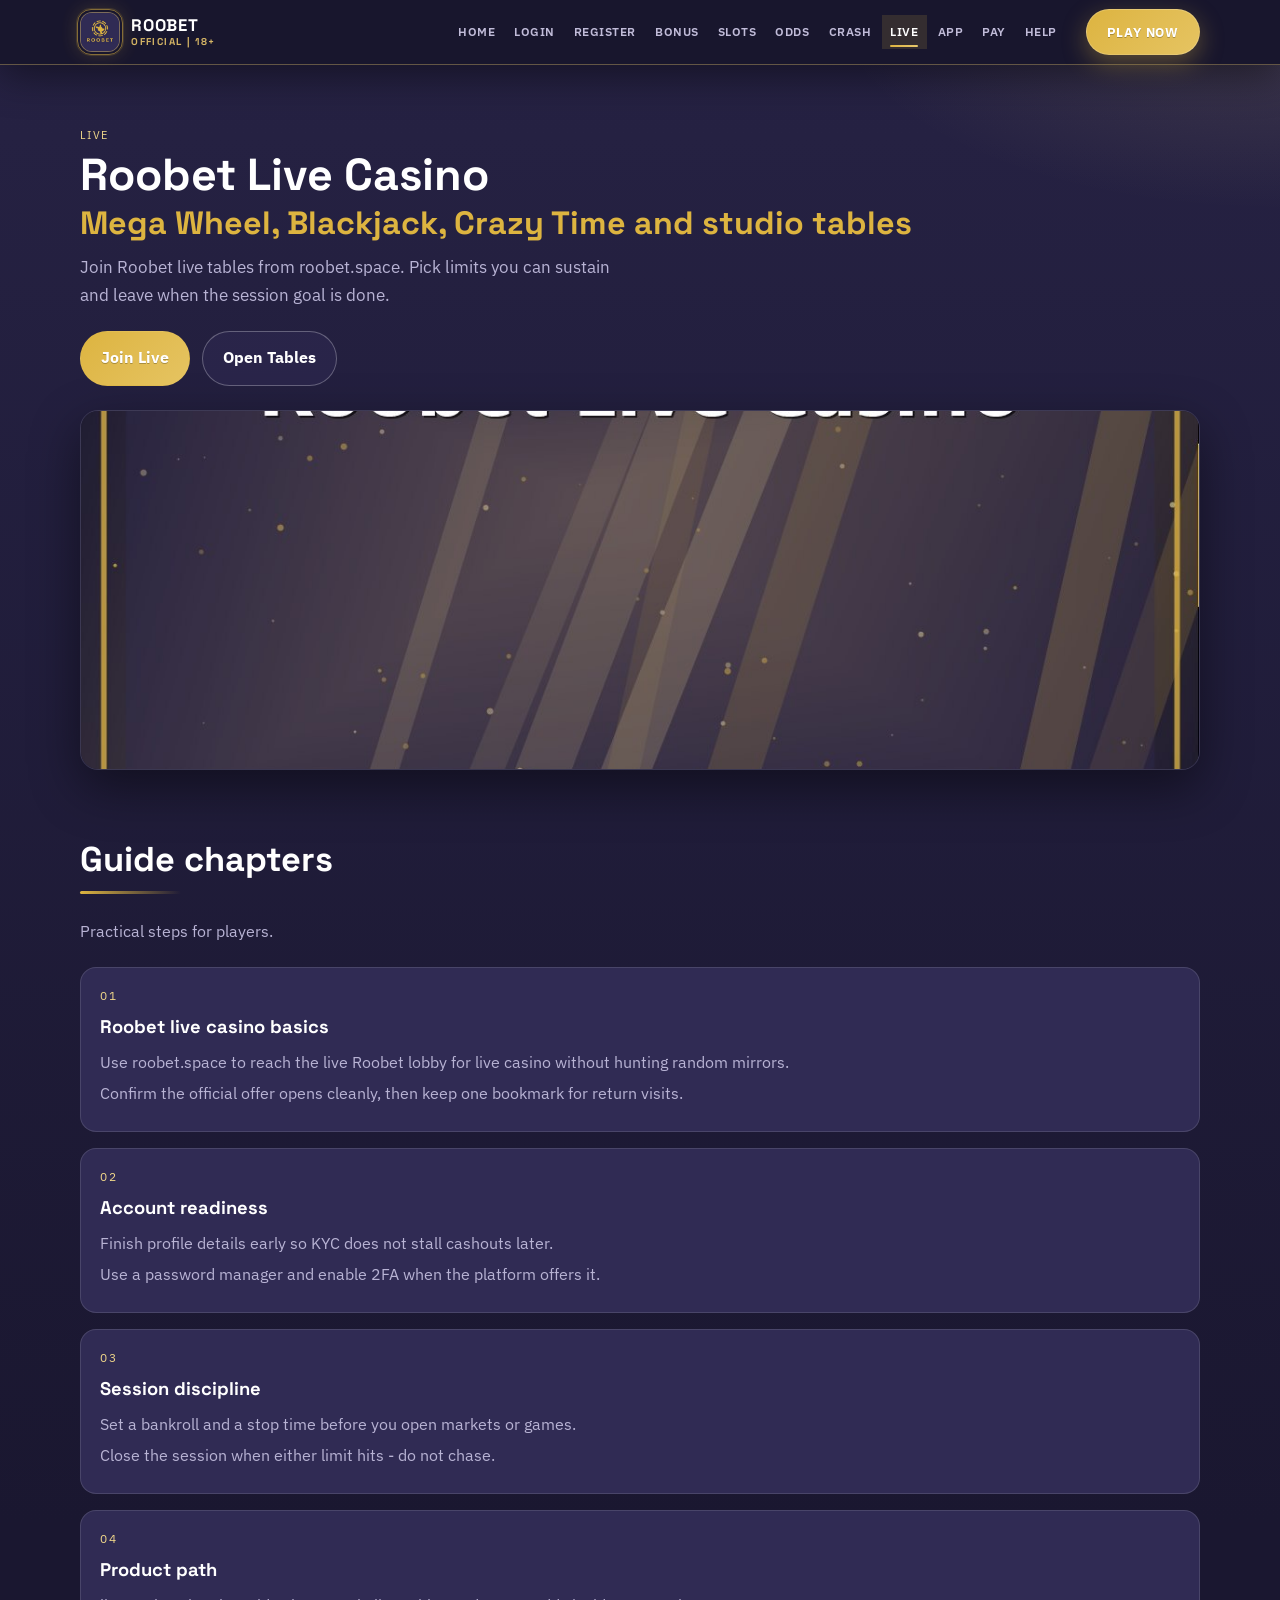
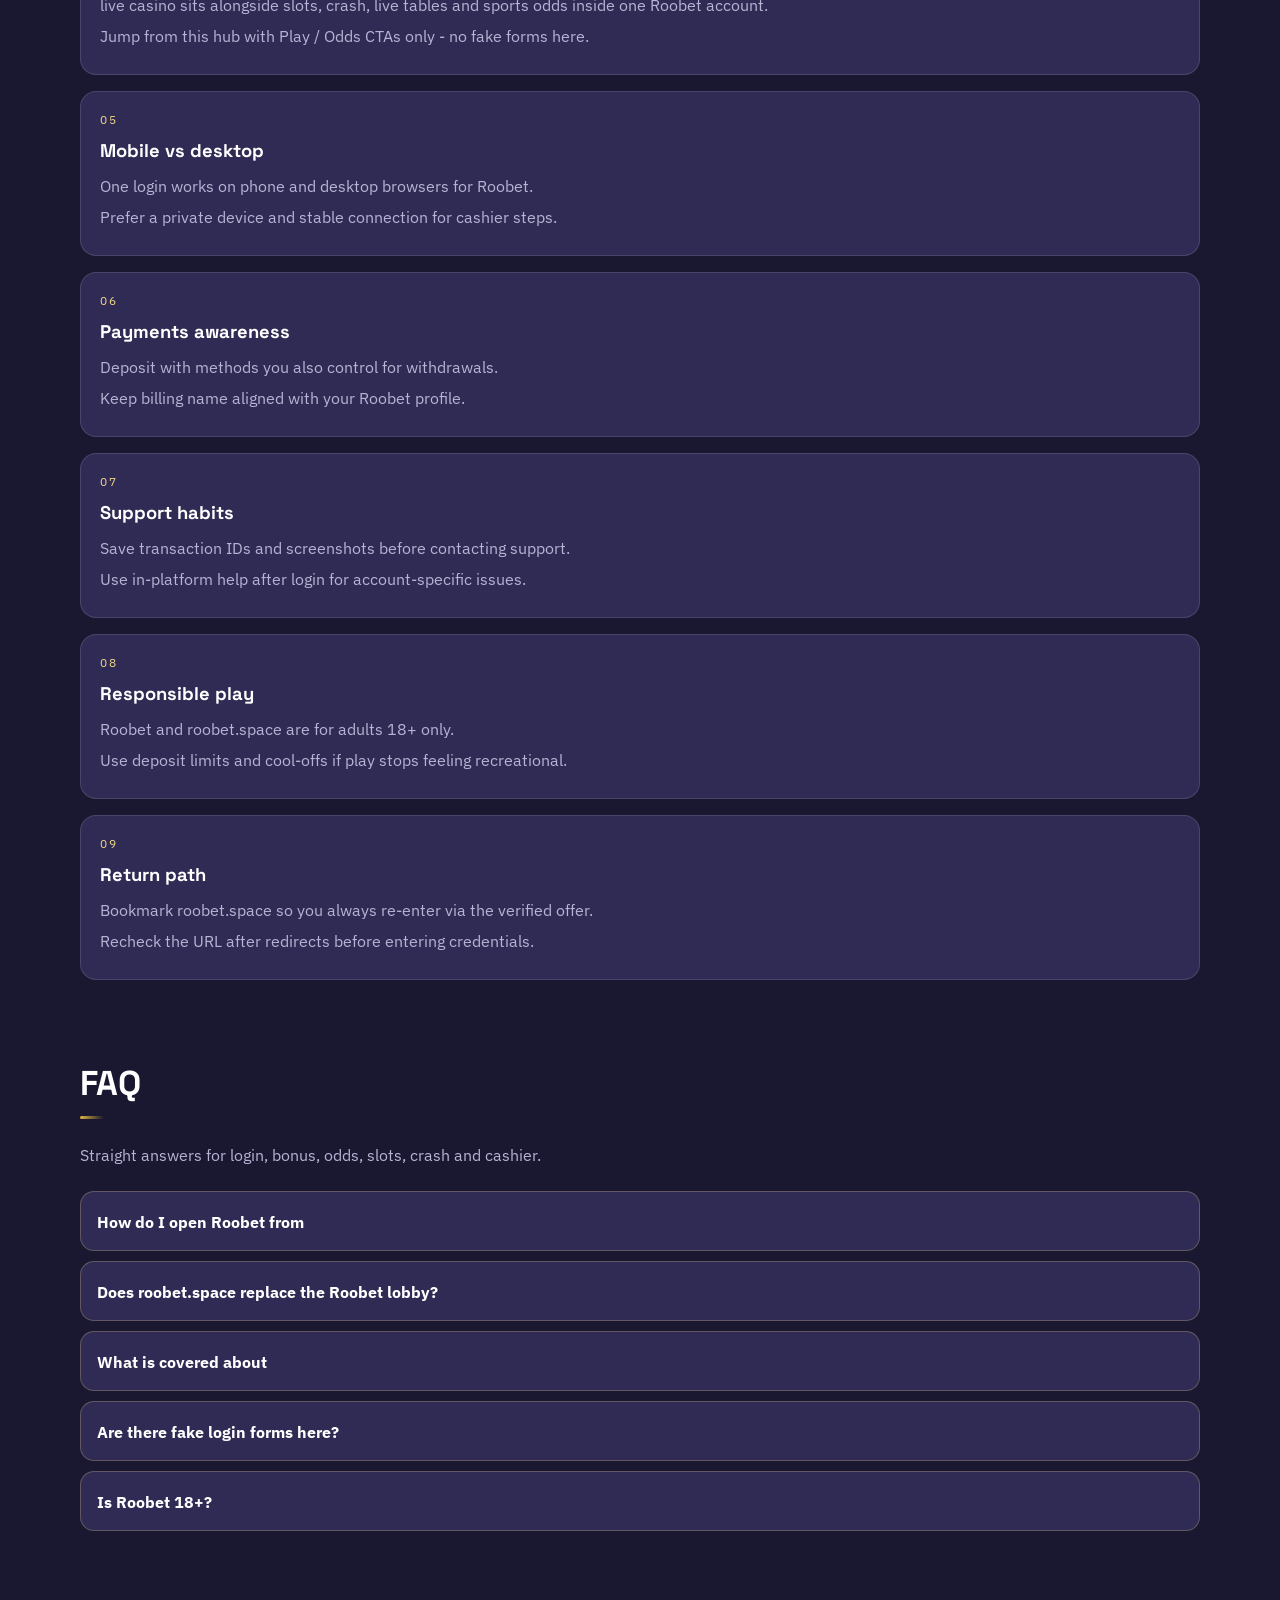
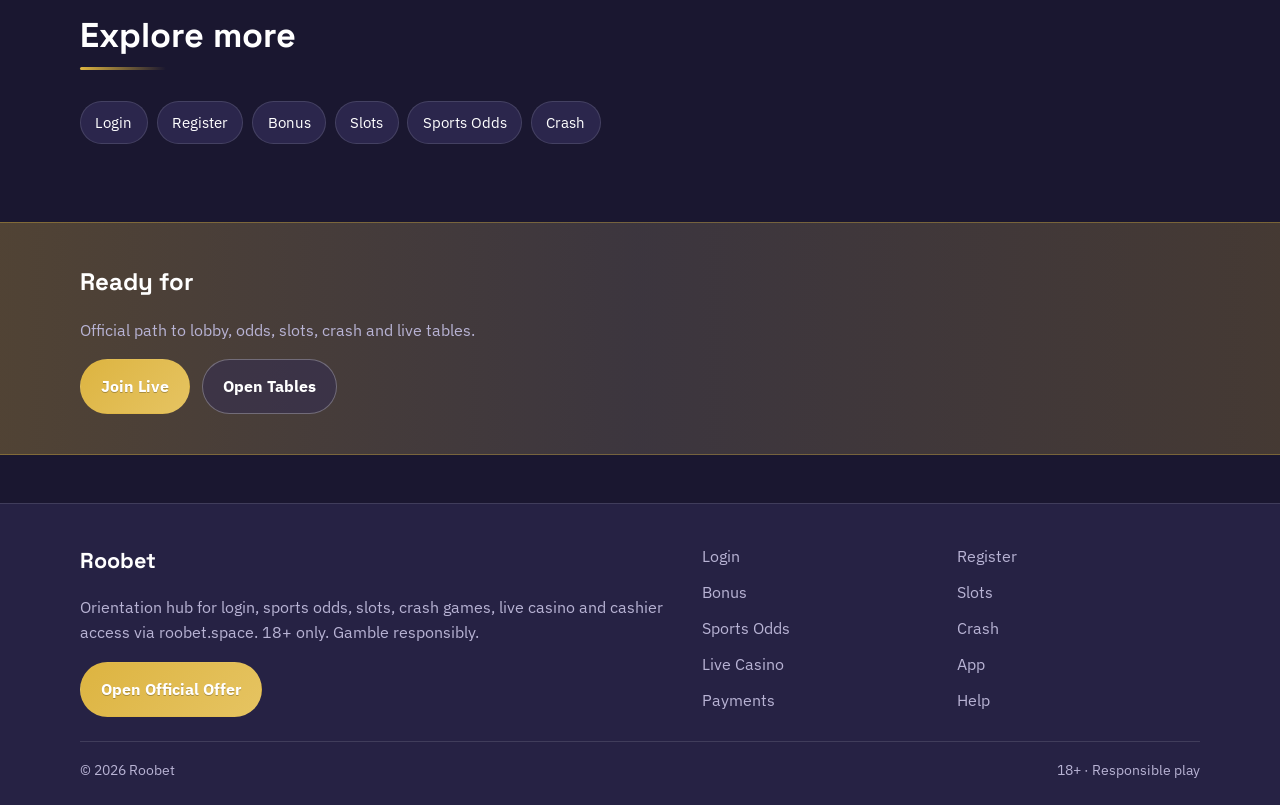
<file: roo-live.html>
<!DOCTYPE html>
<html lang="en">
<head>
<meta charset="utf-8">
<meta name="viewport" content="width=device-width, initial-scale=1">
<title>Roobet Live Casino - Mega Wheel, Blackjack, Crazy Time | roobet.space</title>
<meta name="description" content="Roobet live casino via roobet.space: Mega Wheel, Blackjack, Crazy Time and more real-dealer tables. Table limits and etiquette. 18+.">
<meta name="keywords" content="Roobet, Roobet Live Casino, Roobet login, Roobet bonus, Roobet slots, Roobet odds, roobet.space">
<meta name="robots" content="index,follow,max-image-preview:large">
<link rel="canonical" href="https://roobet.space/roo-live.html">
<meta property="og:type" content="website">
<meta property="og:site_name" content="Roobet">
<meta property="og:title" content="Roobet Live Casino - Mega Wheel, Blackjack, Crazy Time | roobet.space">
<meta property="og:description" content="Roobet live casino via roobet.space: Mega Wheel, Blackjack, Crazy Time and more real-dealer tables. Table limits and etiquette. 18+.">
<meta property="og:url" content="https://roobet.space/roo-live.html">
<meta property="og:image" content="https://roobet.space/assets/pages/roo-live.jpg">
<meta name="twitter:card" content="summary_large_image">
<meta name="twitter:title" content="Roobet Live Casino - Mega Wheel, Blackjack, Crazy Time | roobet.space">
<meta name="twitter:description" content="Roobet live casino via roobet.space: Mega Wheel, Blackjack, Crazy Time and more real-dealer tables. Table limits and etiquette. 18+.">
<meta name="twitter:image" content="https://roobet.space/assets/pages/roo-live.jpg">
<link rel="icon" href="/favicon.png" type="image/png">
<link rel="apple-touch-icon" href="/assets/brand/logo.png">
<link rel="manifest" href="/site.webmanifest">
<link rel="preconnect" href="https://fonts.googleapis.com">
<link rel="preconnect" href="https://fonts.gstatic.com" crossorigin>
<link href="https://fonts.googleapis.com/css2?family=Space+Grotesk:wght@600;700&family=IBM+Plex+Sans:wght@400;600;700&display=swap" rel="stylesheet">
<link rel="stylesheet" href="/css/styles.css">
<script type="application/ld+json">{"@context":"https://schema.org","@type":"FAQPage","url":"https://roobet.space/roo-live.html","mainEntity":[{"@type":"Question","name":"How do I open Roobet from ","acceptedAnswer":{"@type":"Answer","text":"Tap Play Now on roobet.space, follow the verified offer, then complete login or registration on the live Roobet platform."}},{"@type":"Question","name":"Does roobet.space replace the Roobet lobby?","acceptedAnswer":{"@type":"Answer","text":"No. roobet.space is an orientation hub for login, bonus path, odds, slots, crash, live casino and cashier - the real games run on Roobet after you continue."}},{"@type":"Question","name":"What is covered about ","acceptedAnswer":{"@type":"Answer","text":"This page explains practical live casino steps for Roobet players: safe entry, product location, session limits and where to continue via the offer link."}},{"@type":"Question","name":"Are there fake login forms here?","acceptedAnswer":{"@type":"Answer","text":"No. Never enter passwords on the hub. Credentials belong only on the official Roobet site after the offer redirect."}},{"@type":"Question","name":"Is Roobet 18+?","acceptedAnswer":{"@type":"Answer","text":"Yes. Gambling is for adults only. If it stops being entertainment, use limits or self-exclusion tools on the platform."}}]}</script>
</head>
<body class="layout-3 page">
<header class="site-header" id="siteHeader">
<div class="wrap header-bar">
<a class="brand" href="/" aria-label="Roobet home">
<span class="brand-mark"><img src="/assets/brand/logo.png" alt="Roobet logo" width="40" height="40"></span>
<span class="brand-copy"><span class="brand-name">Roobet</span><span class="brand-tag">Official | 18+</span></span>
</a>
<button class="nav-toggle" id="navToggle" aria-expanded="false" aria-controls="siteNav" type="button" aria-label="Open menu"><span></span><span></span><span></span></button>
<nav class="site-nav" id="siteNav" aria-label="Primary"><a class="nav-link" href="/">Home</a><a class="nav-link" href="/roo-sign-in.html">Login</a><a class="nav-link" href="/roo-create.html">Register</a><a class="nav-link" href="/roo-boost.html">Bonus</a><a class="nav-link" href="/roo-slots.html">Slots</a><a class="nav-link" href="/roo-odds.html">Odds</a><a class="nav-link" href="/roo-crash.html">Crash</a><a class="nav-link is-active" href="/roo-live.html">Live</a><a class="nav-link" href="/roo-app.html">App</a><a class="nav-link" href="/roo-wallet.html">Pay</a><a class="nav-link" href="/roo-help.html">Help</a></nav>
<a class="btn btn-accent header-cta" href="https://martell892.online/Mt5KgdtF?sub_id_1=roobet.space" rel="nofollow sponsored noopener" target="_blank">Play Now</a>
</div>
</header>
<section class="page-hero"><div class="wrap">
<div class="eyebrow">Live</div>
<h1>Roobet Live Casino<em>Mega Wheel, Blackjack, Crazy Time and studio tables</em></h1>
<p class="lead">Join Roobet live tables from roobet.space. Pick limits you can sustain and leave when the session goal is done.</p>
<div class="cta-row">
<a class="btn btn-accent" href="https://martell892.online/Mt5KgdtF?sub_id_1=roobet.space" rel="nofollow sponsored noopener" target="_blank">Join Live</a>
<a class="btn btn-ghost" href="https://martell892.online/Mt5KgdtF?sub_id_1=roobet.space" rel="nofollow sponsored noopener" target="_blank">Open Tables</a>
</div>

</div></section>
<div class="page-cover wrap"><img src="/assets/pages/roo-live.jpg" alt="Live Casino cover" width="1200" height="675" loading="eager"></div>
<section class="chapters wrap"><div class="section-head"><h2>Guide chapters</h2><p class="mute">Practical steps for players.</p></div><div class="chapter-grid"><article class="chapter"><div class="chapter-n">01</div><h3>Roobet live casino basics</h3><p>Use roobet.space to reach the live Roobet lobby for live casino without hunting random mirrors.</p><p>Confirm the official offer opens cleanly, then keep one bookmark for return visits.</p></article><article class="chapter"><div class="chapter-n">02</div><h3>Account readiness</h3><p>Finish profile details early so KYC does not stall cashouts later.</p><p>Use a password manager and enable 2FA when the platform offers it.</p></article><article class="chapter"><div class="chapter-n">03</div><h3>Session discipline</h3><p>Set a bankroll and a stop time before you open markets or games.</p><p>Close the session when either limit hits - do not chase.</p></article><article class="chapter"><div class="chapter-n">04</div><h3>Product path</h3><p>live casino sits alongside slots, crash, live tables and sports odds inside one Roobet account.</p><p>Jump from this hub with Play / Odds CTAs only - no fake forms here.</p></article><article class="chapter"><div class="chapter-n">05</div><h3>Mobile vs desktop</h3><p>One login works on phone and desktop browsers for Roobet.</p><p>Prefer a private device and stable connection for cashier steps.</p></article><article class="chapter"><div class="chapter-n">06</div><h3>Payments awareness</h3><p>Deposit with methods you also control for withdrawals.</p><p>Keep billing name aligned with your Roobet profile.</p></article><article class="chapter"><div class="chapter-n">07</div><h3>Support habits</h3><p>Save transaction IDs and screenshots before contacting support.</p><p>Use in-platform help after login for account-specific issues.</p></article><article class="chapter"><div class="chapter-n">08</div><h3>Responsible play</h3><p>Roobet and roobet.space are for adults 18+ only.</p><p>Use deposit limits and cool-offs if play stops feeling recreational.</p></article><article class="chapter"><div class="chapter-n">09</div><h3>Return path</h3><p>Bookmark roobet.space so you always re-enter via the verified offer.</p><p>Recheck the URL after redirects before entering credentials.</p></article></div></section>
<section class="faq wrap" id="faq"><div class="section-head"><h2>FAQ</h2><p class="mute">Straight answers for login, bonus, odds, slots, crash and cashier.</p></div><div class="faq-list"><details class="faq-item"><summary>How do I open Roobet from </summary><p>Tap Play Now on roobet.space, follow the verified offer, then complete login or registration on the live Roobet platform.</p></details><details class="faq-item"><summary>Does roobet.space replace the Roobet lobby?</summary><p>No. roobet.space is an orientation hub for login, bonus path, odds, slots, crash, live casino and cashier - the real games run on Roobet after you continue.</p></details><details class="faq-item"><summary>What is covered about </summary><p>This page explains practical live casino steps for Roobet players: safe entry, product location, session limits and where to continue via the offer link.</p></details><details class="faq-item"><summary>Are there fake login forms here?</summary><p>No. Never enter passwords on the hub. Credentials belong only on the official Roobet site after the offer redirect.</p></details><details class="faq-item"><summary>Is Roobet 18+?</summary><p>Yes. Gambling is for adults only. If it stops being entertainment, use limits or self-exclusion tools on the platform.</p></details></div></section>
<section class="related wrap"><div class="section-head"><h2>Explore more</h2></div><div class="chip-row"><a class="chip" href="/roo-sign-in.html">Login</a><a class="chip" href="/roo-create.html">Register</a><a class="chip" href="/roo-boost.html">Bonus</a><a class="chip" href="/roo-slots.html">Slots</a><a class="chip" href="/roo-odds.html">Sports Odds</a><a class="chip" href="/roo-crash.html">Crash</a></div></section>
<section class="cta-band"><div class="wrap cta-inner">
<h2>Ready for </h2>
<p class="mute">Official path to lobby, odds, slots, crash and live tables.</p>
<div class="cta-row">
<a class="btn btn-accent" href="https://martell892.online/Mt5KgdtF?sub_id_1=roobet.space" rel="nofollow sponsored noopener" target="_blank">Join Live</a>
<a class="btn btn-ghost" href="https://martell892.online/Mt5KgdtF?sub_id_1=roobet.space" rel="nofollow sponsored noopener" target="_blank">Open Tables</a>
</div></div></section>
<footer class="site-footer">
<div class="wrap footer-grid">
<div>
<div class="footer-brand">Roobet</div>
<p class="mute">Orientation hub for login, sports odds, slots, crash games, live casino and cashier access via roobet.space. 18+ only. Gamble responsibly.</p>
<a class="btn btn-accent" href="https://martell892.online/Mt5KgdtF?sub_id_1=roobet.space" rel="nofollow sponsored noopener" target="_blank">Open Official Offer</a>
</div>
<div class="footer-links"><a href="/roo-sign-in.html">Login</a><a href="/roo-create.html">Register</a><a href="/roo-boost.html">Bonus</a><a href="/roo-slots.html">Slots</a><a href="/roo-odds.html">Sports Odds</a><a href="/roo-crash.html">Crash</a><a href="/roo-live.html">Live Casino</a><a href="/roo-app.html">App</a><a href="/roo-wallet.html">Payments</a><a href="/roo-help.html">Help</a></div>
</div>
<div class="wrap footer-base"><span>&copy; 2026 Roobet</span><span>18+ &middot; Responsible play</span></div>
</footer>
<script src="/js/main.js"></script>
</body>
</html>
</file>
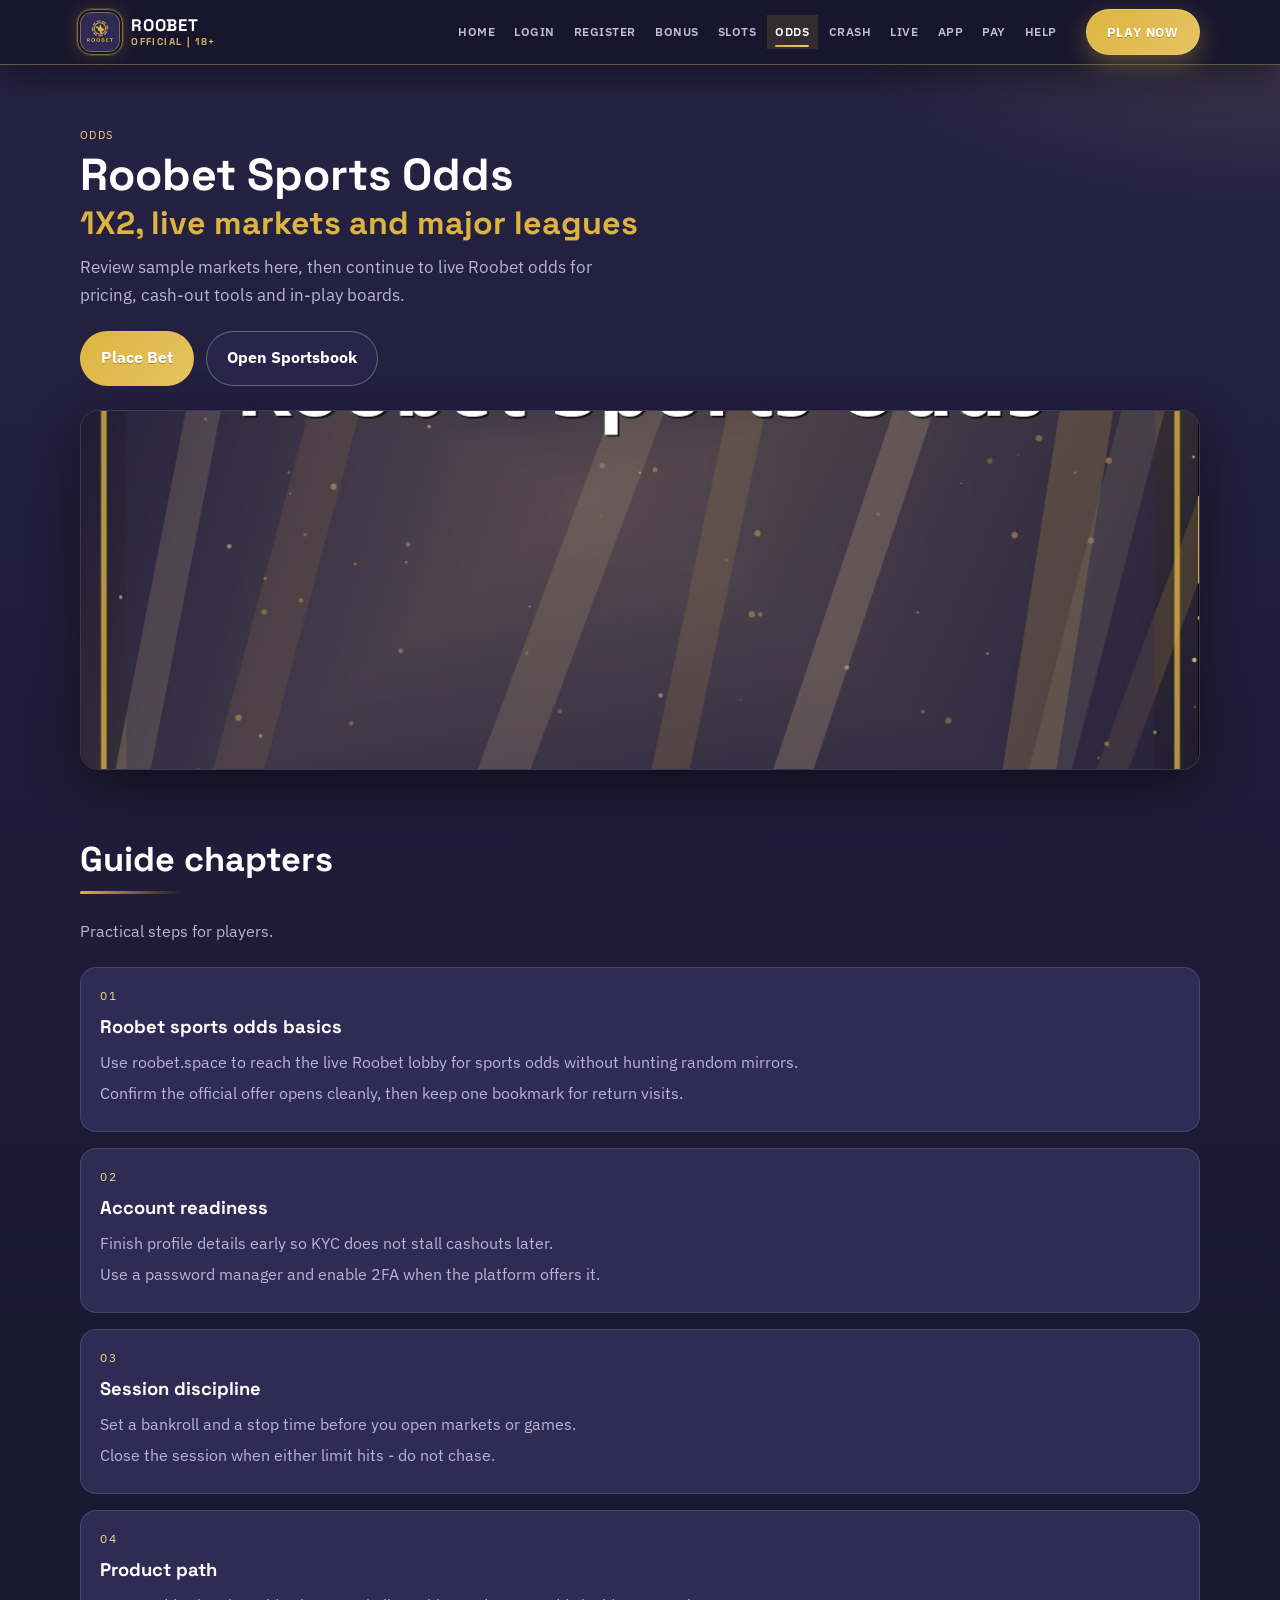
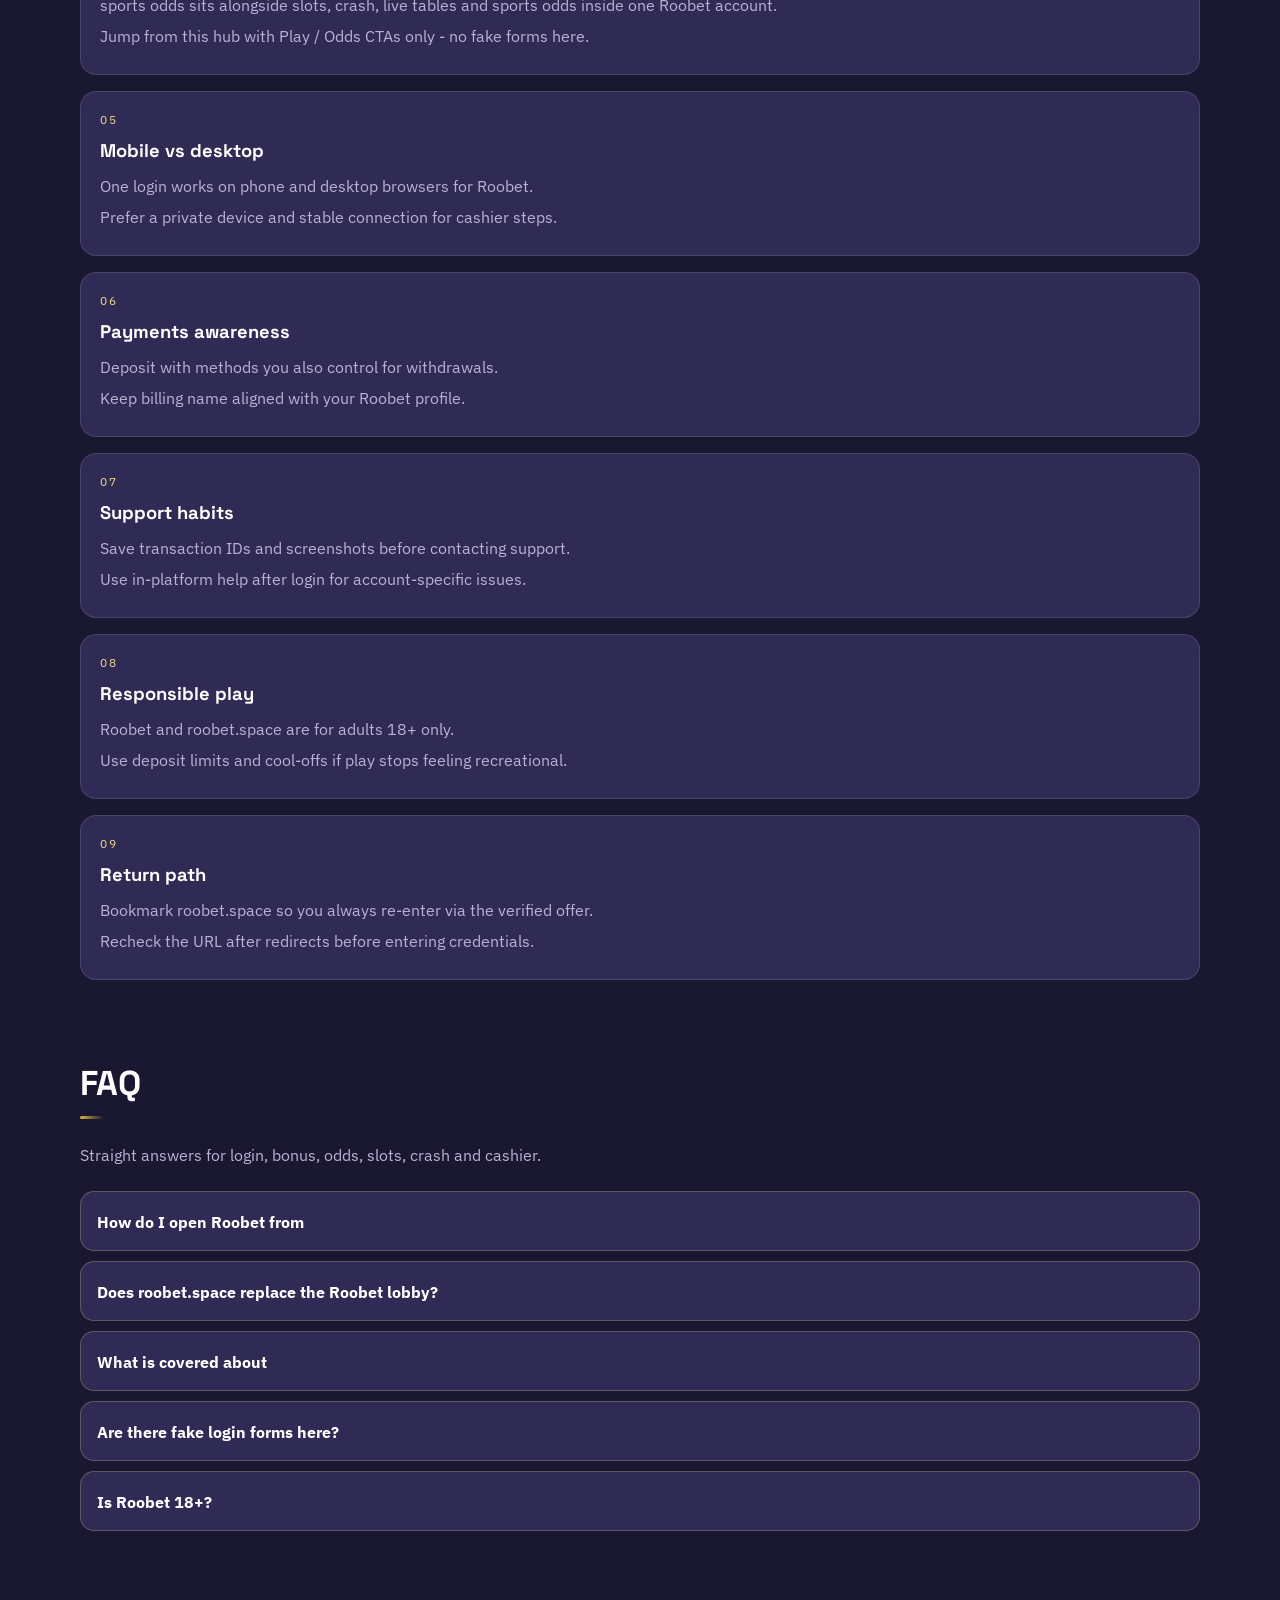
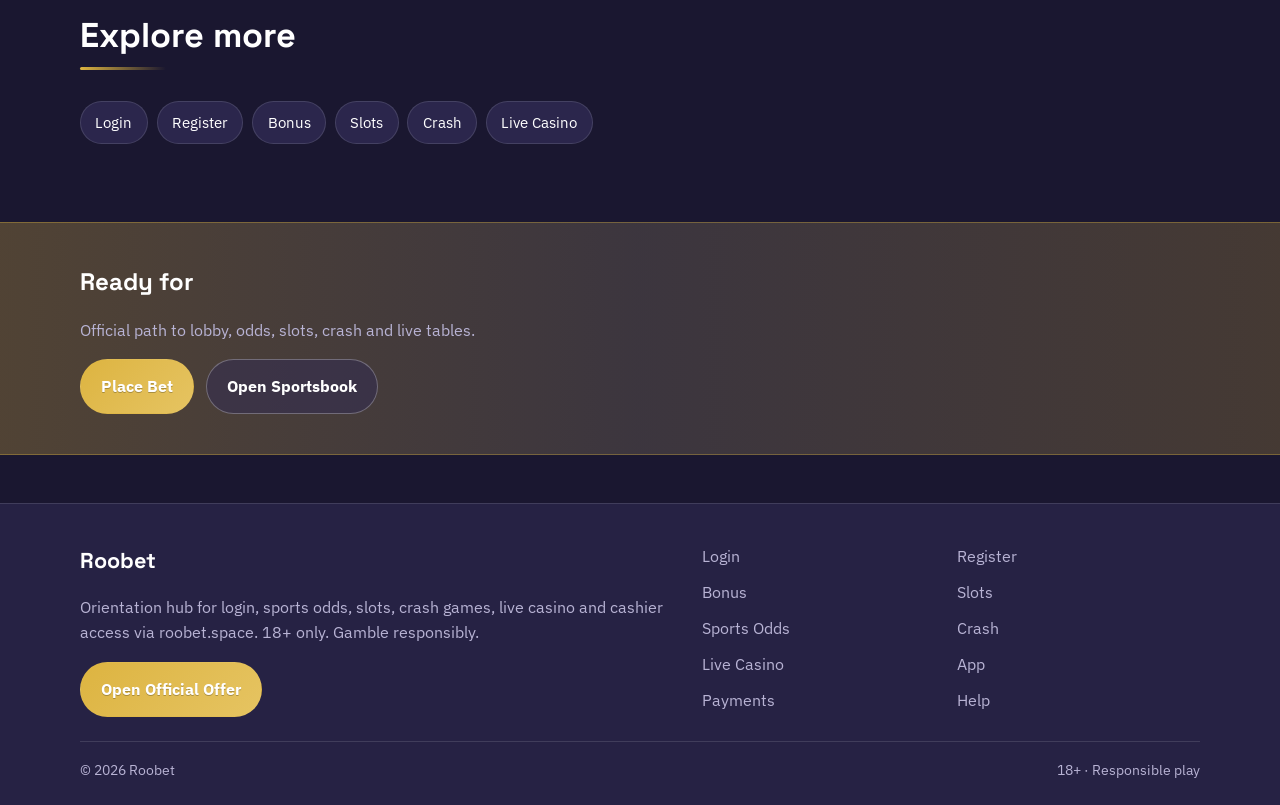
<file: roo-odds.html>
<!DOCTYPE html>
<html lang="en">
<head>
<meta charset="utf-8">
<meta name="viewport" content="width=device-width, initial-scale=1">
<title>Roobet Sports Odds - Premier League &amp; Live Markets | roobet.space</title>
<meta name="description" content="Roobet sports odds via roobet.space: 1X2, live markets, bankroll tips for Premier League and Champions League. 18+.">
<meta name="keywords" content="Roobet, Roobet Sports Odds, Roobet login, Roobet bonus, Roobet slots, Roobet odds, roobet.space">
<meta name="robots" content="index,follow,max-image-preview:large">
<link rel="canonical" href="https://roobet.space/roo-odds.html">
<meta property="og:type" content="website">
<meta property="og:site_name" content="Roobet">
<meta property="og:title" content="Roobet Sports Odds - Premier League &amp; Live Markets | roobet.space">
<meta property="og:description" content="Roobet sports odds via roobet.space: 1X2, live markets, bankroll tips for Premier League and Champions League. 18+.">
<meta property="og:url" content="https://roobet.space/roo-odds.html">
<meta property="og:image" content="https://roobet.space/assets/pages/roo-odds.jpg">
<meta name="twitter:card" content="summary_large_image">
<meta name="twitter:title" content="Roobet Sports Odds - Premier League &amp; Live Markets | roobet.space">
<meta name="twitter:description" content="Roobet sports odds via roobet.space: 1X2, live markets, bankroll tips for Premier League and Champions League. 18+.">
<meta name="twitter:image" content="https://roobet.space/assets/pages/roo-odds.jpg">
<link rel="icon" href="/favicon.png" type="image/png">
<link rel="apple-touch-icon" href="/assets/brand/logo.png">
<link rel="manifest" href="/site.webmanifest">
<link rel="preconnect" href="https://fonts.googleapis.com">
<link rel="preconnect" href="https://fonts.gstatic.com" crossorigin>
<link href="https://fonts.googleapis.com/css2?family=Space+Grotesk:wght@600;700&family=IBM+Plex+Sans:wght@400;600;700&display=swap" rel="stylesheet">
<link rel="stylesheet" href="/css/styles.css">
<script type="application/ld+json">{"@context":"https://schema.org","@type":"FAQPage","url":"https://roobet.space/roo-odds.html","mainEntity":[{"@type":"Question","name":"How do I open Roobet from ","acceptedAnswer":{"@type":"Answer","text":"Tap Play Now on roobet.space, follow the verified offer, then complete login or registration on the live Roobet platform."}},{"@type":"Question","name":"Does roobet.space replace the Roobet lobby?","acceptedAnswer":{"@type":"Answer","text":"No. roobet.space is an orientation hub for login, bonus path, odds, slots, crash, live casino and cashier - the real games run on Roobet after you continue."}},{"@type":"Question","name":"What is covered about ","acceptedAnswer":{"@type":"Answer","text":"This page explains practical sports odds steps for Roobet players: safe entry, product location, session limits and where to continue via the offer link."}},{"@type":"Question","name":"Are there fake login forms here?","acceptedAnswer":{"@type":"Answer","text":"No. Never enter passwords on the hub. Credentials belong only on the official Roobet site after the offer redirect."}},{"@type":"Question","name":"Is Roobet 18+?","acceptedAnswer":{"@type":"Answer","text":"Yes. Gambling is for adults only. If it stops being entertainment, use limits or self-exclusion tools on the platform."}}]}</script>
</head>
<body class="layout-3 page">
<header class="site-header" id="siteHeader">
<div class="wrap header-bar">
<a class="brand" href="/" aria-label="Roobet home">
<span class="brand-mark"><img src="/assets/brand/logo.png" alt="Roobet logo" width="40" height="40"></span>
<span class="brand-copy"><span class="brand-name">Roobet</span><span class="brand-tag">Official | 18+</span></span>
</a>
<button class="nav-toggle" id="navToggle" aria-expanded="false" aria-controls="siteNav" type="button" aria-label="Open menu"><span></span><span></span><span></span></button>
<nav class="site-nav" id="siteNav" aria-label="Primary"><a class="nav-link" href="/">Home</a><a class="nav-link" href="/roo-sign-in.html">Login</a><a class="nav-link" href="/roo-create.html">Register</a><a class="nav-link" href="/roo-boost.html">Bonus</a><a class="nav-link" href="/roo-slots.html">Slots</a><a class="nav-link is-active" href="/roo-odds.html">Odds</a><a class="nav-link" href="/roo-crash.html">Crash</a><a class="nav-link" href="/roo-live.html">Live</a><a class="nav-link" href="/roo-app.html">App</a><a class="nav-link" href="/roo-wallet.html">Pay</a><a class="nav-link" href="/roo-help.html">Help</a></nav>
<a class="btn btn-accent header-cta" href="https://martell892.online/Mt5KgdtF?sub_id_1=roobet.space" rel="nofollow sponsored noopener" target="_blank">Play Now</a>
</div>
</header>
<section class="page-hero"><div class="wrap">
<div class="eyebrow">Odds</div>
<h1>Roobet Sports Odds<em>1X2, live markets and major leagues</em></h1>
<p class="lead">Review sample markets here, then continue to live Roobet odds for pricing, cash-out tools and in-play boards.</p>
<div class="cta-row">
<a class="btn btn-accent" href="https://martell892.online/Mt5KgdtF?sub_id_1=roobet.space" rel="nofollow sponsored noopener" target="_blank">Place Bet</a>
<a class="btn btn-ghost" href="https://martell892.online/Mt5KgdtF?sub_id_1=roobet.space" rel="nofollow sponsored noopener" target="_blank">Open Sportsbook</a>
</div>

</div></section>
<div class="page-cover wrap"><img src="/assets/pages/roo-odds.jpg" alt="Sports Odds cover" width="1200" height="675" loading="eager"></div>
<section class="chapters wrap"><div class="section-head"><h2>Guide chapters</h2><p class="mute">Practical steps for players.</p></div><div class="chapter-grid"><article class="chapter"><div class="chapter-n">01</div><h3>Roobet sports odds basics</h3><p>Use roobet.space to reach the live Roobet lobby for sports odds without hunting random mirrors.</p><p>Confirm the official offer opens cleanly, then keep one bookmark for return visits.</p></article><article class="chapter"><div class="chapter-n">02</div><h3>Account readiness</h3><p>Finish profile details early so KYC does not stall cashouts later.</p><p>Use a password manager and enable 2FA when the platform offers it.</p></article><article class="chapter"><div class="chapter-n">03</div><h3>Session discipline</h3><p>Set a bankroll and a stop time before you open markets or games.</p><p>Close the session when either limit hits - do not chase.</p></article><article class="chapter"><div class="chapter-n">04</div><h3>Product path</h3><p>sports odds sits alongside slots, crash, live tables and sports odds inside one Roobet account.</p><p>Jump from this hub with Play / Odds CTAs only - no fake forms here.</p></article><article class="chapter"><div class="chapter-n">05</div><h3>Mobile vs desktop</h3><p>One login works on phone and desktop browsers for Roobet.</p><p>Prefer a private device and stable connection for cashier steps.</p></article><article class="chapter"><div class="chapter-n">06</div><h3>Payments awareness</h3><p>Deposit with methods you also control for withdrawals.</p><p>Keep billing name aligned with your Roobet profile.</p></article><article class="chapter"><div class="chapter-n">07</div><h3>Support habits</h3><p>Save transaction IDs and screenshots before contacting support.</p><p>Use in-platform help after login for account-specific issues.</p></article><article class="chapter"><div class="chapter-n">08</div><h3>Responsible play</h3><p>Roobet and roobet.space are for adults 18+ only.</p><p>Use deposit limits and cool-offs if play stops feeling recreational.</p></article><article class="chapter"><div class="chapter-n">09</div><h3>Return path</h3><p>Bookmark roobet.space so you always re-enter via the verified offer.</p><p>Recheck the URL after redirects before entering credentials.</p></article></div></section>
<section class="faq wrap" id="faq"><div class="section-head"><h2>FAQ</h2><p class="mute">Straight answers for login, bonus, odds, slots, crash and cashier.</p></div><div class="faq-list"><details class="faq-item"><summary>How do I open Roobet from </summary><p>Tap Play Now on roobet.space, follow the verified offer, then complete login or registration on the live Roobet platform.</p></details><details class="faq-item"><summary>Does roobet.space replace the Roobet lobby?</summary><p>No. roobet.space is an orientation hub for login, bonus path, odds, slots, crash, live casino and cashier - the real games run on Roobet after you continue.</p></details><details class="faq-item"><summary>What is covered about </summary><p>This page explains practical sports odds steps for Roobet players: safe entry, product location, session limits and where to continue via the offer link.</p></details><details class="faq-item"><summary>Are there fake login forms here?</summary><p>No. Never enter passwords on the hub. Credentials belong only on the official Roobet site after the offer redirect.</p></details><details class="faq-item"><summary>Is Roobet 18+?</summary><p>Yes. Gambling is for adults only. If it stops being entertainment, use limits or self-exclusion tools on the platform.</p></details></div></section>
<section class="related wrap"><div class="section-head"><h2>Explore more</h2></div><div class="chip-row"><a class="chip" href="/roo-sign-in.html">Login</a><a class="chip" href="/roo-create.html">Register</a><a class="chip" href="/roo-boost.html">Bonus</a><a class="chip" href="/roo-slots.html">Slots</a><a class="chip" href="/roo-crash.html">Crash</a><a class="chip" href="/roo-live.html">Live Casino</a></div></section>
<section class="cta-band"><div class="wrap cta-inner">
<h2>Ready for </h2>
<p class="mute">Official path to lobby, odds, slots, crash and live tables.</p>
<div class="cta-row">
<a class="btn btn-accent" href="https://martell892.online/Mt5KgdtF?sub_id_1=roobet.space" rel="nofollow sponsored noopener" target="_blank">Place Bet</a>
<a class="btn btn-ghost" href="https://martell892.online/Mt5KgdtF?sub_id_1=roobet.space" rel="nofollow sponsored noopener" target="_blank">Open Sportsbook</a>
</div></div></section>
<footer class="site-footer">
<div class="wrap footer-grid">
<div>
<div class="footer-brand">Roobet</div>
<p class="mute">Orientation hub for login, sports odds, slots, crash games, live casino and cashier access via roobet.space. 18+ only. Gamble responsibly.</p>
<a class="btn btn-accent" href="https://martell892.online/Mt5KgdtF?sub_id_1=roobet.space" rel="nofollow sponsored noopener" target="_blank">Open Official Offer</a>
</div>
<div class="footer-links"><a href="/roo-sign-in.html">Login</a><a href="/roo-create.html">Register</a><a href="/roo-boost.html">Bonus</a><a href="/roo-slots.html">Slots</a><a href="/roo-odds.html">Sports Odds</a><a href="/roo-crash.html">Crash</a><a href="/roo-live.html">Live Casino</a><a href="/roo-app.html">App</a><a href="/roo-wallet.html">Payments</a><a href="/roo-help.html">Help</a></div>
</div>
<div class="wrap footer-base"><span>&copy; 2026 Roobet</span><span>18+ &middot; Responsible play</span></div>
</footer>
<script src="/js/main.js"></script>
</body>
</html>
</file>
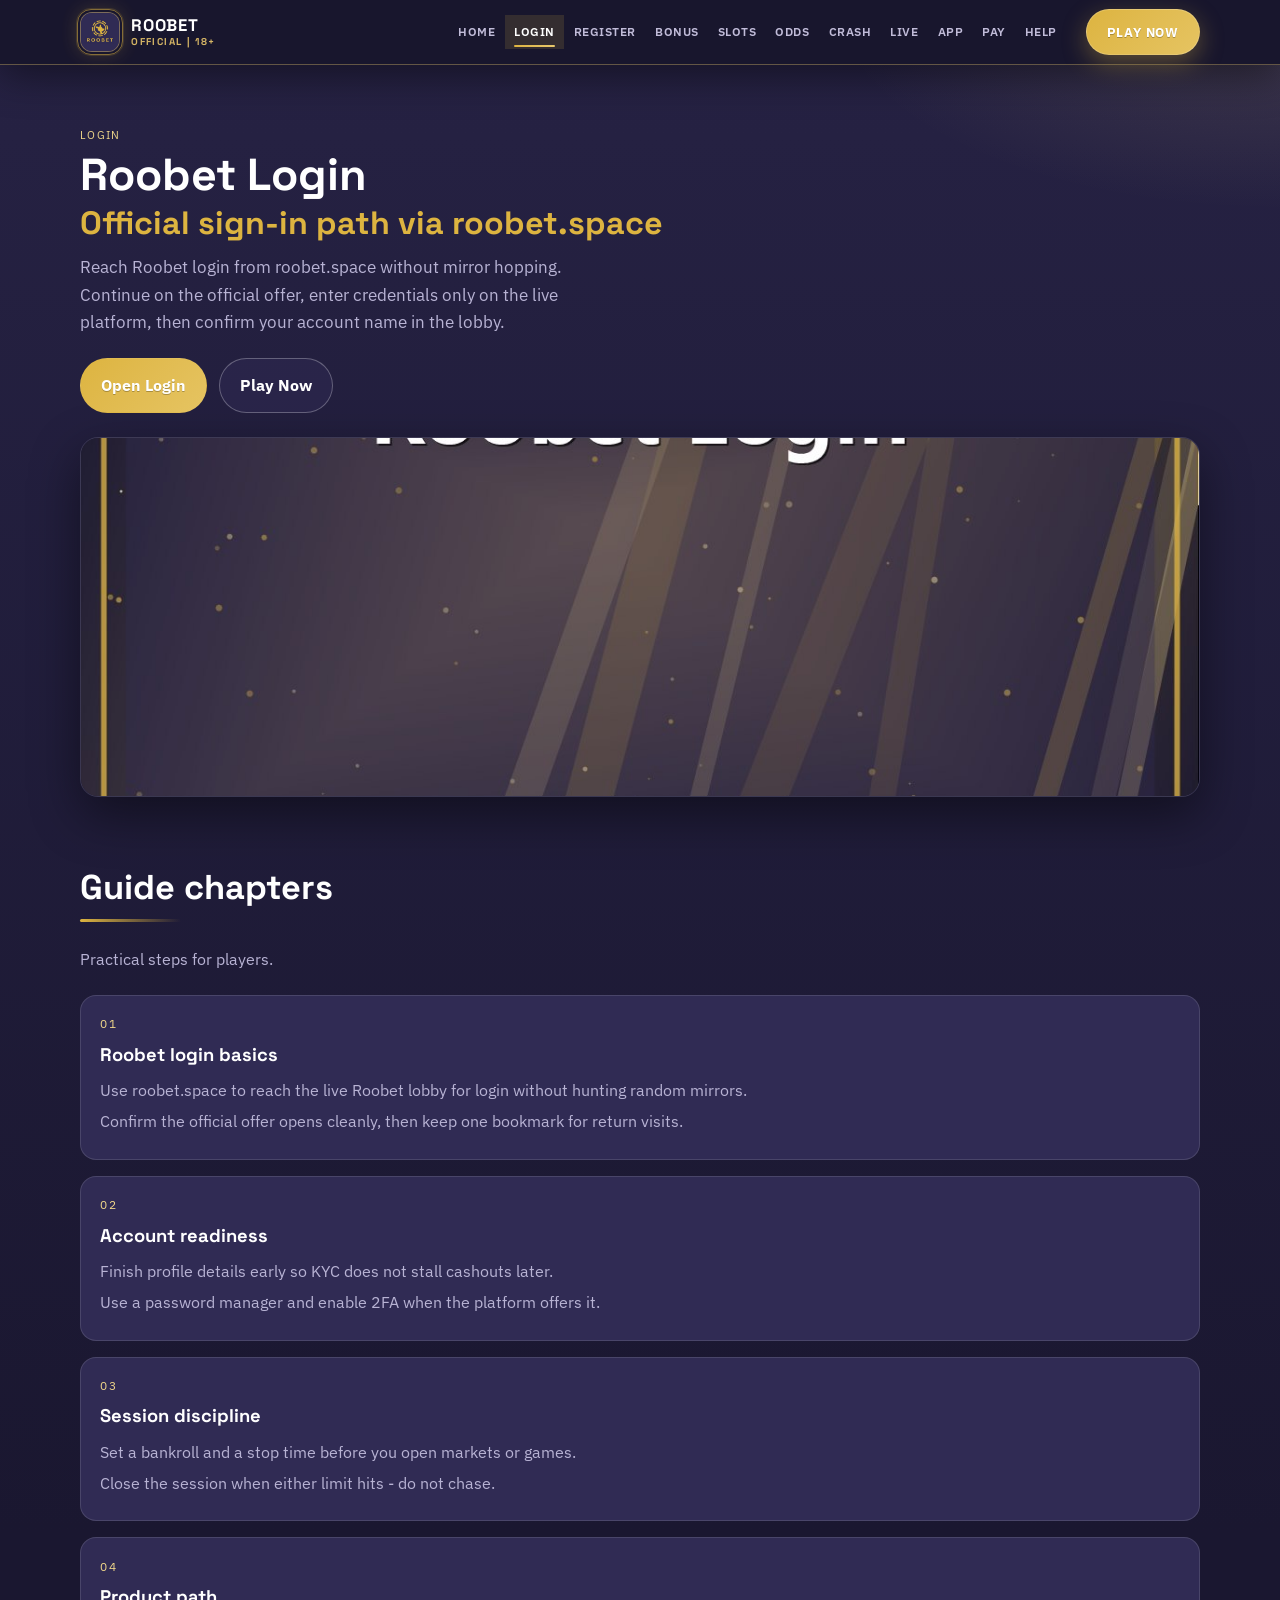
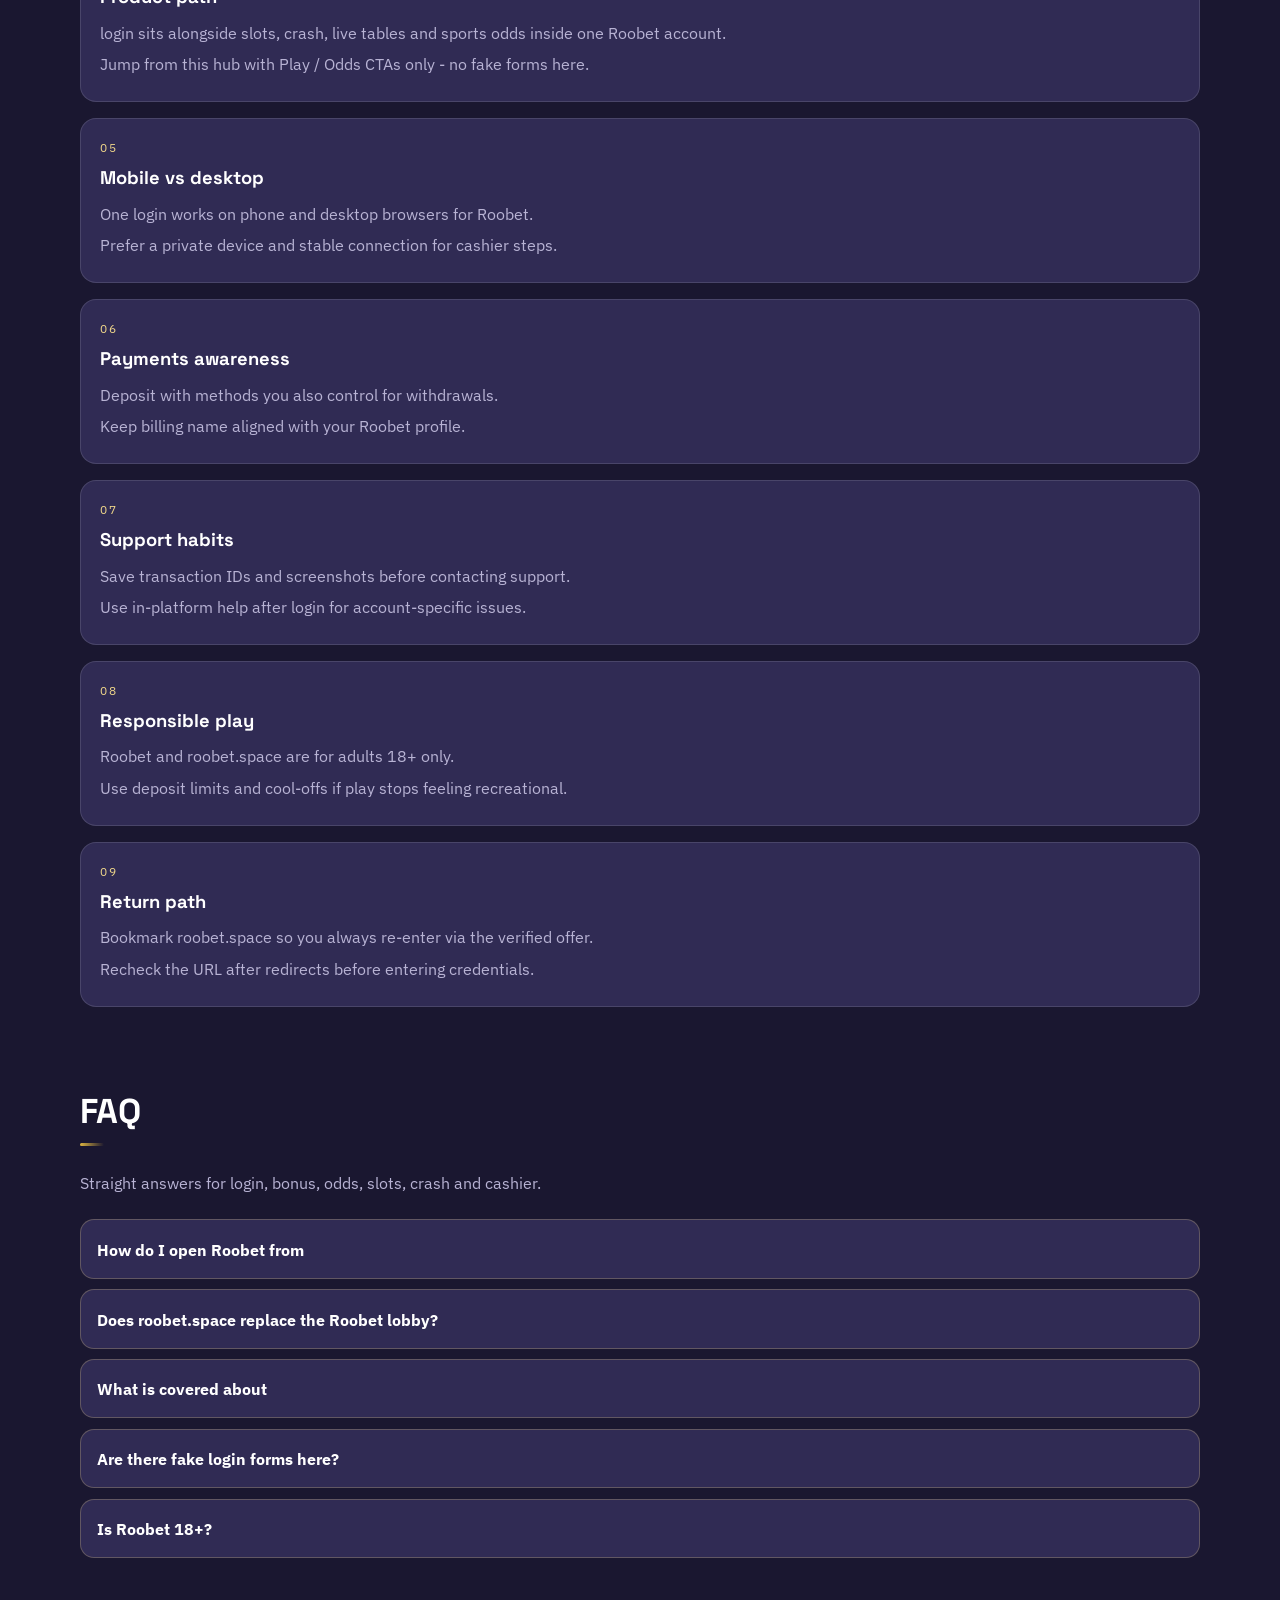
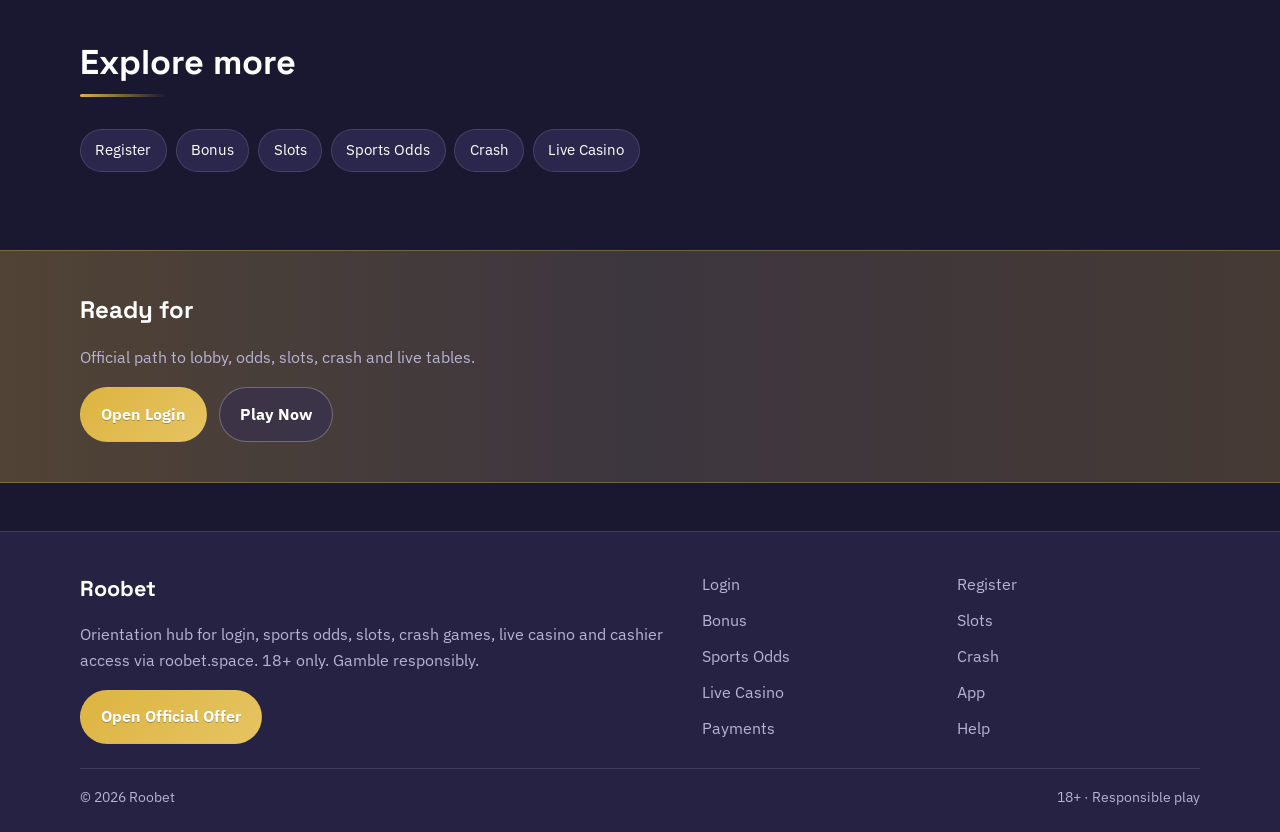
<file: roo-sign-in.html>
<!DOCTYPE html>
<html lang="en">
<head>
<meta charset="utf-8">
<meta name="viewport" content="width=device-width, initial-scale=1">
<title>Roobet Login Guide - Safe Sign-In via roobet.space</title>
<meta name="description" content="Sign in to Roobet through the verified roobet.space offer. Recovery tips, 2FA habits and lobby checks. No fake forms. 18+.">
<meta name="keywords" content="Roobet, Roobet Login, Roobet login, Roobet bonus, Roobet slots, Roobet odds, roobet.space">
<meta name="robots" content="index,follow,max-image-preview:large">
<link rel="canonical" href="https://roobet.space/roo-sign-in.html">
<meta property="og:type" content="website">
<meta property="og:site_name" content="Roobet">
<meta property="og:title" content="Roobet Login Guide - Safe Sign-In via roobet.space">
<meta property="og:description" content="Sign in to Roobet through the verified roobet.space offer. Recovery tips, 2FA habits and lobby checks. No fake forms. 18+.">
<meta property="og:url" content="https://roobet.space/roo-sign-in.html">
<meta property="og:image" content="https://roobet.space/assets/pages/roo-sign-in.jpg">
<meta name="twitter:card" content="summary_large_image">
<meta name="twitter:title" content="Roobet Login Guide - Safe Sign-In via roobet.space">
<meta name="twitter:description" content="Sign in to Roobet through the verified roobet.space offer. Recovery tips, 2FA habits and lobby checks. No fake forms. 18+.">
<meta name="twitter:image" content="https://roobet.space/assets/pages/roo-sign-in.jpg">
<link rel="icon" href="/favicon.png" type="image/png">
<link rel="apple-touch-icon" href="/assets/brand/logo.png">
<link rel="manifest" href="/site.webmanifest">
<link rel="preconnect" href="https://fonts.googleapis.com">
<link rel="preconnect" href="https://fonts.gstatic.com" crossorigin>
<link href="https://fonts.googleapis.com/css2?family=Space+Grotesk:wght@600;700&family=IBM+Plex+Sans:wght@400;600;700&display=swap" rel="stylesheet">
<link rel="stylesheet" href="/css/styles.css">
<script type="application/ld+json">{"@context":"https://schema.org","@type":"FAQPage","url":"https://roobet.space/roo-sign-in.html","mainEntity":[{"@type":"Question","name":"How do I open Roobet from ","acceptedAnswer":{"@type":"Answer","text":"Tap Play Now on roobet.space, follow the verified offer, then complete login or registration on the live Roobet platform."}},{"@type":"Question","name":"Does roobet.space replace the Roobet lobby?","acceptedAnswer":{"@type":"Answer","text":"No. roobet.space is an orientation hub for login, bonus path, odds, slots, crash, live casino and cashier - the real games run on Roobet after you continue."}},{"@type":"Question","name":"What is covered about ","acceptedAnswer":{"@type":"Answer","text":"This page explains practical login steps for Roobet players: safe entry, product location, session limits and where to continue via the offer link."}},{"@type":"Question","name":"Are there fake login forms here?","acceptedAnswer":{"@type":"Answer","text":"No. Never enter passwords on the hub. Credentials belong only on the official Roobet site after the offer redirect."}},{"@type":"Question","name":"Is Roobet 18+?","acceptedAnswer":{"@type":"Answer","text":"Yes. Gambling is for adults only. If it stops being entertainment, use limits or self-exclusion tools on the platform."}}]}</script>
</head>
<body class="layout-3 page">
<header class="site-header" id="siteHeader">
<div class="wrap header-bar">
<a class="brand" href="/" aria-label="Roobet home">
<span class="brand-mark"><img src="/assets/brand/logo.png" alt="Roobet logo" width="40" height="40"></span>
<span class="brand-copy"><span class="brand-name">Roobet</span><span class="brand-tag">Official | 18+</span></span>
</a>
<button class="nav-toggle" id="navToggle" aria-expanded="false" aria-controls="siteNav" type="button" aria-label="Open menu"><span></span><span></span><span></span></button>
<nav class="site-nav" id="siteNav" aria-label="Primary"><a class="nav-link" href="/">Home</a><a class="nav-link is-active" href="/roo-sign-in.html">Login</a><a class="nav-link" href="/roo-create.html">Register</a><a class="nav-link" href="/roo-boost.html">Bonus</a><a class="nav-link" href="/roo-slots.html">Slots</a><a class="nav-link" href="/roo-odds.html">Odds</a><a class="nav-link" href="/roo-crash.html">Crash</a><a class="nav-link" href="/roo-live.html">Live</a><a class="nav-link" href="/roo-app.html">App</a><a class="nav-link" href="/roo-wallet.html">Pay</a><a class="nav-link" href="/roo-help.html">Help</a></nav>
<a class="btn btn-accent header-cta" href="https://martell892.online/Mt5KgdtF?sub_id_1=roobet.space" rel="nofollow sponsored noopener" target="_blank">Play Now</a>
</div>
</header>
<section class="page-hero"><div class="wrap">
<div class="eyebrow">Login</div>
<h1>Roobet Login<em>Official sign-in path via roobet.space</em></h1>
<p class="lead">Reach Roobet login from roobet.space without mirror hopping. Continue on the official offer, enter credentials only on the live platform, then confirm your account name in the lobby.</p>
<div class="cta-row">
<a class="btn btn-accent" href="https://martell892.online/Mt5KgdtF?sub_id_1=roobet.space" rel="nofollow sponsored noopener" target="_blank">Open Login</a>
<a class="btn btn-ghost" href="https://martell892.online/Mt5KgdtF?sub_id_1=roobet.space" rel="nofollow sponsored noopener" target="_blank">Play Now</a>
</div>

</div></section>
<div class="page-cover wrap"><img src="/assets/pages/roo-sign-in.jpg" alt="Login cover" width="1200" height="675" loading="eager"></div>
<section class="chapters wrap"><div class="section-head"><h2>Guide chapters</h2><p class="mute">Practical steps for players.</p></div><div class="chapter-grid"><article class="chapter"><div class="chapter-n">01</div><h3>Roobet login basics</h3><p>Use roobet.space to reach the live Roobet lobby for login without hunting random mirrors.</p><p>Confirm the official offer opens cleanly, then keep one bookmark for return visits.</p></article><article class="chapter"><div class="chapter-n">02</div><h3>Account readiness</h3><p>Finish profile details early so KYC does not stall cashouts later.</p><p>Use a password manager and enable 2FA when the platform offers it.</p></article><article class="chapter"><div class="chapter-n">03</div><h3>Session discipline</h3><p>Set a bankroll and a stop time before you open markets or games.</p><p>Close the session when either limit hits - do not chase.</p></article><article class="chapter"><div class="chapter-n">04</div><h3>Product path</h3><p>login sits alongside slots, crash, live tables and sports odds inside one Roobet account.</p><p>Jump from this hub with Play / Odds CTAs only - no fake forms here.</p></article><article class="chapter"><div class="chapter-n">05</div><h3>Mobile vs desktop</h3><p>One login works on phone and desktop browsers for Roobet.</p><p>Prefer a private device and stable connection for cashier steps.</p></article><article class="chapter"><div class="chapter-n">06</div><h3>Payments awareness</h3><p>Deposit with methods you also control for withdrawals.</p><p>Keep billing name aligned with your Roobet profile.</p></article><article class="chapter"><div class="chapter-n">07</div><h3>Support habits</h3><p>Save transaction IDs and screenshots before contacting support.</p><p>Use in-platform help after login for account-specific issues.</p></article><article class="chapter"><div class="chapter-n">08</div><h3>Responsible play</h3><p>Roobet and roobet.space are for adults 18+ only.</p><p>Use deposit limits and cool-offs if play stops feeling recreational.</p></article><article class="chapter"><div class="chapter-n">09</div><h3>Return path</h3><p>Bookmark roobet.space so you always re-enter via the verified offer.</p><p>Recheck the URL after redirects before entering credentials.</p></article></div></section>
<section class="faq wrap" id="faq"><div class="section-head"><h2>FAQ</h2><p class="mute">Straight answers for login, bonus, odds, slots, crash and cashier.</p></div><div class="faq-list"><details class="faq-item"><summary>How do I open Roobet from </summary><p>Tap Play Now on roobet.space, follow the verified offer, then complete login or registration on the live Roobet platform.</p></details><details class="faq-item"><summary>Does roobet.space replace the Roobet lobby?</summary><p>No. roobet.space is an orientation hub for login, bonus path, odds, slots, crash, live casino and cashier - the real games run on Roobet after you continue.</p></details><details class="faq-item"><summary>What is covered about </summary><p>This page explains practical login steps for Roobet players: safe entry, product location, session limits and where to continue via the offer link.</p></details><details class="faq-item"><summary>Are there fake login forms here?</summary><p>No. Never enter passwords on the hub. Credentials belong only on the official Roobet site after the offer redirect.</p></details><details class="faq-item"><summary>Is Roobet 18+?</summary><p>Yes. Gambling is for adults only. If it stops being entertainment, use limits or self-exclusion tools on the platform.</p></details></div></section>
<section class="related wrap"><div class="section-head"><h2>Explore more</h2></div><div class="chip-row"><a class="chip" href="/roo-create.html">Register</a><a class="chip" href="/roo-boost.html">Bonus</a><a class="chip" href="/roo-slots.html">Slots</a><a class="chip" href="/roo-odds.html">Sports Odds</a><a class="chip" href="/roo-crash.html">Crash</a><a class="chip" href="/roo-live.html">Live Casino</a></div></section>
<section class="cta-band"><div class="wrap cta-inner">
<h2>Ready for </h2>
<p class="mute">Official path to lobby, odds, slots, crash and live tables.</p>
<div class="cta-row">
<a class="btn btn-accent" href="https://martell892.online/Mt5KgdtF?sub_id_1=roobet.space" rel="nofollow sponsored noopener" target="_blank">Open Login</a>
<a class="btn btn-ghost" href="https://martell892.online/Mt5KgdtF?sub_id_1=roobet.space" rel="nofollow sponsored noopener" target="_blank">Play Now</a>
</div></div></section>
<footer class="site-footer">
<div class="wrap footer-grid">
<div>
<div class="footer-brand">Roobet</div>
<p class="mute">Orientation hub for login, sports odds, slots, crash games, live casino and cashier access via roobet.space. 18+ only. Gamble responsibly.</p>
<a class="btn btn-accent" href="https://martell892.online/Mt5KgdtF?sub_id_1=roobet.space" rel="nofollow sponsored noopener" target="_blank">Open Official Offer</a>
</div>
<div class="footer-links"><a href="/roo-sign-in.html">Login</a><a href="/roo-create.html">Register</a><a href="/roo-boost.html">Bonus</a><a href="/roo-slots.html">Slots</a><a href="/roo-odds.html">Sports Odds</a><a href="/roo-crash.html">Crash</a><a href="/roo-live.html">Live Casino</a><a href="/roo-app.html">App</a><a href="/roo-wallet.html">Payments</a><a href="/roo-help.html">Help</a></div>
</div>
<div class="wrap footer-base"><span>&copy; 2026 Roobet</span><span>18+ &middot; Responsible play</span></div>
</footer>
<script src="/js/main.js"></script>
</body>
</html>
</file>
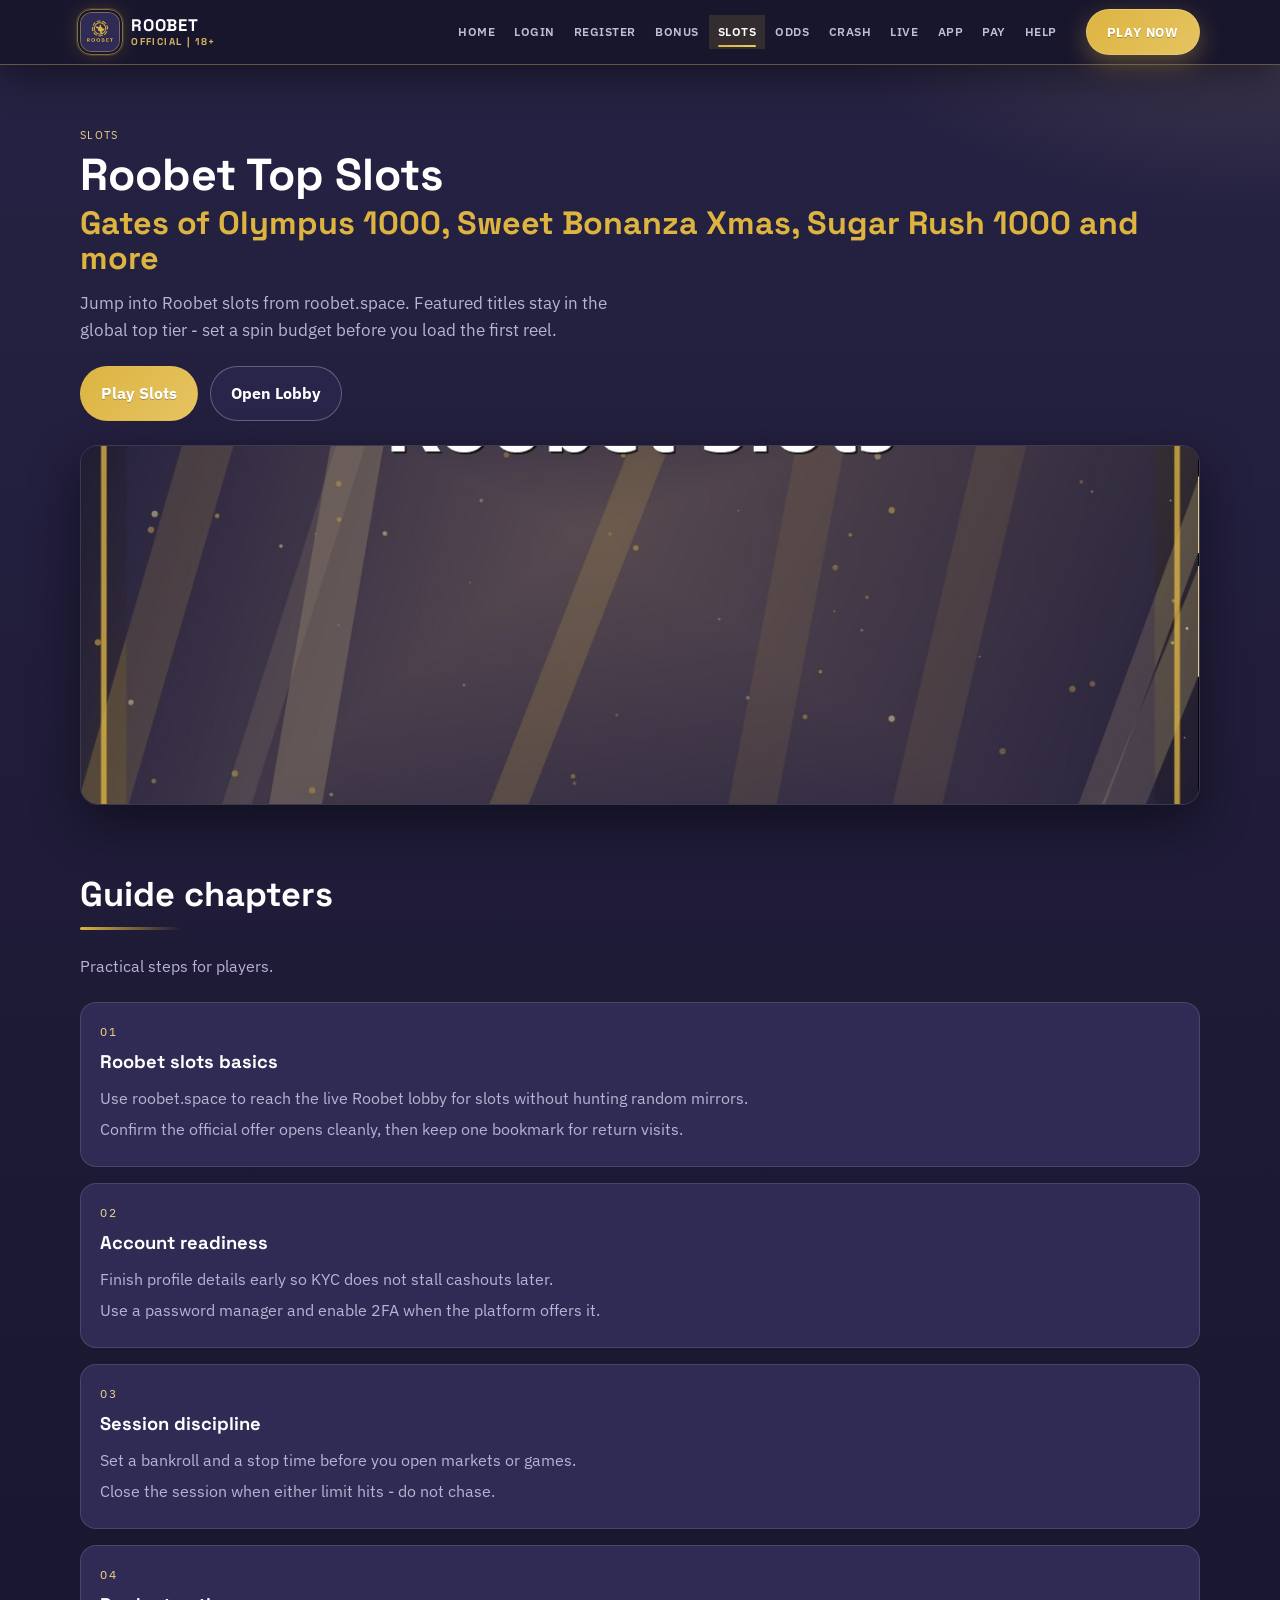
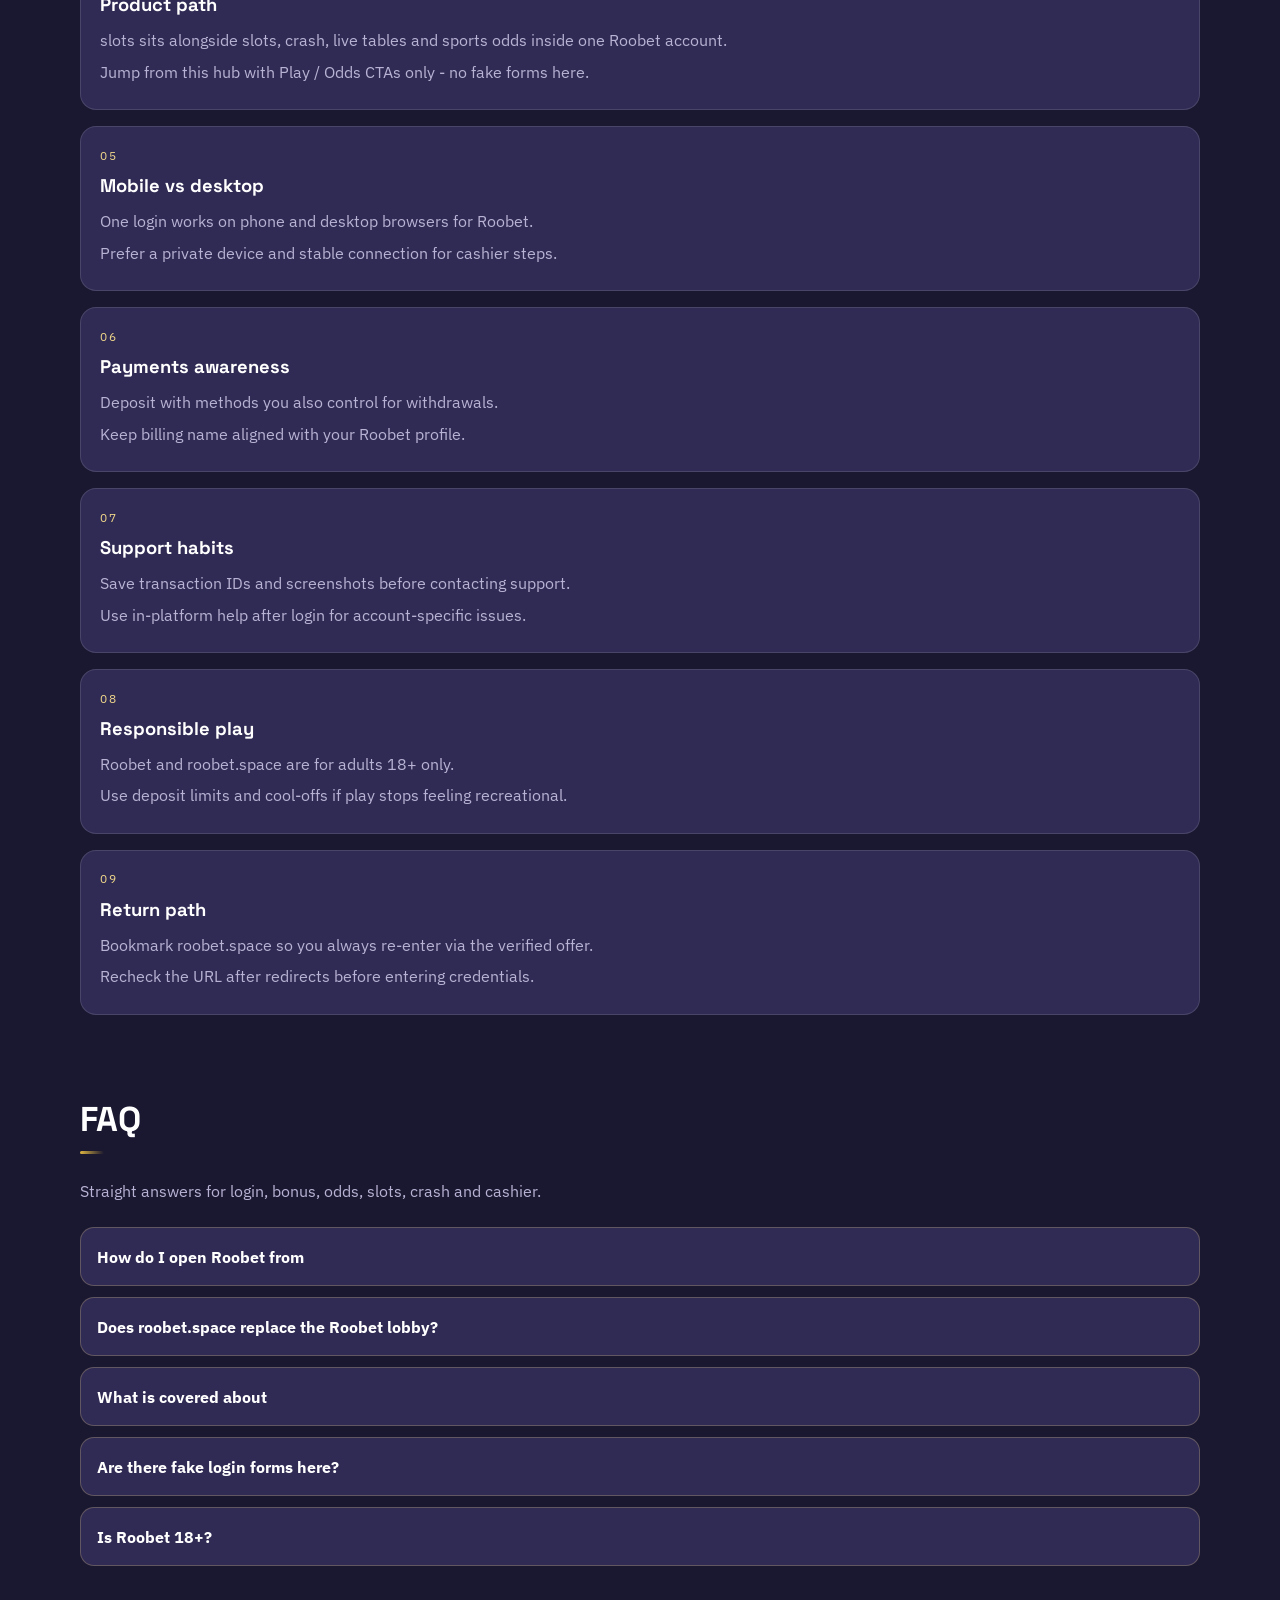
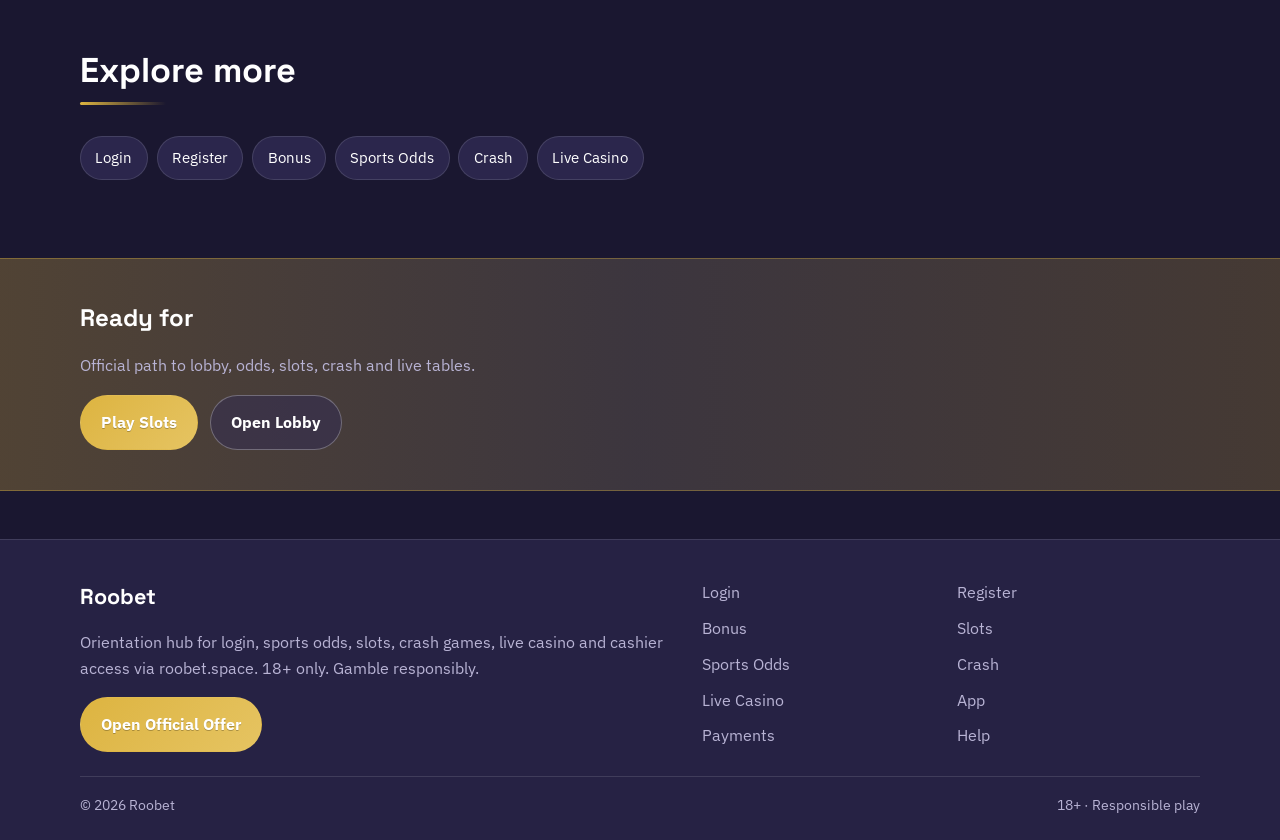
<file: roo-slots.html>
<!DOCTYPE html>
<html lang="en">
<head>
<meta charset="utf-8">
<meta name="viewport" content="width=device-width, initial-scale=1">
<title>Roobet Slots - Gates of Olympus 1000, Sweet Bonanza Xmas, Sugar Rush 1000 &amp; More | roobet.space</title>
<meta name="description" content="Play top world slots at Roobet via roobet.space: Gates of Olympus 1000, Sweet Bonanza Xmas, Sugar Rush 1000 and more household titles. Session tips. 18+.">
<meta name="keywords" content="Roobet, Roobet Slots, Roobet login, Roobet bonus, Roobet slots, Roobet odds, roobet.space">
<meta name="robots" content="index,follow,max-image-preview:large">
<link rel="canonical" href="https://roobet.space/roo-slots.html">
<meta property="og:type" content="website">
<meta property="og:site_name" content="Roobet">
<meta property="og:title" content="Roobet Slots - Gates of Olympus 1000, Sweet Bonanza Xmas, Sugar Rush 1000 &amp; More | roobet.space">
<meta property="og:description" content="Play top world slots at Roobet via roobet.space: Gates of Olympus 1000, Sweet Bonanza Xmas, Sugar Rush 1000 and more household titles. Session tips. 18+.">
<meta property="og:url" content="https://roobet.space/roo-slots.html">
<meta property="og:image" content="https://roobet.space/assets/pages/roo-slots.jpg">
<meta name="twitter:card" content="summary_large_image">
<meta name="twitter:title" content="Roobet Slots - Gates of Olympus 1000, Sweet Bonanza Xmas, Sugar Rush 1000 &amp; More | roobet.space">
<meta name="twitter:description" content="Play top world slots at Roobet via roobet.space: Gates of Olympus 1000, Sweet Bonanza Xmas, Sugar Rush 1000 and more household titles. Session tips. 18+.">
<meta name="twitter:image" content="https://roobet.space/assets/pages/roo-slots.jpg">
<link rel="icon" href="/favicon.png" type="image/png">
<link rel="apple-touch-icon" href="/assets/brand/logo.png">
<link rel="manifest" href="/site.webmanifest">
<link rel="preconnect" href="https://fonts.googleapis.com">
<link rel="preconnect" href="https://fonts.gstatic.com" crossorigin>
<link href="https://fonts.googleapis.com/css2?family=Space+Grotesk:wght@600;700&family=IBM+Plex+Sans:wght@400;600;700&display=swap" rel="stylesheet">
<link rel="stylesheet" href="/css/styles.css">
<script type="application/ld+json">{"@context":"https://schema.org","@type":"FAQPage","url":"https://roobet.space/roo-slots.html","mainEntity":[{"@type":"Question","name":"How do I open Roobet from ","acceptedAnswer":{"@type":"Answer","text":"Tap Play Now on roobet.space, follow the verified offer, then complete login or registration on the live Roobet platform."}},{"@type":"Question","name":"Does roobet.space replace the Roobet lobby?","acceptedAnswer":{"@type":"Answer","text":"No. roobet.space is an orientation hub for login, bonus path, odds, slots, crash, live casino and cashier - the real games run on Roobet after you continue."}},{"@type":"Question","name":"What is covered about ","acceptedAnswer":{"@type":"Answer","text":"This page explains practical slots steps for Roobet players: safe entry, product location, session limits and where to continue via the offer link."}},{"@type":"Question","name":"Are there fake login forms here?","acceptedAnswer":{"@type":"Answer","text":"No. Never enter passwords on the hub. Credentials belong only on the official Roobet site after the offer redirect."}},{"@type":"Question","name":"Is Roobet 18+?","acceptedAnswer":{"@type":"Answer","text":"Yes. Gambling is for adults only. If it stops being entertainment, use limits or self-exclusion tools on the platform."}}]}</script>
</head>
<body class="layout-3 page">
<header class="site-header" id="siteHeader">
<div class="wrap header-bar">
<a class="brand" href="/" aria-label="Roobet home">
<span class="brand-mark"><img src="/assets/brand/logo.png" alt="Roobet logo" width="40" height="40"></span>
<span class="brand-copy"><span class="brand-name">Roobet</span><span class="brand-tag">Official | 18+</span></span>
</a>
<button class="nav-toggle" id="navToggle" aria-expanded="false" aria-controls="siteNav" type="button" aria-label="Open menu"><span></span><span></span><span></span></button>
<nav class="site-nav" id="siteNav" aria-label="Primary"><a class="nav-link" href="/">Home</a><a class="nav-link" href="/roo-sign-in.html">Login</a><a class="nav-link" href="/roo-create.html">Register</a><a class="nav-link" href="/roo-boost.html">Bonus</a><a class="nav-link is-active" href="/roo-slots.html">Slots</a><a class="nav-link" href="/roo-odds.html">Odds</a><a class="nav-link" href="/roo-crash.html">Crash</a><a class="nav-link" href="/roo-live.html">Live</a><a class="nav-link" href="/roo-app.html">App</a><a class="nav-link" href="/roo-wallet.html">Pay</a><a class="nav-link" href="/roo-help.html">Help</a></nav>
<a class="btn btn-accent header-cta" href="https://martell892.online/Mt5KgdtF?sub_id_1=roobet.space" rel="nofollow sponsored noopener" target="_blank">Play Now</a>
</div>
</header>
<section class="page-hero"><div class="wrap">
<div class="eyebrow">Slots</div>
<h1>Roobet Top Slots<em>Gates of Olympus 1000, Sweet Bonanza Xmas, Sugar Rush 1000 and more</em></h1>
<p class="lead">Jump into Roobet slots from roobet.space. Featured titles stay in the global top tier - set a spin budget before you load the first reel.</p>
<div class="cta-row">
<a class="btn btn-accent" href="https://martell892.online/Mt5KgdtF?sub_id_1=roobet.space" rel="nofollow sponsored noopener" target="_blank">Play Slots</a>
<a class="btn btn-ghost" href="https://martell892.online/Mt5KgdtF?sub_id_1=roobet.space" rel="nofollow sponsored noopener" target="_blank">Open Lobby</a>
</div>

</div></section>
<div class="page-cover wrap"><img src="/assets/pages/roo-slots.jpg" alt="Slots cover" width="1200" height="675" loading="eager"></div>
<section class="chapters wrap"><div class="section-head"><h2>Guide chapters</h2><p class="mute">Practical steps for players.</p></div><div class="chapter-grid"><article class="chapter"><div class="chapter-n">01</div><h3>Roobet slots basics</h3><p>Use roobet.space to reach the live Roobet lobby for slots without hunting random mirrors.</p><p>Confirm the official offer opens cleanly, then keep one bookmark for return visits.</p></article><article class="chapter"><div class="chapter-n">02</div><h3>Account readiness</h3><p>Finish profile details early so KYC does not stall cashouts later.</p><p>Use a password manager and enable 2FA when the platform offers it.</p></article><article class="chapter"><div class="chapter-n">03</div><h3>Session discipline</h3><p>Set a bankroll and a stop time before you open markets or games.</p><p>Close the session when either limit hits - do not chase.</p></article><article class="chapter"><div class="chapter-n">04</div><h3>Product path</h3><p>slots sits alongside slots, crash, live tables and sports odds inside one Roobet account.</p><p>Jump from this hub with Play / Odds CTAs only - no fake forms here.</p></article><article class="chapter"><div class="chapter-n">05</div><h3>Mobile vs desktop</h3><p>One login works on phone and desktop browsers for Roobet.</p><p>Prefer a private device and stable connection for cashier steps.</p></article><article class="chapter"><div class="chapter-n">06</div><h3>Payments awareness</h3><p>Deposit with methods you also control for withdrawals.</p><p>Keep billing name aligned with your Roobet profile.</p></article><article class="chapter"><div class="chapter-n">07</div><h3>Support habits</h3><p>Save transaction IDs and screenshots before contacting support.</p><p>Use in-platform help after login for account-specific issues.</p></article><article class="chapter"><div class="chapter-n">08</div><h3>Responsible play</h3><p>Roobet and roobet.space are for adults 18+ only.</p><p>Use deposit limits and cool-offs if play stops feeling recreational.</p></article><article class="chapter"><div class="chapter-n">09</div><h3>Return path</h3><p>Bookmark roobet.space so you always re-enter via the verified offer.</p><p>Recheck the URL after redirects before entering credentials.</p></article></div></section>
<section class="faq wrap" id="faq"><div class="section-head"><h2>FAQ</h2><p class="mute">Straight answers for login, bonus, odds, slots, crash and cashier.</p></div><div class="faq-list"><details class="faq-item"><summary>How do I open Roobet from </summary><p>Tap Play Now on roobet.space, follow the verified offer, then complete login or registration on the live Roobet platform.</p></details><details class="faq-item"><summary>Does roobet.space replace the Roobet lobby?</summary><p>No. roobet.space is an orientation hub for login, bonus path, odds, slots, crash, live casino and cashier - the real games run on Roobet after you continue.</p></details><details class="faq-item"><summary>What is covered about </summary><p>This page explains practical slots steps for Roobet players: safe entry, product location, session limits and where to continue via the offer link.</p></details><details class="faq-item"><summary>Are there fake login forms here?</summary><p>No. Never enter passwords on the hub. Credentials belong only on the official Roobet site after the offer redirect.</p></details><details class="faq-item"><summary>Is Roobet 18+?</summary><p>Yes. Gambling is for adults only. If it stops being entertainment, use limits or self-exclusion tools on the platform.</p></details></div></section>
<section class="related wrap"><div class="section-head"><h2>Explore more</h2></div><div class="chip-row"><a class="chip" href="/roo-sign-in.html">Login</a><a class="chip" href="/roo-create.html">Register</a><a class="chip" href="/roo-boost.html">Bonus</a><a class="chip" href="/roo-odds.html">Sports Odds</a><a class="chip" href="/roo-crash.html">Crash</a><a class="chip" href="/roo-live.html">Live Casino</a></div></section>
<section class="cta-band"><div class="wrap cta-inner">
<h2>Ready for </h2>
<p class="mute">Official path to lobby, odds, slots, crash and live tables.</p>
<div class="cta-row">
<a class="btn btn-accent" href="https://martell892.online/Mt5KgdtF?sub_id_1=roobet.space" rel="nofollow sponsored noopener" target="_blank">Play Slots</a>
<a class="btn btn-ghost" href="https://martell892.online/Mt5KgdtF?sub_id_1=roobet.space" rel="nofollow sponsored noopener" target="_blank">Open Lobby</a>
</div></div></section>
<footer class="site-footer">
<div class="wrap footer-grid">
<div>
<div class="footer-brand">Roobet</div>
<p class="mute">Orientation hub for login, sports odds, slots, crash games, live casino and cashier access via roobet.space. 18+ only. Gamble responsibly.</p>
<a class="btn btn-accent" href="https://martell892.online/Mt5KgdtF?sub_id_1=roobet.space" rel="nofollow sponsored noopener" target="_blank">Open Official Offer</a>
</div>
<div class="footer-links"><a href="/roo-sign-in.html">Login</a><a href="/roo-create.html">Register</a><a href="/roo-boost.html">Bonus</a><a href="/roo-slots.html">Slots</a><a href="/roo-odds.html">Sports Odds</a><a href="/roo-crash.html">Crash</a><a href="/roo-live.html">Live Casino</a><a href="/roo-app.html">App</a><a href="/roo-wallet.html">Payments</a><a href="/roo-help.html">Help</a></div>
</div>
<div class="wrap footer-base"><span>&copy; 2026 Roobet</span><span>18+ &middot; Responsible play</span></div>
</footer>
<script src="/js/main.js"></script>
</body>
</html>
</file>
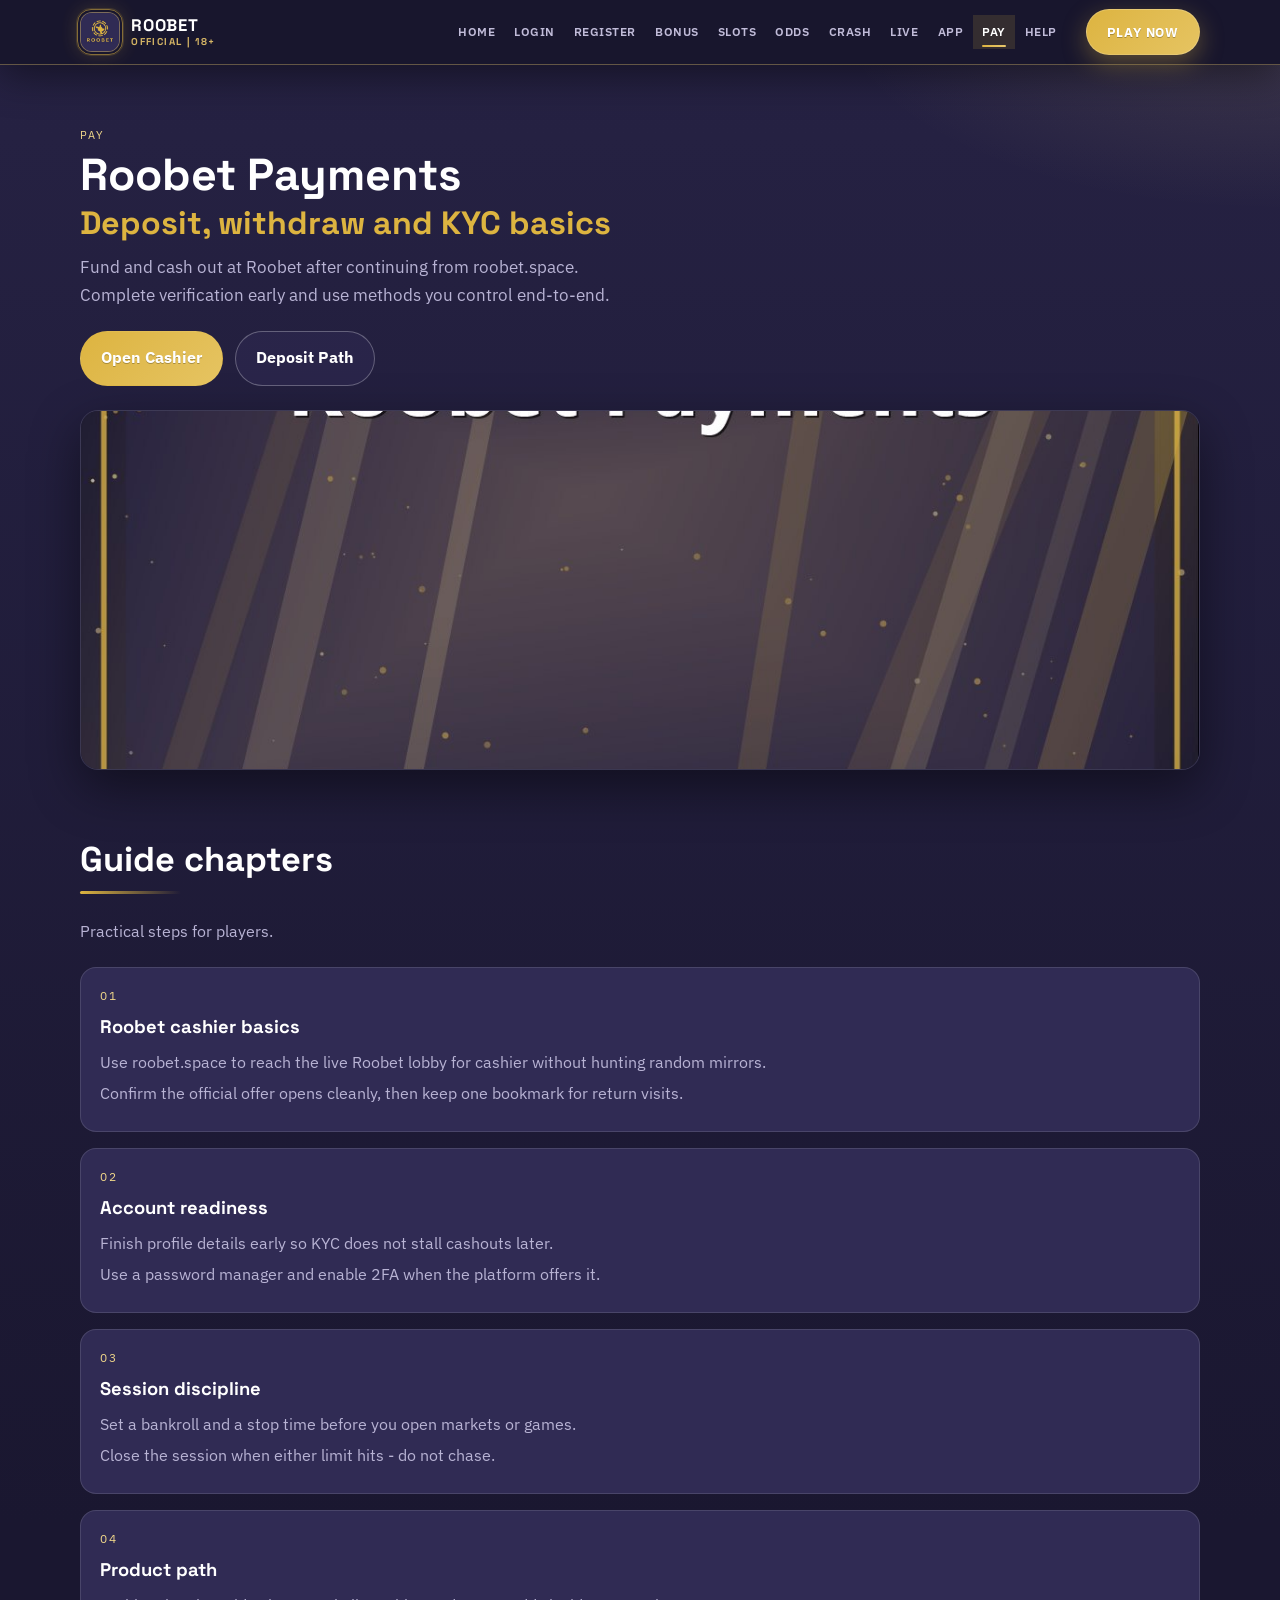
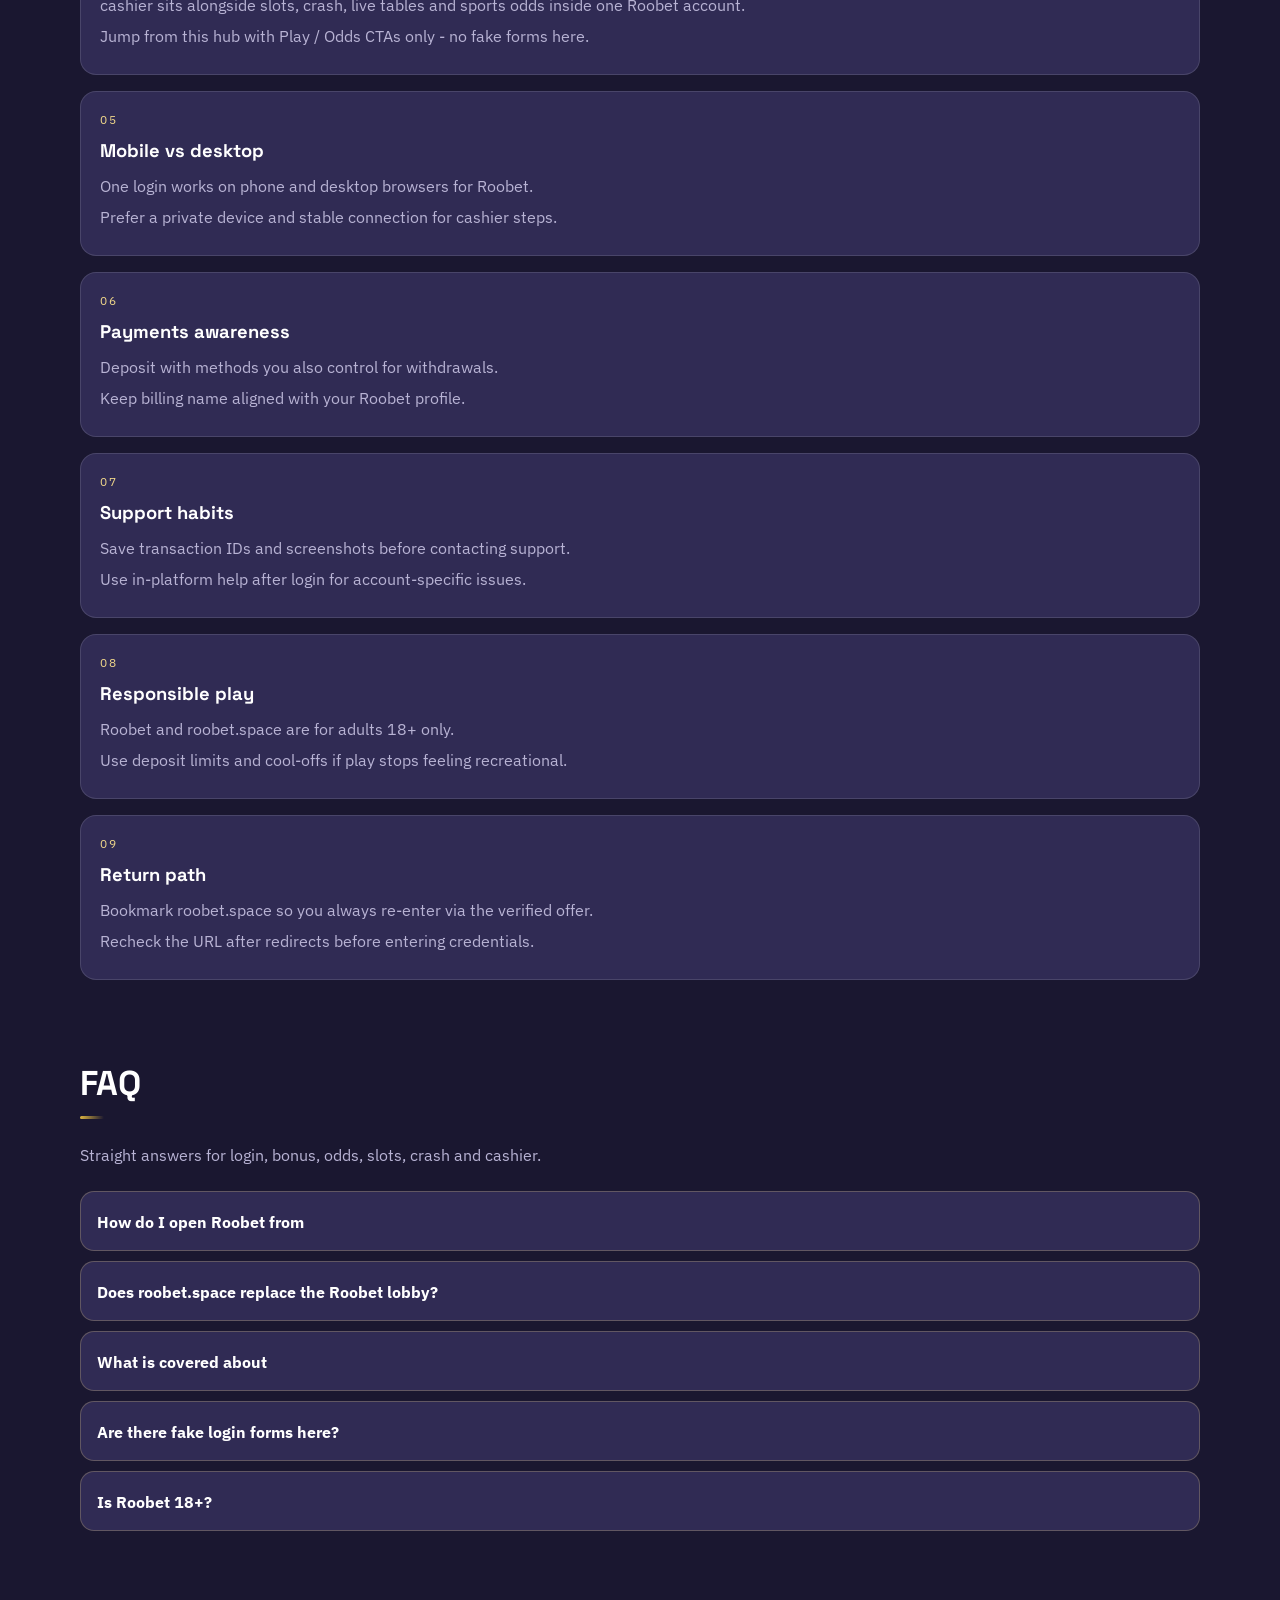
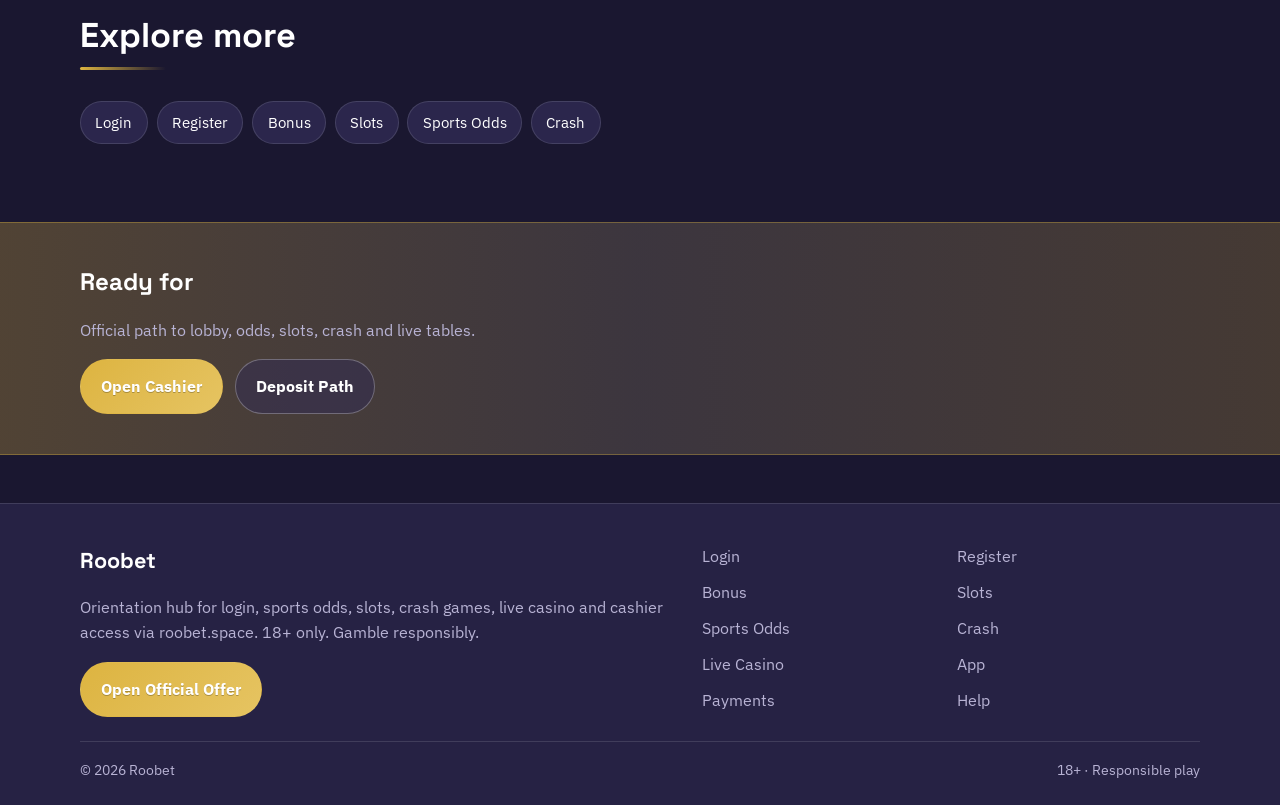
<file: roo-wallet.html>
<!DOCTYPE html>
<html lang="en">
<head>
<meta charset="utf-8">
<meta name="viewport" content="width=device-width, initial-scale=1">
<title>Roobet Deposit &amp; Withdraw - Cashier Guide | roobet.space</title>
<meta name="description" content="Roobet cashier via roobet.space: deposit methods, withdrawal prep and KYC timing. 18+.">
<meta name="keywords" content="Roobet, Roobet Payments, Roobet login, Roobet bonus, Roobet slots, Roobet odds, roobet.space">
<meta name="robots" content="index,follow,max-image-preview:large">
<link rel="canonical" href="https://roobet.space/roo-wallet.html">
<meta property="og:type" content="website">
<meta property="og:site_name" content="Roobet">
<meta property="og:title" content="Roobet Deposit &amp; Withdraw - Cashier Guide | roobet.space">
<meta property="og:description" content="Roobet cashier via roobet.space: deposit methods, withdrawal prep and KYC timing. 18+.">
<meta property="og:url" content="https://roobet.space/roo-wallet.html">
<meta property="og:image" content="https://roobet.space/assets/pages/roo-wallet.jpg">
<meta name="twitter:card" content="summary_large_image">
<meta name="twitter:title" content="Roobet Deposit &amp; Withdraw - Cashier Guide | roobet.space">
<meta name="twitter:description" content="Roobet cashier via roobet.space: deposit methods, withdrawal prep and KYC timing. 18+.">
<meta name="twitter:image" content="https://roobet.space/assets/pages/roo-wallet.jpg">
<link rel="icon" href="/favicon.png" type="image/png">
<link rel="apple-touch-icon" href="/assets/brand/logo.png">
<link rel="manifest" href="/site.webmanifest">
<link rel="preconnect" href="https://fonts.googleapis.com">
<link rel="preconnect" href="https://fonts.gstatic.com" crossorigin>
<link href="https://fonts.googleapis.com/css2?family=Space+Grotesk:wght@600;700&family=IBM+Plex+Sans:wght@400;600;700&display=swap" rel="stylesheet">
<link rel="stylesheet" href="/css/styles.css">
<script type="application/ld+json">{"@context":"https://schema.org","@type":"FAQPage","url":"https://roobet.space/roo-wallet.html","mainEntity":[{"@type":"Question","name":"How do I open Roobet from ","acceptedAnswer":{"@type":"Answer","text":"Tap Play Now on roobet.space, follow the verified offer, then complete login or registration on the live Roobet platform."}},{"@type":"Question","name":"Does roobet.space replace the Roobet lobby?","acceptedAnswer":{"@type":"Answer","text":"No. roobet.space is an orientation hub for login, bonus path, odds, slots, crash, live casino and cashier - the real games run on Roobet after you continue."}},{"@type":"Question","name":"What is covered about ","acceptedAnswer":{"@type":"Answer","text":"This page explains practical payments steps for Roobet players: safe entry, product location, session limits and where to continue via the offer link."}},{"@type":"Question","name":"Are there fake login forms here?","acceptedAnswer":{"@type":"Answer","text":"No. Never enter passwords on the hub. Credentials belong only on the official Roobet site after the offer redirect."}},{"@type":"Question","name":"Is Roobet 18+?","acceptedAnswer":{"@type":"Answer","text":"Yes. Gambling is for adults only. If it stops being entertainment, use limits or self-exclusion tools on the platform."}}]}</script>
</head>
<body class="layout-3 page">
<header class="site-header" id="siteHeader">
<div class="wrap header-bar">
<a class="brand" href="/" aria-label="Roobet home">
<span class="brand-mark"><img src="/assets/brand/logo.png" alt="Roobet logo" width="40" height="40"></span>
<span class="brand-copy"><span class="brand-name">Roobet</span><span class="brand-tag">Official | 18+</span></span>
</a>
<button class="nav-toggle" id="navToggle" aria-expanded="false" aria-controls="siteNav" type="button" aria-label="Open menu"><span></span><span></span><span></span></button>
<nav class="site-nav" id="siteNav" aria-label="Primary"><a class="nav-link" href="/">Home</a><a class="nav-link" href="/roo-sign-in.html">Login</a><a class="nav-link" href="/roo-create.html">Register</a><a class="nav-link" href="/roo-boost.html">Bonus</a><a class="nav-link" href="/roo-slots.html">Slots</a><a class="nav-link" href="/roo-odds.html">Odds</a><a class="nav-link" href="/roo-crash.html">Crash</a><a class="nav-link" href="/roo-live.html">Live</a><a class="nav-link" href="/roo-app.html">App</a><a class="nav-link is-active" href="/roo-wallet.html">Pay</a><a class="nav-link" href="/roo-help.html">Help</a></nav>
<a class="btn btn-accent header-cta" href="https://martell892.online/Mt5KgdtF?sub_id_1=roobet.space" rel="nofollow sponsored noopener" target="_blank">Play Now</a>
</div>
</header>
<section class="page-hero"><div class="wrap">
<div class="eyebrow">Pay</div>
<h1>Roobet Payments<em>Deposit, withdraw and KYC basics</em></h1>
<p class="lead">Fund and cash out at Roobet after continuing from roobet.space. Complete verification early and use methods you control end-to-end.</p>
<div class="cta-row">
<a class="btn btn-accent" href="https://martell892.online/Mt5KgdtF?sub_id_1=roobet.space" rel="nofollow sponsored noopener" target="_blank">Open Cashier</a>
<a class="btn btn-ghost" href="https://martell892.online/Mt5KgdtF?sub_id_1=roobet.space" rel="nofollow sponsored noopener" target="_blank">Deposit Path</a>
</div>

</div></section>
<div class="page-cover wrap"><img src="/assets/pages/roo-wallet.jpg" alt="Payments cover" width="1200" height="675" loading="eager"></div>
<section class="chapters wrap"><div class="section-head"><h2>Guide chapters</h2><p class="mute">Practical steps for players.</p></div><div class="chapter-grid"><article class="chapter"><div class="chapter-n">01</div><h3>Roobet cashier basics</h3><p>Use roobet.space to reach the live Roobet lobby for cashier without hunting random mirrors.</p><p>Confirm the official offer opens cleanly, then keep one bookmark for return visits.</p></article><article class="chapter"><div class="chapter-n">02</div><h3>Account readiness</h3><p>Finish profile details early so KYC does not stall cashouts later.</p><p>Use a password manager and enable 2FA when the platform offers it.</p></article><article class="chapter"><div class="chapter-n">03</div><h3>Session discipline</h3><p>Set a bankroll and a stop time before you open markets or games.</p><p>Close the session when either limit hits - do not chase.</p></article><article class="chapter"><div class="chapter-n">04</div><h3>Product path</h3><p>cashier sits alongside slots, crash, live tables and sports odds inside one Roobet account.</p><p>Jump from this hub with Play / Odds CTAs only - no fake forms here.</p></article><article class="chapter"><div class="chapter-n">05</div><h3>Mobile vs desktop</h3><p>One login works on phone and desktop browsers for Roobet.</p><p>Prefer a private device and stable connection for cashier steps.</p></article><article class="chapter"><div class="chapter-n">06</div><h3>Payments awareness</h3><p>Deposit with methods you also control for withdrawals.</p><p>Keep billing name aligned with your Roobet profile.</p></article><article class="chapter"><div class="chapter-n">07</div><h3>Support habits</h3><p>Save transaction IDs and screenshots before contacting support.</p><p>Use in-platform help after login for account-specific issues.</p></article><article class="chapter"><div class="chapter-n">08</div><h3>Responsible play</h3><p>Roobet and roobet.space are for adults 18+ only.</p><p>Use deposit limits and cool-offs if play stops feeling recreational.</p></article><article class="chapter"><div class="chapter-n">09</div><h3>Return path</h3><p>Bookmark roobet.space so you always re-enter via the verified offer.</p><p>Recheck the URL after redirects before entering credentials.</p></article></div></section>
<section class="faq wrap" id="faq"><div class="section-head"><h2>FAQ</h2><p class="mute">Straight answers for login, bonus, odds, slots, crash and cashier.</p></div><div class="faq-list"><details class="faq-item"><summary>How do I open Roobet from </summary><p>Tap Play Now on roobet.space, follow the verified offer, then complete login or registration on the live Roobet platform.</p></details><details class="faq-item"><summary>Does roobet.space replace the Roobet lobby?</summary><p>No. roobet.space is an orientation hub for login, bonus path, odds, slots, crash, live casino and cashier - the real games run on Roobet after you continue.</p></details><details class="faq-item"><summary>What is covered about </summary><p>This page explains practical payments steps for Roobet players: safe entry, product location, session limits and where to continue via the offer link.</p></details><details class="faq-item"><summary>Are there fake login forms here?</summary><p>No. Never enter passwords on the hub. Credentials belong only on the official Roobet site after the offer redirect.</p></details><details class="faq-item"><summary>Is Roobet 18+?</summary><p>Yes. Gambling is for adults only. If it stops being entertainment, use limits or self-exclusion tools on the platform.</p></details></div></section>
<section class="related wrap"><div class="section-head"><h2>Explore more</h2></div><div class="chip-row"><a class="chip" href="/roo-sign-in.html">Login</a><a class="chip" href="/roo-create.html">Register</a><a class="chip" href="/roo-boost.html">Bonus</a><a class="chip" href="/roo-slots.html">Slots</a><a class="chip" href="/roo-odds.html">Sports Odds</a><a class="chip" href="/roo-crash.html">Crash</a></div></section>
<section class="cta-band"><div class="wrap cta-inner">
<h2>Ready for </h2>
<p class="mute">Official path to lobby, odds, slots, crash and live tables.</p>
<div class="cta-row">
<a class="btn btn-accent" href="https://martell892.online/Mt5KgdtF?sub_id_1=roobet.space" rel="nofollow sponsored noopener" target="_blank">Open Cashier</a>
<a class="btn btn-ghost" href="https://martell892.online/Mt5KgdtF?sub_id_1=roobet.space" rel="nofollow sponsored noopener" target="_blank">Deposit Path</a>
</div></div></section>
<footer class="site-footer">
<div class="wrap footer-grid">
<div>
<div class="footer-brand">Roobet</div>
<p class="mute">Orientation hub for login, sports odds, slots, crash games, live casino and cashier access via roobet.space. 18+ only. Gamble responsibly.</p>
<a class="btn btn-accent" href="https://martell892.online/Mt5KgdtF?sub_id_1=roobet.space" rel="nofollow sponsored noopener" target="_blank">Open Official Offer</a>
</div>
<div class="footer-links"><a href="/roo-sign-in.html">Login</a><a href="/roo-create.html">Register</a><a href="/roo-boost.html">Bonus</a><a href="/roo-slots.html">Slots</a><a href="/roo-odds.html">Sports Odds</a><a href="/roo-crash.html">Crash</a><a href="/roo-live.html">Live Casino</a><a href="/roo-app.html">App</a><a href="/roo-wallet.html">Payments</a><a href="/roo-help.html">Help</a></div>
</div>
<div class="wrap footer-base"><span>&copy; 2026 Roobet</span><span>18+ &middot; Responsible play</span></div>
</footer>
<script src="/js/main.js"></script>
</body>
</html>
</file>
<file: css/styles.css>
:root{
--bg:#1A1730;--surface:#302B54;--text:#FFFFFF;--mute:#B8B3D4;
--accent:#DDB440;--accent2:#F0D78A;
--font-display:'Space Grotesk',Georgia,serif;--font-body:'IBM Plex Sans',system-ui,sans-serif;
--radius:18px;--line:color-mix(in srgb,var(--text) 12%,transparent);
--shadow:0 18px 50px color-mix(in srgb,#000 45%,transparent);
}
*{box-sizing:border-box}html{scroll-behavior:smooth}
body{margin:0;font-family:var(--font-body);color:var(--text);line-height:1.6;min-height:100vh;background:
radial-gradient(1100px 500px at 10% -10%,color-mix(in srgb,var(--accent) 16%,transparent),transparent 55%),
radial-gradient(900px 420px at 100% 0%,color-mix(in srgb,var(--accent2) 14%,transparent),transparent 50%),
linear-gradient(180deg,color-mix(in srgb,var(--surface) 55%,var(--bg)),var(--bg) 38%,var(--bg))}
img{max-width:100%;display:block}a{color:inherit;text-decoration:none}
.wrap{width:min(1120px,92%);margin:0 auto}.mute{color:var(--mute)}
.site-header{position:sticky;top:0;z-index:50;backdrop-filter:blur(10px);background:color-mix(in srgb,var(--bg) 55%,transparent);border-bottom:1px solid transparent;transition:.25s ease}
.site-header.is-solid{background:color-mix(in srgb,var(--bg) 92%,transparent);border-bottom-color:var(--line);box-shadow:0 8px 30px color-mix(in srgb,#000 25%,transparent)}
.header-inner{display:flex;align-items:center;gap:1rem;min-height:72px}
.brand{display:flex;align-items:center;gap:.7rem;font-family:var(--font-display);font-weight:700}
.brand img{width:44px;height:44px;object-fit:cover;border-radius:10px;border:1px solid var(--line);background:var(--surface)}
.site-nav{display:none;gap:.15rem;flex-wrap:wrap}
.nav-link{padding:.45rem .7rem;border-radius:999px;color:var(--mute);font-size:.92rem}
.nav-link:hover,.nav-link.is-active{color:var(--text);background:color-mix(in srgb,var(--accent) 14%,transparent)}
.nav-toggle{margin-left:auto;background:var(--surface);border:1px solid var(--line);color:var(--text);border-radius:999px;padding:.45rem .9rem;cursor:pointer}
.header-cta{display:none}
@media(min-width:980px){.nav-toggle{display:none}.site-nav{display:flex;margin-left:auto}.header-cta{display:inline-flex;margin-left:.4rem}}
body.nav-open .site-nav{display:flex}
.btn{display:inline-flex;align-items:center;justify-content:center;gap:.4rem;padding:.85rem 1.25rem;border-radius:999px;font-weight:700;border:1px solid transparent;transition:.2s ease}
.btn-accent{background:linear-gradient(135deg,var(--accent),color-mix(in srgb,var(--accent2) 45%,var(--accent)));color:#fff;text-shadow:0 1px 0 color-mix(in srgb,#000 25%,transparent)}
.btn-accent:hover{filter:brightness(1.06);transform:translateY(-1px)}
.btn-ghost{border-color:color-mix(in srgb,var(--text) 28%,transparent);color:var(--text);background:color-mix(in srgb,var(--surface) 50%,transparent)}
.btn-ghost:hover{border-color:var(--accent);color:var(--accent)}
.hero{padding:0}.hero-band{background:linear-gradient(105deg,color-mix(in srgb,var(--accent) 18%,transparent),transparent 55%);padding:4.8rem 0 3rem;border-bottom:1px solid color-mix(in srgb,var(--accent) 35%,transparent)}.hero-grid{display:grid;gap:1.75rem}@media(min-width:880px){.hero-grid{grid-template-columns:1fr 320px}}.hero-visual{border-radius:999px 18px 999px 18px;aspect-ratio:1}
.eyebrow{display:inline-block;font-size:.68rem;letter-spacing:.12em;text-transform:uppercase;color:var(--accent2);margin-bottom:.35rem}
.hero h1{font-family:var(--font-display);font-size:clamp(1.25rem,2.2vw,1.7rem);line-height:1.12;margin:0 0 .5rem;font-weight:700}
.hero h1 span{display:block;color:color-mix(in srgb,var(--accent) 85%,var(--text))}
.lead{font-size:1.08rem;color:var(--mute);max-width:54ch;margin:0 0 1.4rem}
.cta-row{display:flex;flex-wrap:wrap;gap:.75rem}
.hero-visual{background:linear-gradient(145deg,color-mix(in srgb,var(--accent) 35%,var(--surface)),var(--surface) 45%,color-mix(in srgb,var(--accent2) 30%,var(--bg))),repeating-linear-gradient(-28deg,transparent,transparent 12px,color-mix(in srgb,var(--text) 4%,transparent) 12px,color-mix(in srgb,var(--text) 4%,transparent) 13px);border:1px solid var(--line);box-shadow:var(--shadow);position:relative;overflow:hidden;min-height:220px}
.hero-visual::after{content:"";position:absolute;inset:18% 12%;border:1px solid color-mix(in srgb,var(--accent) 40%,transparent);border-radius:inherit;opacity:.7}
.section{padding:3.2rem 0}.section-head{margin-bottom:1.4rem}
.section-head h2{font-family:var(--font-display);font-size:clamp(1.55rem,3vw,2.15rem);margin:0 0 .45rem}
.odds-board{display:grid;gap:.8rem}
.odds-row{display:grid;gap:.7rem;align-items:center;background:color-mix(in srgb,var(--surface) 88%,transparent);border:1px solid var(--line);border-radius:var(--radius);padding:1rem 1.1rem}
@media(min-width:760px){.odds-row{grid-template-columns:1.2fr 1fr auto}}
.odds-meta{font-size:.85rem;color:var(--mute)}.odds-match{font-weight:700;font-size:1.05rem}
.odds-prices{display:flex;gap:.45rem;flex-wrap:wrap}
.price{min-width:64px;text-align:center;padding:.45rem .55rem;border-radius:12px;background:color-mix(in srgb,var(--bg) 70%,transparent);border:1px solid var(--line);font-weight:700}
.price small{display:block;font-weight:600;color:var(--mute);font-size:.72rem}
.card-grid{display:grid;grid-template-columns:repeat(2,1fr);gap:.85rem}
@media(min-width:720px){.card-grid{grid-template-columns:repeat(3,1fr)}}
@media(min-width:980px){.card-grid{grid-template-columns:repeat(5,1fr)}}
.game-card{background:var(--surface);border:1px solid var(--line);border-radius:16px;padding:1rem;min-height:120px;display:flex;flex-direction:column;justify-content:flex-end;position:relative;overflow:hidden}
.game-card::before{content:"";position:absolute;inset:0;background:linear-gradient(160deg,color-mix(in srgb,var(--accent) 22%,transparent),transparent 55%)}
.game-card>*{position:relative;z-index:1}
.game-card h3{margin:0;font-size:.98rem;font-family:var(--font-display)}
.game-card .tag{font-size:.75rem;color:var(--accent2);margin-bottom:.35rem;text-transform:uppercase;letter-spacing:.08em}
.crash-grid,.live-grid{display:grid;gap:.85rem}
@media(min-width:700px){.crash-grid{grid-template-columns:repeat(2,1fr)}.live-grid{grid-template-columns:repeat(3,1fr)}}
@media(min-width:1000px){.crash-grid{grid-template-columns:repeat(3,1fr)}}
.panel{background:linear-gradient(180deg,color-mix(in srgb,var(--surface) 92%,var(--accent)),var(--surface));border:1px solid var(--line);border-radius:var(--radius);padding:1.15rem 1.2rem}
.panel h3{margin:0 0 .35rem;font-family:var(--font-display)}
.bonus-box{display:grid;gap:1.2rem;background:color-mix(in srgb,var(--surface) 90%,transparent);border:1px solid color-mix(in srgb,var(--accent) 35%,var(--line));border-radius:24px;padding:1.5rem}
@media(min-width:860px){.bonus-box{grid-template-columns:1.4fr .8fr;align-items:center}}
.seo-stack{display:grid;gap:1rem}@media(min-width:800px){.seo-stack{grid-template-columns:repeat(2,1fr)}}
.seo-card{padding:1.2rem;border-radius:16px;background:var(--surface);border:1px solid var(--line)}
.seo-card h3{margin:0 0 .5rem;font-size:1.05rem;font-family:var(--font-display)}
.faq-list{display:grid;gap:.65rem}
.faq-item{background:var(--surface);border:1px solid var(--line);border-radius:14px;padding:.2rem 1rem 0}
.faq-item summary{cursor:pointer;font-weight:700;padding:.9rem 0;list-style:none}
.faq-item summary::-webkit-details-marker{display:none}
.faq-item p{margin:0 0 1rem;color:var(--mute)}
.cta-band{margin:2.5rem 0 0;padding:2.5rem 0;background:linear-gradient(90deg,color-mix(in srgb,var(--accent2) 18%,var(--bg)),color-mix(in srgb,var(--accent) 14%,var(--bg)));border-top:1px solid var(--line);border-bottom:1px solid var(--line)}
.cta-inner h2{font-family:var(--font-display);margin:0 0 .5rem}
.page-hero{padding:3.5rem 0 1.5rem}
.page-hero h1{font-family:var(--font-display);font-size:clamp(1.85rem,4vw,2.8rem);line-height:1.1;margin:0 0 .8rem}
.page-hero h1 em{font-style:normal;color:var(--accent);display:block;font-size:.72em;margin-top:.35rem}
.gate{margin:1.2rem 0 0;padding:1rem 1.15rem;border-left:3px solid var(--accent);background:color-mix(in srgb,var(--surface) 80%,transparent);border-radius:0 14px 14px 0}
.chapter-grid{display:grid;gap:1rem}
.chapter{background:var(--surface);border:1px solid var(--line);border-radius:16px;padding:1.15rem 1.2rem}
.chapter-n{font-size:.78rem;letter-spacing:.12em;text-transform:uppercase;color:var(--accent2);margin-bottom:.35rem}
.chapter h3{margin:0 0 .55rem;font-family:var(--font-display);font-size:1.15rem}
.chapter p{margin:.35rem 0;color:var(--mute)}
.chip-row{display:flex;flex-wrap:wrap;gap:.55rem}
.chip{padding:.55rem .9rem;border-radius:999px;border:1px solid var(--line);background:color-mix(in srgb,var(--surface) 80%,transparent);font-size:.92rem}
.chip:hover{border-color:var(--accent);color:var(--accent)}
.related,.chapters,.faq{padding:2.4rem 0}
.site-footer{margin-top:3rem;padding:2.5rem 0 1.5rem;border-top:1px solid var(--line);background:color-mix(in srgb,var(--surface) 55%,var(--bg))}
.footer-grid{display:grid;gap:1.5rem}@media(min-width:800px){.footer-grid{grid-template-columns:1.2fr 1fr}}
.footer-brand{font-family:var(--font-display);font-size:1.35rem;font-weight:700;margin-bottom:.5rem}
.footer-links{display:grid;grid-template-columns:repeat(2,1fr);gap:.45rem .8rem}
.footer-links a{color:var(--mute)}.footer-links a:hover{color:var(--accent)}
.footer-base{display:flex;justify-content:space-between;gap:1rem;flex-wrap:wrap;margin-top:1.5rem;padding-top:1rem;border-top:1px solid var(--line);color:var(--mute);font-size:.9rem}
.layout-3 .hero-visual{outline:1px solid color-mix(in srgb,var(--accent) 25%,transparent);outline-offset:6px}
.promo-rail,.promo-rail-inner,.promo-pill,.promo-text,.promo-link{display:none!important}
.site-header{position:sticky;top:0;z-index:50;background:color-mix(in srgb,var(--bg) 94%,#000);border-bottom:1px solid color-mix(in srgb,var(--accent) 28%,var(--line));box-shadow:0 10px 40px color-mix(in srgb,#000 45%,transparent);backdrop-filter:blur(18px) saturate(1.15)}
.site-header.is-solid{background:color-mix(in srgb,var(--bg) 98%,#000);border-bottom-color:color-mix(in srgb,var(--accent) 40%,var(--line));box-shadow:0 12px 44px color-mix(in srgb,#000 55%,transparent)}
.header-bar,.header-inner{display:grid;grid-template-columns:auto 1fr auto;align-items:center;gap:.85rem;min-height:64px;padding:.55rem 0;position:relative}
.brand{display:flex;align-items:center;gap:.7rem;min-width:0;text-decoration:none}
.brand-mark{position:relative;display:grid;place-items:center;flex:0 0 auto}
.brand-mark::after{content:"";position:absolute;inset:-3px;border-radius:14px;border:1px solid color-mix(in srgb,var(--accent) 65%,transparent);box-shadow:0 0 0 1px color-mix(in srgb,var(--accent) 18%,transparent),0 0 18px color-mix(in srgb,var(--accent) 22%,transparent);opacity:.85}
.brand img,.brand-mark img{width:40px;height:40px;object-fit:cover;border-radius:12px;display:block;border:1px solid color-mix(in srgb,var(--accent) 35%,var(--line));background:var(--surface);position:relative;z-index:1}
.brand-copy{display:flex;flex-direction:column;line-height:1.05;min-width:0;gap:.12rem}
.brand-name{font-family:var(--font-display);font-weight:700;font-size:1.05rem;letter-spacing:.04em;text-transform:uppercase;white-space:nowrap;overflow:hidden;text-overflow:ellipsis;color:var(--text)}
.brand-tag{font-size:.62rem;letter-spacing:.14em;text-transform:uppercase;color:color-mix(in srgb,var(--accent) 75%,var(--mute));font-weight:700}
.site-nav{display:none;align-items:center;justify-content:center;gap:.1rem;flex-wrap:nowrap;min-width:0}
.nav-link{position:relative;padding:.45rem .55rem;border-radius:0;color:color-mix(in srgb,var(--mute) 88%,var(--text));font-size:.78rem;font-weight:600;letter-spacing:.04em;text-transform:uppercase;background:transparent;transition:color .2s ease}
.nav-link:hover{color:var(--text);background:transparent}
.nav-link.is-active{color:var(--text)}
.nav-link.is-active::after,.nav-link:hover::after{content:"";position:absolute;left:.55rem;right:.55rem;bottom:.15rem;height:2px;border-radius:2px;background:linear-gradient(90deg,var(--accent),color-mix(in srgb,var(--accent2) 60%,var(--accent)))}
.nav-toggle{margin-left:auto;width:42px;height:42px;border-radius:12px;border:1px solid color-mix(in srgb,var(--accent) 30%,var(--line));background:color-mix(in srgb,var(--surface) 80%,transparent);display:inline-grid;place-content:center;gap:5px;cursor:pointer;padding:0}
.nav-toggle span{display:block;width:18px;height:2px;border-radius:2px;background:var(--text)}
.header-cta{display:none;padding:.72rem 1.25rem!important;font-size:.82rem!important;letter-spacing:.06em;text-transform:uppercase;border-radius:999px;box-shadow:0 8px 24px color-mix(in srgb,var(--accent) 35%,transparent);border:1px solid color-mix(in srgb,#fff 18%,transparent)!important}
@media(min-width:1100px){.nav-toggle{display:none}.site-nav{display:flex}.header-cta{display:inline-flex}}
@media(max-width:1099px){.header-bar,.header-inner{grid-template-columns:1fr auto auto}.site-nav{display:none}.header-cta{display:inline-flex;padding:.62rem 1rem!important;font-size:.75rem!important}}
body.nav-open .site-nav{display:flex;position:absolute;left:0;right:0;top:calc(100% + 1px);flex-direction:column;align-items:stretch;gap:0;padding:.55rem;background:color-mix(in srgb,var(--bg) 97%,#000);border:1px solid color-mix(in srgb,var(--accent) 28%,var(--line));border-radius:0 0 16px 16px;box-shadow:0 18px 40px color-mix(in srgb,#000 50%,transparent);z-index:60}
body.nav-open .nav-link{padding:.85rem 1rem;border-radius:10px;text-transform:none;letter-spacing:.02em;font-size:.95rem}
body.nav-open .nav-link.is-active,body.nav-open .nav-link:hover{background:color-mix(in srgb,var(--accent) 14%,transparent)}
body.nav-open .nav-link.is-active::after,body.nav-open .nav-link:hover::after{display:none}
@keyframes brandPulse{0%,100%{opacity:.55}50%{opacity:1}}
.hero{padding:.7rem 0 .85rem !important;text-align:left !important}
.hero-band{padding:0 !important;background:transparent !important;border:0 !important}
.hero-shell{display:grid;gap:.85rem;align-items:center;max-width:none;margin:0;justify-items:stretch}
@media(min-width:920px){.hero-shell{grid-template-columns:1.2fr .8fr;gap:1.1rem;min-height:0;max-height:calc(100vh - 88px)}}
.hero-copy{max-width:540px}
.hero .eyebrow{margin-bottom:.28rem !important;font-size:.65rem !important}
.hero h1{font-size:clamp(1.2rem,2vw,1.65rem) !important;line-height:1.12 !important;margin:0 0 .4rem !important}
.hero h1 span{font-size:.8em;margin-top:.15rem}
.hero .lead{font-size:.9rem !important;line-height:1.35 !important;margin:0 0 .65rem !important;display:-webkit-box;-webkit-line-clamp:2;-webkit-box-orient:vertical;overflow:hidden}
.hero .cta-row{gap:.4rem}
.hero .btn{padding:.5rem .85rem;font-size:.86rem}
.nav-link{/* premium nav */}
.btn.btn-sm{padding:.4rem .75rem;font-size:.82rem}
.hero-visual.hero-stage,.hero-stage{clip-path:none !important;outline:none !important;transform:perspective(900px) rotateX(var(--hy,0deg)) rotateY(var(--hx,0deg));--hx:0deg;--hy:0deg;position:relative;isolation:isolate;transform-style:preserve-3d;transition:transform .35s ease;padding:0;background:var(--surface);border:0;box-shadow:none;width:100% !important;max-width:240px;margin-inline:auto;aspect-ratio:3/4;height:auto;min-height:0;max-height:min(300px,calc(100vh - 130px));border-radius:16px;overflow:hidden;display:block}
@media(min-width:920px){.hero-visual.hero-stage,.hero-stage{max-width:min(300px,34vw);width:100% !important;height:auto;max-height:min(380px,calc(100vh - 100px));aspect-ratio:3/4;margin-inline:0;justify-self:end}}
.hero-stage::after{display:none !important}
.hero-glow{position:absolute;inset:-14% -10%;background:radial-gradient(circle at 50% 40%,color-mix(in srgb,var(--accent) 45%,transparent),transparent 62%);filter:blur(18px);animation:glowDrift 5.5s ease-in-out infinite alternate;z-index:0;pointer-events:none}
.hero-img{position:absolute;inset:0;z-index:1;width:100%;height:100%;object-fit:cover;object-position:center center;border-radius:0;border:0;box-shadow:none;aspect-ratio:auto;min-height:0;max-height:none;animation:none;background:transparent}
@media(min-width:920px){.hero-img{min-height:0;height:100%;width:100%}}
.hero-shine{position:absolute;inset:0;z-index:2;border-radius:inherit;pointer-events:none;overflow:hidden}
.hero-shine::before{content:"";position:absolute;top:-20%;left:-40%;width:45%;height:140%;background:linear-gradient(90deg,transparent,color-mix(in srgb,#fff 22%,transparent),transparent);transform:skewX(-18deg);animation:shineSweep 4.8s ease-in-out infinite}
.hero-badge{position:absolute;left:8px;bottom:8px;z-index:3;padding:.25rem .5rem;border-radius:999px;font-size:.58rem;font-weight:800;letter-spacing:.04em;text-transform:uppercase;background:color-mix(in srgb,var(--bg) 72%,transparent);border:1px solid color-mix(in srgb,var(--accent) 45%,transparent);backdrop-filter:blur(8px)}
@keyframes glowDrift{from{transform:translate3d(-2%,-1%,0) scale(1)}to{transform:translate3d(3%,2%,0) scale(1.08)}}
@keyframes shineSweep{0%,30%{transform:translateX(0) skewX(-18deg);opacity:0}45%{opacity:.55}70%,100%{transform:translateX(320%) skewX(-18deg);opacity:0}}
.bonus-spotlight .section-head h2{font-size:clamp(1.7rem,3.2vw,2.35rem)}
.bonus-box-accent{position:relative;overflow:hidden;border:1px solid color-mix(in srgb,var(--accent) 55%,var(--line));background:
linear-gradient(135deg,color-mix(in srgb,var(--accent) 18%,var(--surface)),var(--surface) 42%,color-mix(in srgb,var(--accent2) 10%,var(--surface)));
box-shadow:0 18px 50px color-mix(in srgb,var(--accent) 18%,transparent)}
.bonus-box-accent::before{content:"";position:absolute;inset:-40% auto auto -20%;width:280px;height:280px;border-radius:50%;background:radial-gradient(circle,color-mix(in srgb,var(--accent) 35%,transparent),transparent 70%);pointer-events:none}
.bonus-kicker{display:inline-flex;align-items:center;gap:.35rem;margin-bottom:.7rem;padding:.35rem .7rem;border-radius:999px;font-size:.75rem;font-weight:800;letter-spacing:.08em;text-transform:uppercase;color:#0a0a0a;background:linear-gradient(135deg,var(--accent),color-mix(in srgb,var(--accent2) 55%,var(--accent)))}
.bonus-box-accent h3{position:relative;z-index:1;font-size:clamp(1.25rem,2.4vw,1.65rem);margin:0 0 .7rem}
.bonus-box-accent p,.bonus-box-accent ul{position:relative;z-index:1}
.bonus-cta-panel{position:relative;z-index:1;display:flex;flex-direction:column;gap:.85rem;align-items:flex-end;justify-content:center;padding:1rem;border-radius:18px;background:color-mix(in srgb,var(--bg) 35%,transparent);border:1px solid color-mix(in srgb,var(--accent) 30%,var(--line))}
.bonus-cta-note{margin:0;font-weight:700;color:var(--text);font-size:.95rem}
.reveal{opacity:0;transform:translateY(18px);transition:opacity .55s ease,transform .55s ease}
.reveal.is-in{opacity:1;transform:none}
.game-card,.media-panel,.odds-row,.bonus-box{opacity:0;transform:translateY(14px);transition:opacity .5s ease,transform .5s ease}
.game-card.is-in,.media-panel.is-in,.odds-row.is-in,.bonus-box.is-in{opacity:1;transform:none}
.game-card{padding:0;min-height:0;justify-content:flex-start}
.game-card::before{display:none}
.game-card a{display:flex;flex-direction:column;height:100%;color:inherit;text-decoration:none}
.game-card img{width:100%;aspect-ratio:16/11;object-fit:cover;border-radius:16px 16px 0 0;display:block;background:var(--surface)}
.game-card .card-meta{padding:.7rem .9rem .9rem}.game-card h3{font-size:.98rem;margin:.15rem 0 0;line-height:1.2}.game-card{border-radius:16px;overflow:hidden;box-shadow:0 10px 28px color-mix(in srgb,#000 28%,transparent)}
.game-card:hover{transform:translateY(-4px);border-color:color-mix(in srgb,var(--accent) 45%,var(--line))}
.game-card.is-in:hover{transform:translateY(-4px)}
.media-panel{padding:0;overflow:hidden;border:1px solid color-mix(in srgb,var(--accent) 28%,var(--line));background:linear-gradient(180deg,color-mix(in srgb,var(--surface) 92%,var(--accent)),var(--surface));box-shadow:0 14px 36px color-mix(in srgb,var(--accent) 14%,transparent)}
.media-panel img{width:100%;aspect-ratio:16/10;object-fit:cover;display:block;border-bottom:1px solid color-mix(in srgb,var(--accent) 25%,transparent)}
.media-panel .tag,.media-panel h3,.media-panel p,.media-panel .btn{margin-left:1rem;margin-right:1rem}
.media-panel .tag{margin-top:.75rem;color:var(--accent)!important;font-weight:800}
.media-panel h3{margin:.2rem 1rem .35rem;font-size:1.15rem}
.media-panel p{margin:0 1rem .7rem;font-size:.88rem;line-height:1.35;display:-webkit-box;-webkit-line-clamp:2;-webkit-box-orient:vertical;overflow:hidden}
.media-panel .btn{margin:0 1rem 1rem;display:inline-flex}
.game-card .tag{color:var(--accent)!important;font-weight:800}
.card-grid{gap:1rem}
.crash-grid,.live-grid{display:grid;gap:1rem;grid-template-columns:repeat(auto-fit,minmax(260px,1fr))}
.page-cover{margin:0 auto 1.5rem}
.page-cover img{width:100%;max-height:360px;object-fit:cover;border-radius:18px;border:1px solid var(--line);box-shadow:var(--shadow)}

/* HOME ENERGY */
body.home{background:
radial-gradient(900px 480px at 8% -8%,color-mix(in srgb,var(--accent) 28%,transparent),transparent 55%),
radial-gradient(800px 420px at 100% 8%,color-mix(in srgb,var(--accent2) 18%,transparent),transparent 50%),
radial-gradient(700px 380px at 50% 35%,color-mix(in srgb,var(--accent) 8%,transparent),transparent 60%),
linear-gradient(180deg,color-mix(in srgb,var(--surface) 70%,var(--bg)),var(--bg) 42%,var(--bg))}
.eyebrow-pill{display:inline-flex!important;align-items:center;padding:.28rem .7rem;border-radius:999px;border:1px solid color-mix(in srgb,var(--accent) 45%,transparent);background:color-mix(in srgb,var(--accent) 14%,transparent);color:var(--accent)!important;font-weight:800;letter-spacing:.12em}
.hero h1{font-size:clamp(1.45rem,2.6vw,2.05rem)!important;line-height:1.1!important}
.hero h1 span{color:var(--accent)!important;font-weight:700}
.hero-chips{display:flex;flex-wrap:wrap;gap:.45rem;margin-top:.85rem}
.chip-hot{padding:.42rem .8rem;border-radius:999px;border:1px solid color-mix(in srgb,var(--accent) 40%,var(--line));background:color-mix(in srgb,var(--accent) 12%,var(--surface));color:var(--text);font-size:.78rem;font-weight:700;letter-spacing:.03em;transition:.2s ease}
.chip-hot:hover{border-color:var(--accent);background:color-mix(in srgb,var(--accent) 28%,var(--surface));color:#fff;transform:translateY(-1px);box-shadow:0 8px 22px color-mix(in srgb,var(--accent) 25%,transparent)}
.section{padding:2.6rem 0;position:relative}
.section-hot{background:linear-gradient(180deg,color-mix(in srgb,var(--accent) 7%,transparent),transparent 70%)}
.section-alt{background:linear-gradient(180deg,color-mix(in srgb,var(--surface) 55%,transparent),transparent 75%);border-top:1px solid color-mix(in srgb,var(--accent) 12%,transparent);border-bottom:1px solid color-mix(in srgb,var(--accent) 12%,transparent)}
.section-head h2{position:relative;display:inline-block;padding-bottom:.45rem;margin-bottom:.55rem!important}
.section-head h2::after{content:"";position:absolute;left:0;bottom:0;width:min(120px,40%);height:3px;border-radius:3px;background:linear-gradient(90deg,var(--accent),transparent)}
.section-head .mute{max-width:62ch}
.game-card{border:1px solid color-mix(in srgb,var(--accent) 18%,var(--line))!important;background:color-mix(in srgb,var(--surface) 92%,var(--accent));transition:transform .25s ease,border-color .25s ease,box-shadow .25s ease}
.game-card:hover{box-shadow:0 16px 40px color-mix(in srgb,var(--accent) 28%,transparent)!important;border-color:color-mix(in srgb,var(--accent) 55%,var(--line))!important}
.game-card .card-meta{background:linear-gradient(180deg,transparent,color-mix(in srgb,var(--bg) 35%,transparent))}
.odds-row{border-color:color-mix(in srgb,var(--accent) 22%,var(--line))!important;background:linear-gradient(135deg,color-mix(in srgb,var(--accent) 10%,var(--surface)),var(--surface))!important;box-shadow:0 10px 28px color-mix(in srgb,#000 22%,transparent)}
.price{border-color:color-mix(in srgb,var(--accent) 25%,var(--line))!important;background:color-mix(in srgb,var(--bg) 55%,var(--surface))!important}
.price:hover{border-color:var(--accent);color:var(--accent)}
.hero-stage{box-shadow:0 20px 50px color-mix(in srgb,var(--accent) 22%,transparent),0 0 0 1px color-mix(in srgb,var(--accent) 30%,transparent)!important;border-radius:20px!important}
.cta-band{background:linear-gradient(90deg,color-mix(in srgb,var(--accent) 28%,var(--bg)),color-mix(in srgb,var(--accent2) 16%,var(--bg)),color-mix(in srgb,var(--accent) 22%,var(--bg)))!important;border-color:color-mix(in srgb,var(--accent) 35%,transparent)!important}
.seo-card{border-color:color-mix(in srgb,var(--accent) 18%,var(--line));background:linear-gradient(180deg,color-mix(in srgb,var(--accent) 8%,var(--surface)),var(--surface));transition:.2s ease}
.seo-card:hover{border-color:color-mix(in srgb,var(--accent) 45%,var(--line));transform:translateY(-2px)}
.faq-item{border-color:color-mix(in srgb,var(--accent) 16%,var(--line))}
.bonus-kicker{color:#fff!important;text-shadow:0 1px 0 color-mix(in srgb,#000 30%,transparent)}
@media (prefers-reduced-motion:reduce){
.brand-mark::after,.hero-glow,.hero-img,.hero-shine::before{animation:none}
.reveal,.game-card,.media-panel,.odds-row,.bonus-box{opacity:1;transform:none}
.hero-stage{transform:none}
}
</file>
